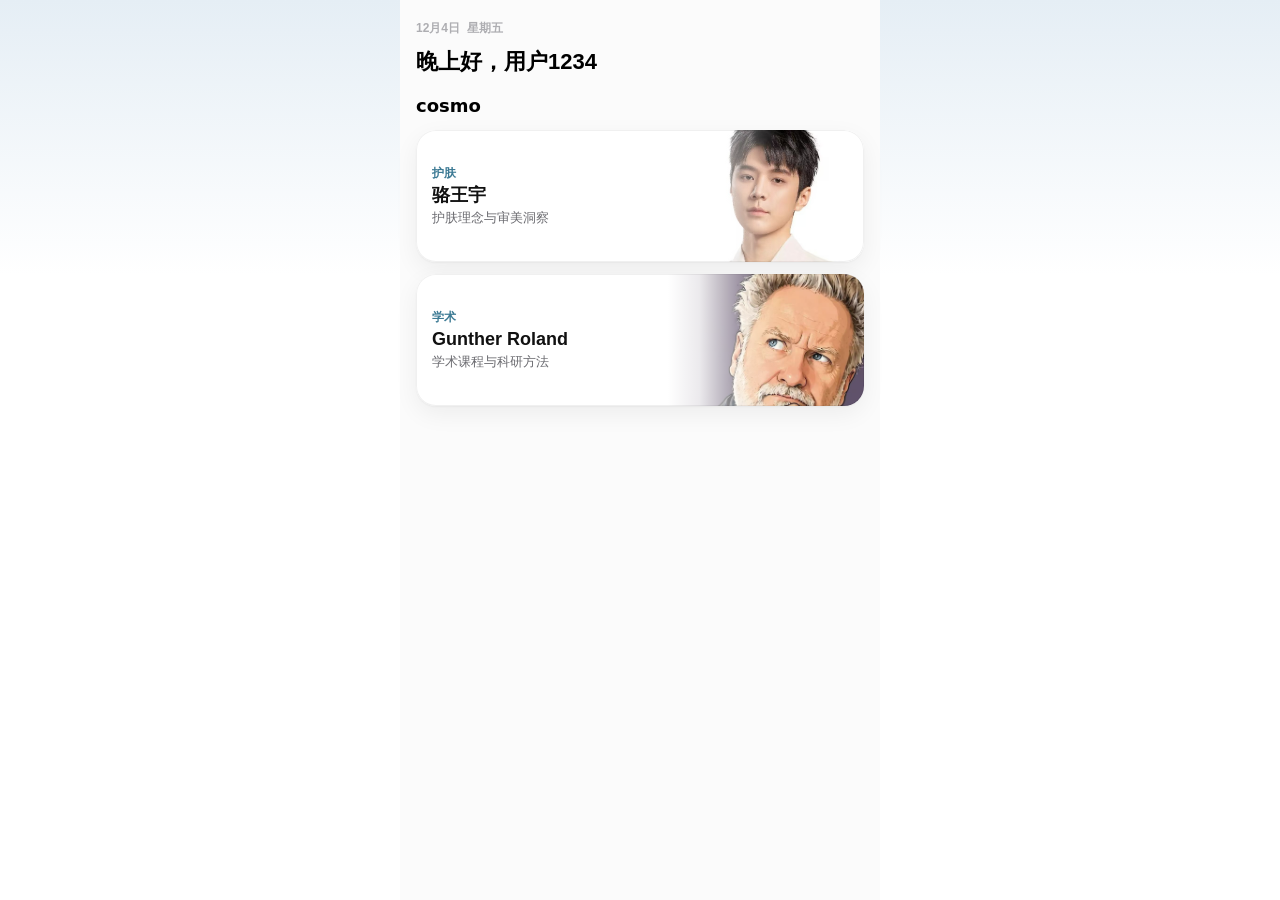
<file: luo/index.html>
<!DOCTYPE html>
<html lang="zh-CN">
<head>
  <meta charset="UTF-8" />
  <meta name="viewport" content="width=device-width, initial-scale=1, viewport-fit=cover" />
  <meta name="color-scheme" content="light" />
  <meta name="theme-color" content="#e5eef5" />
  <meta name="apple-mobile-web-app-capable" content="yes" />
  <meta name="mobile-web-app-capable" content="yes" />
  <meta name="apple-mobile-web-app-status-bar-style" content="black-translucent" />
  <title>骆王宇 · symbion.</title>
  <link rel="stylesheet" href="app.css?v=195" />
</head>
<body>
  <div class="phone" id="app"></div>
  <p class="toast" id="toast" hidden></p>
  <script src="app.js?v=135"></script>
</body>
</html>
</file>
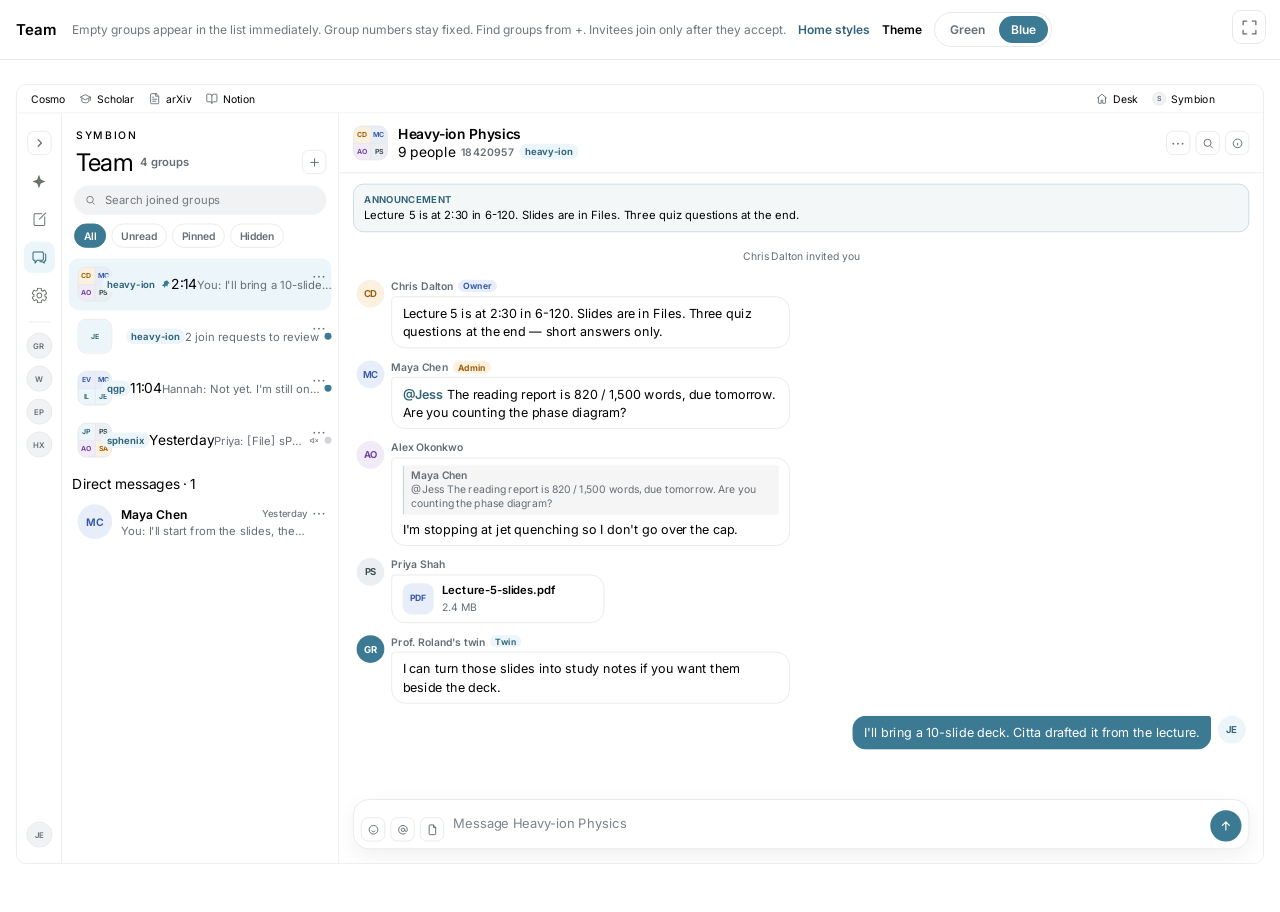
<file: H2-B-team.html>
<!doctype html>
<html lang="en">
<head>
<meta charset="utf-8">
<meta name="viewport" content="width=device-width, initial-scale=1">
<title>Team · Symbion</title>
<link rel="preconnect" href="https://fonts.googleapis.com">
<link rel="preconnect" href="https://fonts.gstatic.com" crossorigin>
<link href="https://fonts.googleapis.com/css2?family=Inter:wght@300;400;500;600;700&family=Noto+Sans+SC:wght@300;400;500;600;700&display=swap" rel="stylesheet">
<script>try{if(localStorage.getItem('h2-theme')==='blue')document.documentElement.dataset.theme='blue'}catch(e){}</script>
<style>
  :root {
    --ink: #1c1f1d;
    --ink-rgb: 28, 31, 29;
    --muted: #6b716d;
    --faint: #9aa09b;
    --placeholder: #7e857f;
    --line: #e3e7e2;
    --line-strong: #cfd4cf;
    --surface: #f0f1ee;
    --green: #008b68;
    --green-dark: #006b50;
    --green-bubble: #29a077;
    --green-tint: #e6f2eb;
    --green-tint-strong: #d4e8dc;
    --green-mist: #f0f7f3;
    --green-line: #b8dbc9;
    --green-wash: #f6faf6;
    --brand-rgb: 0, 139, 104;
    --rail-bg: #fbfcfb;
    --presenter-bg: rgba(247, 248, 246, .92);
    --amber-tint: #fbf1de;
    --amber: #9a5b07;
    --blue-tint: #e8eef9;
    --blue: #3559a8;
    --purple-tint: #f1eaf7;
    --purple: #6b3fa0;
    --slate-tint: #eceff1;
    --slate: #37474f;
    --toast: #1c1f1d;
    --canvas: #f7f8f6;
    --frame-bg: #fff;
    --shadow-sage: rgba(90, 120, 110, .10);
    --shadow-sage-deep: rgba(70, 100, 90, .14);
    --font: Inter, "Noto Sans SC", "PingFang SC", "Hiragino Sans GB", "Microsoft YaHei UI", "Microsoft YaHei", system-ui, sans-serif;
  }
  html[data-theme="blue"] {
    --ink: #000;
    --ink-rgb: 0, 0, 0;
    --muted: #656d76;
    --faint: #71777d;
    --placeholder: #7b838d;
    --line: #e6e8ec;
    --line-strong: #d0d4d8;
    --surface: #f1f2f4;
    --green: #3c7a94;
    --green-dark: #316479;
    --green-bubble: #3c7a94;
    --green-tint: #ebf5fa;
    --green-tint-strong: #d0e4ee;
    --green-mist: #f4f7f8;
    --green-line: #c5d6e0;
    --green-wash: #f4f8fa;
    --brand-rgb: 60, 122, 148;
    --rail-bg: #fff;
    --presenter-bg: rgba(255, 255, 255, .92);
    --canvas: #fff;
    --toast: #000;
    --shadow-sage: rgba(0, 0, 0, .06);
    --shadow-sage-deep: rgba(0, 0, 0, .10);
  }
  * { box-sizing: border-box; }
  [hidden] { display: none !important; }
  html, body { margin: 0; }
  body { background: var(--canvas); color: var(--ink); font-family: var(--font); -webkit-font-smoothing: antialiased; }
  button, input, textarea { font: inherit; color: inherit; }
  button { background: none; border: 0; padding: 0; cursor: pointer; }
  button:focus-visible, a:focus-visible, input:focus-visible, textarea:focus-visible { outline: 2px solid var(--green); outline-offset: 2px; }

  .presenter { position: sticky; top: 0; z-index: 50; background: var(--presenter-bg); backdrop-filter: blur(8px); border-bottom: 1px solid var(--line); padding: 12px 52px 12px 16px; display: flex; gap: 12px; align-items: center; flex-wrap: wrap; }
  .presenter h1 { font-size: 15px; font-weight: 600; margin: 0 4px 0 0; }
  .presenter .hint { font-size: 12px; color: var(--faint); }
  .presenter a { font-size: 12px; font-weight: 600; color: var(--green-dark); text-decoration: none; }
  .seg { display: inline-flex; background: #fff; border: 1px solid var(--line); border-radius: 999px; padding: 3px; gap: 2px; }
  .seg button { font-size: 12px; font-weight: 600; padding: 6px 12px; border-radius: 999px; color: var(--muted); }
  .seg button[aria-pressed="true"] { background: var(--green); color: #fff; }
  .theme-label { font-size: 12px; font-weight: 600; color: var(--ink); }

  .fs-toggle { position: fixed; top: 10px; right: 14px; z-index: 90; width: 34px; height: 34px; border-radius: 9px; border: 1px solid var(--line); background: rgba(255,255,255,.94); color: var(--muted); display: inline-flex; align-items: center; justify-content: center; }
  .fs-toggle:hover { color: var(--ink); }
  .fs-toggle svg { width: 17px; height: 17px; }
  .fs-toggle .fs-ico-exit, .fs-root:fullscreen .fs-toggle .fs-ico-enter, .fs-root:-webkit-full-screen .fs-toggle .fs-ico-enter { display: none; }
  .fs-root:fullscreen .fs-toggle .fs-ico-exit, .fs-root:-webkit-full-screen .fs-toggle .fs-ico-exit { display: block; }

  .stage { padding: 24px 16px 48px; }
  .scaler { width: 1440px; transform-origin: top left; }
  .frame { position: relative; width: 1440px; height: 900px; background: var(--frame-bg); border: 1px solid var(--line); border-radius: 12px; overflow: hidden; display: flex; flex-direction: column; }
  .osbar { display: flex; gap: 16px; align-items: center; padding: 8px 56px 8px 16px; border-bottom: 1px solid var(--line); font-size: 12px; color: var(--muted); background: var(--frame-bg); flex: none; }
  .osbar .sp { flex: 1; }
  .osbar-ico { width: 14px; height: 14px; display: block; }
  .osbar-bm, .osbar-app { display: inline-flex; align-items: center; gap: 6px; font-size: 12px; color: var(--ink); }
  .osbar-bm .osbar-ico, .osbar-app .osbar-ico { color: var(--muted); }
  .av-s { width: 16px; height: 16px; border-radius: 8px; background: var(--surface); border: 1px solid var(--line); display: inline-flex; align-items: center; justify-content: center; font-size: 8px; font-weight: 600; color: var(--muted); }

  .body { display: flex; flex: 1; min-height: 0; }
  .rail { width: 52px; border-right: 1px solid var(--line); padding: 16px 8px 18px; display: flex; flex-direction: column; align-items: center; gap: 8px; flex: none; background: var(--rail-bg); }
  .rail.is-open { width: 168px; align-items: stretch; padding: 16px 10px 18px; }
  .rail-top { display: flex; width: 100%; height: 36px; align-items: center; justify-content: center; }
  .rail.is-open .rail-top { justify-content: flex-end; }
  .rail .r { width: 36px; height: 36px; border-radius: 10px; display: flex; align-items: center; justify-content: center; color: #6b726c; text-decoration: none; }
  .rail.is-open .r[data-rail] { width: 100%; justify-content: flex-start; padding: 0 10px; gap: 10px; }
  .rail .rail-lab { display: none; font-size: 14px; font-weight: 500; }
  .rail.is-open .rail-lab { display: inline; }
  .rail .rail-ico { width: 18px; height: 18px; display: block; flex: none; }
  .rail .rail-ico-spark { width: 15px; height: 15px; }
  .rail .rail-ico-chev { width: 14px; height: 14px; }
  .rail .r.o { border: 1px solid var(--line); background: #fff; width: 28px; height: 28px; border-radius: 8px; }
  .rail .r.o .rail-ico-chev { transform: scaleX(-1); }
  .rail.is-open .r.o .rail-ico-chev { transform: none; }
  .rail .r.o .rail-ico-panel { display: none; }
  .rail .r.on { background: var(--green-tint); color: var(--green-dark); }
  .rail .r[data-rail]:hover:not(.on) { background: rgba(var(--ink-rgb), .04); color: var(--ink); }
  .rail .div { width: 24px; height: 1px; margin: 4px 0; background: var(--line); }
  .rail.is-open .div { width: auto; margin: 4px 8px; }
  .rail .p { width: 30px; height: 30px; border-radius: 15px; background: var(--surface); border: 1px solid var(--line); display: flex; align-items: center; justify-content: center; font-size: 9px; font-weight: 600; color: var(--muted); align-self: center; }
  .rail.is-open .p { align-self: flex-start; margin-left: 10px; }

  .team { flex: 1; min-width: 0; display: flex; min-height: 0; background: var(--frame-bg); }
  .list { width: 320px; flex: none; border-right: 1px solid var(--line); display: flex; flex-direction: column; min-height: 0; background: #fff; }
  .list-brand { padding: 18px 16px 0; font-size: 12px; font-weight: 500; letter-spacing: .18em; color: var(--ink); }
  .list-title { display: flex; align-items: center; gap: 8px; padding: 6px 14px 10px 16px; }
  .list-title h2 { margin: 0; font-size: 28px; font-weight: 400; letter-spacing: -.4px; }
  .gcount { margin-right: auto; font-size: 13px; font-weight: 600; color: var(--muted); }
  .icon-btn { width: 28px; height: 28px; border-radius: 8px; border: 1px solid var(--line); background: #fff; color: var(--muted); display: inline-flex; align-items: center; justify-content: center; }
  .icon-btn:hover, .icon-btn[aria-expanded="true"], .icon-btn[aria-pressed="true"] { border-color: var(--green-line); color: var(--green-dark); background: var(--green-wash); }
  .icon-btn svg { width: 15px; height: 15px; display: block; }
  .plus-wrap { position: relative; }
  .menu { position: absolute; top: calc(100% + 6px); right: 0; width: 248px; padding: 6px; background: #fff; border: 1px solid var(--line); border-radius: 12px; box-shadow: 0 10px 28px rgba(20, 24, 28, .12); z-index: 5; }
  .menu button { display: flex; width: 100%; align-items: center; gap: 8px; text-align: left; padding: 8px 10px; border-radius: 8px; font-size: 13px; font-weight: 500; }
  .menu button:hover { background: var(--green-mist); }
  .menu button svg { width: 16px; height: 16px; color: var(--green-dark); flex: none; }
  .menu p { margin: 4px 8px 6px; font-size: 12px; line-height: 1.45; color: var(--muted); }
  .search { display: flex; align-items: center; gap: 8px; margin: 0 14px 10px; background: var(--surface); border-radius: 999px; padding: 8px 12px; }
  .search svg { width: 14px; height: 14px; color: var(--faint); flex: none; }
  .search input { flex: 1; min-width: 0; border: 0; background: transparent; outline: none; font-size: 13px; }
  .search input::placeholder { color: var(--faint); }
  .filters { display: flex; flex-wrap: wrap; gap: 6px; padding: 0 14px 12px; }
  .filters button { height: 28px; padding: 0 10px; border-radius: 999px; border: 1px solid var(--line); background: #fff; color: var(--muted); font-size: 12px; font-weight: 600; }
  .filters button[aria-pressed="true"] { background: var(--green); border-color: var(--green); color: #fff; }
  .rows { flex: 1; overflow: auto; padding: 0 8px 12px; }
  .row { position: relative; width: 100%; display: flex; align-items: center; border-radius: 12px; }
  .row-hit { flex: 1; min-width: 0; display: flex; gap: 10px; align-items: center; text-align: left; padding: 10px 28px 10px 10px; border-radius: 12px; }
  .row:hover { background: rgba(var(--ink-rgb), .04); }
  .row.on { background: var(--green-tint); }
  .row-more { position: absolute; right: 4px; top: 8px; width: 22px; height: 22px; border-radius: 6px; color: var(--muted); }
  .row-more:hover { background: #fff; color: var(--ink); }
  .face { width: 40px; height: 40px; flex: none; }
  .mosaic { width: 40px; height: 40px; border-radius: 10px; display: grid; grid-template-columns: 1fr 1fr; grid-template-rows: 1fr 1fr; gap: 1px; overflow: hidden; background: var(--line); border: 1px solid var(--line); }
  .mosaic[data-n="1"] { grid-template-columns: 1fr; grid-template-rows: 1fr; }
  .mosaic[data-n="2"] { grid-template-rows: 1fr; }
  .mosaic[data-n="3"] i:first-child { grid-column: 1 / -1; }
  .mosaic i, .av { display: flex; align-items: center; justify-content: center; font-size: 8px; font-weight: 650; font-style: normal; letter-spacing: -.02em; }
  .av { width: 40px; height: 40px; border-radius: 20px; font-size: 12px; }
  .av.sm { width: 32px; height: 32px; border-radius: 16px; font-size: 11px; }
  .hue-green { background: var(--green-tint); color: var(--green-dark); }
  .hue-blue { background: var(--blue-tint); color: var(--blue); }
  .hue-amber { background: var(--amber-tint); color: var(--amber); }
  .hue-purple { background: var(--purple-tint); color: var(--purple); }
  .hue-slate { background: var(--slate-tint); color: var(--slate); }
  .hue-twin { background: var(--green); color: #fff; }
  .row-body { flex: 1; min-width: 0; display: flex; flex-direction: column; gap: 2px; }
  .row-top, .row-bot { display: flex; align-items: center; gap: 6px; min-width: 0; }
  .row-top strong { flex: 1; min-width: 0; overflow: hidden; text-overflow: ellipsis; white-space: nowrap; font-size: 14px; font-weight: 600; }
  .row-top time, .row-top .tag, .row-top .pin { flex: none; }
  .row-top time, .row-bot em { font-style: normal; color: var(--faint); font-size: 11px; font-weight: 500; }
  .row-bot em { flex: 1; min-width: 0; overflow: hidden; text-overflow: ellipsis; white-space: nowrap; font-size: 13px; color: var(--muted); font-weight: 400; }
  .pin { width: 12px; height: 12px; color: var(--green); flex: none; }
  .badge { min-width: 18px; height: 18px; padding: 0 5px; border-radius: 999px; background: var(--green); color: #fff; font-size: 11px; font-weight: 600; display: inline-flex; align-items: center; justify-content: center; }
  .dot { width: 8px; height: 8px; border-radius: 4px; background: var(--green); flex: none; }
  .dot.quiet { background: var(--line-strong); }
  .slug-btn { flex: none; border: 0; background: var(--green-tint); color: var(--green-dark); border-radius: 999px; padding: 0 6px; font-size: 11px; font-weight: 650; line-height: 18px; }
  .slug-btn.on { background: var(--green); color: #fff; }
  .head-face { position: relative; width: 40px; height: 40px; flex: none; overflow: visible; background: none; }
  .req-badge { position: absolute; top: -5px; right: -5px; min-width: 16px; height: 16px; padding: 0 4px; border-radius: 8px; background: var(--green); color: #fff; font-size: 10px; font-weight: 700; display: inline-flex; align-items: center; justify-content: center; border: 2px solid #fff; }
  .subline { display: flex; flex-wrap: wrap; gap: 6px; align-items: center; }
  .num-btn { border: 0; color: var(--muted); font-size: 12px; font-weight: 600; letter-spacing: .04em; }
  .mute { width: 13px; height: 13px; color: var(--faint); flex: none; }
  .empty { margin: 18px 12px; font-size: 13px; line-height: 1.45; color: var(--muted); }

  .thread { flex: 1; min-width: 0; display: flex; flex-direction: column; min-height: 0; background: var(--canvas); }
  .thread-head { flex: none; display: flex; align-items: center; gap: 12px; padding: 14px 16px; background: #fff; border-bottom: 1px solid var(--line); }
  .thread-head h2 { margin: 0; font-size: 16px; font-weight: 600; }
  .thread-head p, .from { margin: 2px 0 0; font-size: 12px; color: var(--muted); }
  .from { color: var(--green-dark); font-weight: 600; }
  .head-actions { margin-left: auto; display: flex; gap: 6px; }
  .chat-search { display: flex; gap: 8px; align-items: center; padding: 8px 16px; background: #fff; border-bottom: 1px solid var(--line); }
  .chat-search input { flex: 1; border: 0; background: var(--surface); border-radius: 999px; padding: 8px 12px; font-size: 13px; outline: none; }
  .announce { display: flex; flex-direction: column; align-items: stretch; gap: 2px; width: calc(100% - 32px); margin: 12px 16px 0; padding: 10px 12px; border-radius: 12px; background: var(--green-mist); border: 1px solid var(--green-line); text-align: left; color: var(--ink); }
  .announce b { font-size: 11px; letter-spacing: .04em; color: var(--green-dark); font-weight: 650; }
  .announce span { min-width: 0; font-size: 13px; line-height: 1.4; color: var(--ink); }
  .announce.clip span { white-space: nowrap; overflow: hidden; text-overflow: ellipsis; }
  .log { flex: 1; overflow: auto; padding: 16px 20px 8px; display: flex; flex-direction: column; gap: 14px; }
  .sys { align-self: center; max-width: 440px; margin: 0; padding: 4px 10px; border-radius: 999px; background: rgba(255,255,255,.7); color: var(--muted); font-size: 12px; line-height: 1.4; text-align: center; }
  .msg { display: flex; gap: 8px; align-items: flex-start; max-width: 100%; }
  .msg.mine { flex-direction: row-reverse; }
  .msg-col { display: flex; flex-direction: column; gap: 4px; max-width: min(68%, 460px); position: relative; }
  .msg.mine .msg-col { align-items: flex-end; }
  .msg-name { display: flex; align-items: center; gap: 6px; font-size: 12px; font-weight: 600; color: var(--muted); }
  .tag { font-size: 10px; font-weight: 650; letter-spacing: .02em; padding: 1px 6px; border-radius: 999px; background: var(--green-tint); color: var(--green-dark); }
  .tag.admin { background: var(--amber-tint); color: var(--amber); }
  .tag.owner { background: var(--blue-tint); color: var(--blue); }
  .bubble { padding: 8px 12px; border-radius: 4px 16px 16px 16px; background: #fff; border: 1px solid var(--line); font-size: 14.5px; line-height: 1.45; text-align: left; }
  .msg.mine .bubble { border-radius: 16px 4px 16px 16px; background: var(--green-bubble); border-color: transparent; color: #fff; }
  .at { color: var(--green-dark); font-weight: 600; }
  .msg.mine .at { color: #e7fff5; }
  .qref { display: block; width: 100%; margin: 0 0 6px; padding: 4px 8px; border-left: 2px solid var(--green-line); border-radius: 2px; background: rgba(var(--ink-rgb), .04); color: var(--muted); font-size: 12px; line-height: 1.35; text-align: left; cursor: pointer; }
  .msg.mine .qref { border-left-color: rgba(255,255,255,.7); background: rgba(255,255,255,.16); color: rgba(255,255,255,.88); }
  .qref b { display: block; font-weight: 600; }
  .filechip { display: flex; gap: 10px; align-items: center; min-width: 220px; text-align: left; }
  .filechip i { width: 36px; height: 36px; border-radius: 10px; background: var(--blue-tint); color: var(--blue); display: flex; align-items: center; justify-content: center; font-size: 10px; font-weight: 700; font-style: normal; flex: none; }
  .msg.mine .filechip i { background: rgba(255,255,255,.2); color: #fff; }
  .filechip b { display: block; font-size: 13px; font-weight: 600; }
  .filechip small { display: block; margin-top: 2px; font-size: 12px; color: var(--muted); }
  .msg.mine .filechip small { color: rgba(255,255,255,.8); }
  .act { position: absolute; top: 0; right: 0; height: 22px; padding: 0 8px; border-radius: 999px; border: 1px solid var(--line); background: #fff; color: var(--muted); font-size: 12px; font-weight: 600; opacity: 0; }
  .msg.mine .act { right: auto; left: 0; }
  .msg:hover .act, .msg:focus-within .act { opacity: 1; }
  .act:hover { color: var(--green-dark); border-color: var(--green-line); }
  mark { background: var(--amber-tint); color: inherit; border-radius: 2px; }
  .person:hover, .av:hover, .mosaic:hover { box-shadow: 0 0 0 2px var(--green-line); }
  .log .av { cursor: pointer; }

  .composer { flex: none; padding: 8px 16px 16px; }
  .quote-bar { display: flex; align-items: center; gap: 8px; margin-bottom: 8px; padding: 8px 10px; border-radius: 12px; background: #fff; border: 1px solid var(--line); }
  .quote-bar div { flex: 1; min-width: 0; }
  .quote-bar b { display: block; font-size: 12px; color: var(--green-dark); }
  .quote-bar span { display: block; font-size: 12px; color: var(--muted); white-space: nowrap; overflow: hidden; text-overflow: ellipsis; }
  .box { display: flex; align-items: flex-end; gap: 6px; padding: 8px; background: #fff; border: 1px solid var(--line); border-radius: 18px; box-shadow: 0 8px 24px var(--shadow-sage); }
  .box textarea { flex: 1; min-height: 40px; max-height: 120px; resize: none; border: 0; outline: none; padding: 8px 4px; font-size: 15px; line-height: 1.4; background: transparent; }
  .box textarea::placeholder { color: var(--placeholder); }
  .send { width: 36px; height: 36px; border-radius: 18px; background: var(--green); color: #fff; display: inline-flex; align-items: center; justify-content: center; flex: none; }
  .send:hover { background: var(--green-dark); }
  .send svg { width: 16px; height: 16px; }
  .mention { position: absolute; left: 24px; bottom: 78px; width: 260px; padding: 6px; background: #fff; border: 1px solid var(--line); border-radius: 12px; box-shadow: 0 10px 28px rgba(20, 24, 28, .12); z-index: 6; }
  .mention button { display: flex; width: 100%; align-items: center; gap: 8px; padding: 6px 8px; border-radius: 8px; text-align: left; }
  .mention button.on, .mention button:hover:not(:disabled) { background: var(--green-mist); }
  .mention button:disabled { color: var(--faint); cursor: default; }
  .mention small { margin-left: auto; color: var(--faint); font-size: 11px; }
  .emoji { position: absolute; left: 24px; bottom: 78px; display: flex; gap: 4px; padding: 8px; background: #fff; border: 1px solid var(--line); border-radius: 12px; box-shadow: 0 10px 28px rgba(20, 24, 28, .12); z-index: 6; }
  .emoji button { width: 32px; height: 32px; border-radius: 8px; font-size: 18px; }
  .emoji button:hover { background: var(--green-mist); }
  .thread { position: relative; }

  .panel { width: 300px; flex: none; border-left: 1px solid var(--line); background: #fff; overflow: auto; padding: 16px 16px 28px; }
  .panel h3 { margin: 0 0 4px; font-size: 15px; font-weight: 600; }
  .panel .lead { margin: 0 0 12px; font-size: 12px; line-height: 1.45; color: var(--muted); }
  .members { display: grid; grid-template-columns: repeat(4, minmax(0, 1fr)); gap: 10px 6px; margin: 8px 0 16px; }
  .member { display: flex; flex-direction: column; align-items: center; gap: 4px; min-width: 0; }
  .member span { max-width: 100%; overflow: hidden; text-overflow: ellipsis; white-space: nowrap; font-size: 11px; color: var(--muted); }
  .block { padding: 12px 0; border-top: 1px solid var(--line); }
  .block h4 { margin: 0 0 6px; font-size: 12px; font-weight: 650; letter-spacing: .04em; color: var(--faint); }
  .block p { margin: 0; font-size: 13px; line-height: 1.45; }
  .file-row { width: 100%; display: flex; gap: 8px; align-items: center; text-align: left; padding: 8px 0; }
  .file-row i { width: 32px; height: 32px; border-radius: 8px; background: var(--blue-tint); color: var(--blue); display: flex; align-items: center; justify-content: center; font-size: 9px; font-weight: 700; font-style: normal; flex: none; }
  .file-row b { display: block; font-size: 13px; font-weight: 600; }
  .file-row small { color: var(--muted); font-size: 12px; }
  .rowline { display: flex; align-items: center; justify-content: space-between; gap: 12px; padding: 10px 0; border-top: 1px solid var(--line); font-size: 14px; }
  .switch { width: 36px; height: 22px; border-radius: 999px; background: var(--line-strong); position: relative; flex: none; }
  .switch[aria-pressed="true"] { background: var(--green); }
  .switch i { position: absolute; top: 2px; left: 2px; width: 18px; height: 18px; border-radius: 50%; background: #fff; transition: transform .15s; }
  .switch[aria-pressed="true"] i { transform: translateX(14px); }
  .nick { display: flex; flex-direction: column; gap: 6px; padding: 10px 0; border-top: 1px solid var(--line); font-size: 12px; color: var(--muted); }
  .nick input, .field input { border: 1px solid var(--line); border-radius: 10px; padding: 8px 10px; font-size: 14px; outline: none; background: #fff; }
  .nick input:focus, .field input:focus { border-color: var(--green-line); }
  .code { display: flex; align-items: center; justify-content: space-between; gap: 8px; }
  .code b { letter-spacing: .08em; font-size: 14px; }
  .text-btn { font-size: 13px; font-weight: 600; color: var(--green-dark); }
  .danger { margin-top: 8px; font-size: 13px; font-weight: 600; color: var(--muted); }
  .danger:hover { color: var(--ink); }
  .who-card .av { width: 56px; height: 56px; border-radius: 28px; font-size: 16px; }

  .modal { position: absolute; inset: 0; z-index: 20; background: rgba(28, 31, 29, .28); display: flex; align-items: center; justify-content: center; padding: 24px; }
  .sheet { width: min(480px, 100%); max-height: min(640px, 100%); overflow: auto; background: #fff; border-radius: 16px; border: 1px solid var(--line); box-shadow: 0 16px 40px var(--shadow-sage-deep); padding: 18px 18px 16px; }
  .sheet h2 { margin: 0 36px 4px 0; font-size: 18px; font-weight: 600; }
  .sheet .lead { margin: 0 0 14px; font-size: 13px; line-height: 1.45; color: var(--muted); }
  .sheet-x { position: absolute; }
  .sheet-head { display: flex; align-items: flex-start; justify-content: space-between; gap: 12px; }
  .field { display: flex; flex-direction: column; gap: 6px; margin-bottom: 12px; font-size: 12px; font-weight: 600; color: var(--muted); }
  .picks { display: flex; flex-direction: column; gap: 2px; max-height: 280px; overflow: auto; margin-bottom: 8px; }
  .pick { display: flex; align-items: center; gap: 8px; padding: 6px; border-radius: 10px; text-align: left; }
  .pick:hover, .pick[aria-pressed="true"] { background: var(--green-mist); }
  .pick .av { width: 32px; height: 32px; border-radius: 16px; font-size: 11px; }
  .pick b { display: block; font-size: 13px; }
  .pick small { color: var(--muted); font-size: 12px; }
  .pick .tick { margin-left: auto; width: 18px; height: 18px; border-radius: 9px; border: 1px solid var(--line-strong); }
  .pick[aria-pressed="true"] .tick { background: var(--green); border-color: var(--green); box-shadow: inset 0 0 0 2px #fff; }
  .err { min-height: 18px; margin: 0 0 8px; font-size: 12px; color: var(--amber); }
  .sheet-actions { display: flex; justify-content: flex-end; gap: 8px; }
  .btn { height: 34px; padding: 0 14px; border-radius: 999px; border: 1px solid var(--line); background: #fff; font-size: 13px; font-weight: 600; }
  .btn.go { background: var(--green); border-color: var(--green); color: #fff; }
  .btn.go:hover { background: var(--green-dark); }
  .btn.go:disabled { background: var(--green-tint-strong); border-color: transparent; color: #fff; cursor: default; }
  .card { position: absolute; z-index: 25; width: 260px; padding: 14px; background: #fff; border: 1px solid var(--line); border-radius: 16px; box-shadow: 0 10px 28px rgba(20, 24, 28, .12); }
  .card .id { display: flex; gap: 10px; align-items: center; }
  .card .av { width: 44px; height: 44px; border-radius: 22px; font-size: 13px; }
  .card strong { display: block; font-size: 14px; }
  .card .role { font-size: 12px; color: var(--muted); }
  .card p { margin: 10px 0; font-size: 12px; line-height: 1.45; color: var(--muted); }
  .card .btn { width: 100%; }
  .toast { position: absolute; left: 50%; bottom: 96px; transform: translateX(-50%) translateY(6px); background: var(--toast); color: #fff; border-radius: 10px; padding: 10px 14px; font-size: 13px; opacity: 0; pointer-events: none; transition: .18s; z-index: 30; max-width: 420px; }
  .toast.on { opacity: 1; transform: translateX(-50%); }
  .rail-spacer { flex: 1; min-height: 12px; }
  .acct { position: relative; margin-top: 4px; }
  .account-menu { position: absolute; left: calc(100% + 8px); bottom: 0; width: 232px; padding: 6px; background: #fff; border: 1px solid var(--line); border-radius: 12px; box-shadow: 0 10px 28px rgba(20, 24, 28, .12); z-index: 40; }
  .account-menu button { display: flex; width: 100%; align-items: center; gap: 8px; text-align: left; padding: 8px 10px; border-radius: 8px; font-size: 13px; font-weight: 500; }
  .account-menu button:hover { background: var(--green-mist); }
  .account-menu hr { border: 0; border-top: 1px solid var(--line); margin: 6px 4px; }
  .account-menu .fold { padding: 0 10px 8px; font-size: 12px; line-height: 1.45; color: var(--muted); }
  .account-menu .fold input { width: 100%; margin-top: 4px; }
  .account-menu .is-out { color: var(--muted); }
  .ctx { position: absolute; z-index: 35; width: 280px; top: auto; right: auto; }
  .ctx .note { margin: 4px 8px 6px; font-size: 12px; line-height: 1.45; color: var(--muted); }
  .gsearch { position: relative; min-width: 180px; }
  .gsearch input { width: 180px; border: 0; background: var(--surface); border-radius: 999px; padding: 7px 12px; font-size: 12px; outline: none; }
  .gresults { position: absolute; top: calc(100% + 6px); left: 0; width: 280px; padding: 6px; background: #fff; border: 1px solid var(--line); border-radius: 12px; box-shadow: 0 10px 28px rgba(20, 24, 28, .12); z-index: 30; }
  .gresults button { display: block; width: 100%; text-align: left; padding: 8px 10px; border-radius: 8px; }
  .gresults button:hover { background: var(--green-mist); }
  .gresults b { display: block; font-size: 13px; }
  .gresults small { color: var(--muted); font-size: 12px; }
  .email-row { display: flex; gap: 6px; align-items: flex-start; margin-bottom: 6px; }
  .email-row .grow { flex: 1; min-width: 0; }
  .email-row input, .field input, .field textarea, .nick input, .field select { border: 1px solid var(--line); border-radius: 10px; padding: 8px 10px; font-size: 14px; outline: none; background: #fff; width: 100%; }
  .email-row input.invalid { border-color: #c45c4a; }
  .row-err { min-height: 16px; margin-top: 2px; font-size: 12px; color: #a33b32; }
  .checkline { display: flex; align-items: center; gap: 8px; margin: 8px 0; font-size: 13px; }
  .checkline input { width: 16px; height: 16px; accent-color: var(--green); }
  .finder-filter { display: flex; align-items: center; gap: 8px; margin: 0 0 10px; padding: 6px 10px; border-radius: 10px; background: var(--green-mist); font-size: 13px; }
  .finder-card { display: flex; gap: 10px; align-items: flex-start; padding: 10px 0; border-top: 1px solid var(--line); }
  .finder-card h3 { margin: 0; font-size: 14px; }
  .finder-card p, .finder-card .meta { margin: 2px 0 0; font-size: 12px; color: var(--muted); }
  .finder-card .act { margin-left: auto; flex: none; }
  .finder-empty { padding: 18px 4px; font-size: 13px; line-height: 1.5; color: var(--muted); }
  .copy-preview { white-space: pre-wrap; padding: 12px; border: 1px solid var(--line); border-radius: 10px; font-size: 13px; line-height: 1.55; background: var(--surface); }
  .field textarea { min-height: 64px; resize: vertical; }
  .mhead { display: flex; align-items: center; justify-content: space-between; gap: 8px; }
  .mrow { display: flex; flex-wrap: wrap; align-items: center; gap: 6px; padding: 8px 0; border-top: 1px solid var(--line); }
  .mopen { display: flex; align-items: center; gap: 8px; min-width: 0; flex: 1; text-align: left; }
  .mopen b { display: block; font-size: 13px; }
  .mopen small { display: block; color: var(--muted); font-size: 11px; }
  .mrow select, .mrow .title-in { height: 28px; border: 1px solid var(--line); border-radius: 8px; font-size: 12px; background: #fff; }
  .mrow .title-in { width: 72px; padding: 0 6px; }
  .invite { padding: 8px 0; border-top: 1px solid var(--line); font-size: 13px; }
  .invite small { display: block; color: var(--muted); font-size: 12px; }
  .invite .rowline { border-top: 0; padding: 6px 0 0; }
  .mini { font-size: 12px; font-weight: 600; color: var(--green-dark); }
  .panel .search { margin: 8px 0; }
  .fs-root:fullscreen, .fs-root:-webkit-full-screen { width: 100%; height: 100%; background: #fff; }
  .fs-root:fullscreen .stage, .fs-root:-webkit-full-screen .stage { padding: 0; height: 100%; overflow: hidden; }
  .fs-root:fullscreen .scaler, .fs-root:-webkit-full-screen .scaler { height: 100%; }
  .fs-root:fullscreen .frame, .fs-root:-webkit-full-screen .frame { border: 0; border-radius: 0; }
</style>
</head>
<body>
<div class="presenter">
  <h1>Team</h1>
  <span class="hint">Empty groups appear in the list immediately. Group numbers stay fixed. Find groups from +. Invitees join only after they accept.</span>
  <a href="H2-B-switching-twin-prototype.html#citta=expanded">Home styles</a>
  <span class="theme-label">Theme</span>
  <div class="seg" role="group" aria-label="Theme color">
    <button type="button" data-theme-pick="green" aria-pressed="true">Green</button>
    <button type="button" data-theme-pick="blue" aria-pressed="false">Blue</button>
  </div>
</div>

<div class="fs-root" id="fsRoot">
<button type="button" class="fs-toggle" id="fsToggle" aria-label="Enter fullscreen">
  <svg class="fs-ico-enter" viewBox="0 0 24 24" fill="none" stroke="currentColor" stroke-width="1.8" stroke-linecap="round" stroke-linejoin="round" aria-hidden="true"><path d="M8 3H3v5M16 3h5v5M8 21H3v-5M16 21h5v-5"/></svg>
  <svg class="fs-ico-exit" viewBox="0 0 24 24" fill="none" stroke="currentColor" stroke-width="1.8" stroke-linecap="round" stroke-linejoin="round" aria-hidden="true"><path d="M3 8h5V3M16 3v5h5M3 16h5v5M16 21v-5h5"/></svg>
</button>
<div class="stage">
<div class="scaler" id="scaler">
<div class="frame" id="frame">
  <div class="osbar" aria-label="Bookmarks and applications">
    <button type="button" class="osbar-bm" data-osbar="Cosmo">Cosmo</button>
    <button type="button" class="osbar-bm" data-osbar="Scholar"><svg class="osbar-ico" viewBox="0 0 24 24" fill="none" stroke="currentColor" stroke-width="1.8" stroke-linecap="round" stroke-linejoin="round" aria-hidden="true"><path d="M22 9 12 4 2 9l10 5 10-5Zm-17 3v5c0 1.5 3 3 7 3s7-1.5 7-3v-5M22 9v6"/></svg>Scholar</button>
    <button type="button" class="osbar-bm" data-osbar="arXiv"><svg class="osbar-ico" viewBox="0 0 24 24" fill="none" stroke="currentColor" stroke-width="1.8" stroke-linecap="round" stroke-linejoin="round" aria-hidden="true"><path d="M15 2H6a2 2 0 0 0-2 2v16a2 2 0 0 0 2 2h12a2 2 0 0 0 2-2V7l-5-5Zm-1 0v5h5M8 13h8M8 17h6M8 9h2"/></svg>arXiv</button>
    <button type="button" class="osbar-bm" data-osbar="Notion"><svg class="osbar-ico" viewBox="0 0 24 24" fill="none" stroke="currentColor" stroke-width="1.8" stroke-linecap="round" stroke-linejoin="round" aria-hidden="true"><path d="M12 7v14M3 18a1 1 0 0 1-1-1V4a1 1 0 0 1 1-1h5a4 4 0 0 1 4 4 4 4 0 0 1 4-4h5a1 1 0 0 1 1 1v13a1 1 0 0 1-1 1h-6a3 3 0 0 0-3 3 3 3 0 0 0-3-3z"/></svg>Notion</button>
    <span class="sp"></span>
    <button type="button" class="osbar-app" data-osbar="Desk"><svg class="osbar-ico" viewBox="0 0 24 24" fill="none" stroke="currentColor" stroke-width="1.8" stroke-linecap="round" stroke-linejoin="round" aria-hidden="true"><path d="M3 10.5 12 3l9 7.5"/><path d="M5 9.8V20a1 1 0 0 0 1 1h4.5v-6h3v6H18a1 1 0 0 0 1-1V9.8"/></svg>Desk</button>
    <button type="button" class="osbar-app" data-osbar="Symbion"><span class="av-s" aria-hidden="true">S</span>Symbion</button>
  </div>
  <div class="body">
    <nav class="rail" aria-label="Primary" id="rail">
      <div class="rail-top">
        <button type="button" class="r o" id="railExpand" aria-label="Expand rail" aria-expanded="false"><svg class="rail-ico rail-ico-chev" viewBox="0 0 24 24" fill="none" aria-hidden="true"><path d="M14.5 5.5L8 12l6.5 6.5" stroke="currentColor" stroke-width="2.6" stroke-linecap="round" stroke-linejoin="round"/></svg></button>
      </div>
      <a class="r" data-rail="cosmo" href="H2-B-switching-twin-prototype.html#citta=expanded" aria-label="Cosmo"><svg class="rail-ico rail-ico-spark" viewBox="0 0 1024 1024" aria-hidden="true"><path d="M538.112 38.4c-15.36-44.544-39.936-44.544-55.296 0l-84.992 250.88c-14.848 44.544-64 93.184-108.032 108.544L40.448 482.816c-44.544 15.36-44.544 39.936 0 55.296l247.808 86.016c44.544 15.36 93.184 64.512 108.544 108.544l86.528 251.392c15.36 44.544 39.936 44.544 55.296 0l84.48-249.856c14.848-44.544 63.488-93.184 108.032-108.544l252.928-86.528c44.544-15.36 44.544-39.936 0-54.784l-248.832-83.968c-44.544-14.848-93.184-63.488-108.544-108.032-1.536-0.512-88.576-253.952-88.576-253.952z" fill="currentColor"/></svg><span class="rail-lab">Cosmo</span></a>
      <a class="r" data-rail="post" href="H2-B-switching-twin-prototype.html#citta=expanded" aria-label="Post"><svg class="rail-ico" viewBox="0 0 1024 1024" aria-hidden="true"><path d="M800 960H224c-52.928 0-96-43.072-96-96V224c0-52.928 43.072-96 96-96h448c17.696 0 32 14.336 32 32s-14.304 32-32 32H224c-17.632 0-32 14.368-32 32v640c0 17.664 14.368 32 32 32h576c17.664 0 32-14.336 32-32V352c0-17.664 14.304-32 32-32s32 14.336 32 32v512c0 52.928-43.072 96-96 96zM511.68 542.72c-8.256 0-16.512-3.168-22.752-9.504-12.416-12.576-12.32-32.832 0.256-45.248L907.488 74.24c12.608-12.448 32.832-12.288 45.248 0.256 12.448 12.576 12.32 32.832-0.256 45.248L534.176 533.472c-6.24 6.176-14.368 9.248-22.496 9.248z" fill="currentColor"/></svg><span class="rail-lab">Post</span></a>
      <button type="button" class="r on" data-rail="team" aria-label="Team" aria-current="page"><svg class="rail-ico" viewBox="0 0 1024 1024" aria-hidden="true"><path d="M704 732.8c51.2 0 96-41.6 96-96V224c0-51.2-41.6-96-96-96H156.8c-51.2 0-96 41.6-96 96v412.8c0 51.2 41.6 96 96 96H192v160c0 12.8 9.6 25.6 22.4 32H224c9.6 0 19.2-3.2 25.6-12.8l131.2-179.2H704zM233.6 672c-3.2-3.2-9.6-3.2-12.8-3.2h-64c-16 0-32-12.8-32-32V224c0-16 12.8-32 32-32H704c16 0 32 12.8 32 32v412.8c0 16-12.8 32-32 32H364.8 355.2c-3.2 3.2-3.2 3.2-6.4 3.2s-3.2 3.2-6.4 3.2l-3.2 3.2s-3.2 0-3.2 3.2L256 796.8V704c0-16-9.6-25.6-22.4-32z" fill="currentColor"/><path d="M864 252.8c-19.2 0-32 12.8-32 32s16 32 32 32 32 12.8 32 32v348.8c0 19.2-16 25.6-32 25.6h-32c-19.2 0-32 12.8-32 32v3.2c0 3.2-3.2 6.4-3.2 9.6v60.8l-73.6-57.6c-3.2-3.2-9.6-3.2-16-3.2H544c-19.2 0-32 12.8-32 32s12.8 32 32 32h153.6l115.2 89.6c6.4 3.2 12.8 6.4 19.2 6.4 3.2 0 9.6 0 12.8-3.2 9.6-6.4 19.2-16 19.2-28.8v-108.8c54.4 0 96-38.4 96-89.6V348.8c0-51.2-44.8-96-96-96z" fill="currentColor"/></svg><span class="rail-lab">Team</span></button>
      <a class="r" data-rail="settings" href="H2-B-switching-twin-prototype.html#citta=expanded" aria-label="Settings"><svg class="rail-ico" viewBox="0 0 1024 1024" aria-hidden="true"><path d="M512.25928 704c-108.8 0-192-83.2-192-192s83.2-192 192-192 192 83.2 192 192-83.2 192-192 192z m0-320c-70.4 0-128 57.6-128 128s57.6 128 128 128 128-57.6 128-128-57.6-128-128-128z" fill="currentColor"/><path d="M640.25928 1024H384.25928c-19.2 0-32-12.8-32-32v-121.6c-25.6-12.8-51.2-25.6-70.4-38.4l-102.4 64c-12.8 6.4-32 6.4-44.8-12.8l-128-224C-6.14072 640 0.25928 620.8 19.45928 614.4l102.4-64v-76.8l-102.4-64C0.25928 403.2-6.14072 384 6.65928 364.8l128-224c6.4-12.8 25.6-19.2 44.8-6.4l102.4 64c19.2-12.8 44.8-32 70.4-38.4V32c0-19.2 12.8-32 32-32h256c19.2 0 32 12.8 32 32v121.6c25.6 12.8 51.2 25.6 70.4 38.4l102.4-64c12.8-6.4 32-6.4 44.8 12.8l128 224c12.8 19.2 6.4 38.4-12.8 44.8l-102.4 64v76.8l102.4 64c12.8 6.4 19.2 25.6 12.8 44.8l-128 224c-6.4 12.8-25.6 19.2-44.8 12.8l-102.4-64c-19.2 12.8-44.8 32-70.4 38.4V992c0 19.2-12.8 32-32 32z m-224-64h192v-108.8c0-12.8 6.4-25.6 19.2-32 32-12.8 64-32 89.6-51.2 12.8-6.4 25.6-6.4 38.4 0l96 57.6 96-166.4-96-57.6c-12.8-12.8-19.2-25.6-12.8-38.4 0-19.2 6.4-32 6.4-51.2s0-32-6.4-51.2c0-12.8 6.4-25.6 12.8-32l96-57.6-96-166.4-96 57.6c-12.8 6.4-25.6 6.4-38.4 0-25.6-19.2-57.6-38.4-89.6-51.2-12.8-12.8-19.2-25.6-19.2-38.4V64H416.25928v108.8c0 12.8-6.4 25.6-19.2 32-32 12.8-64 32-89.6 51.2-12.8 6.4-25.6 6.4-38.4 0l-96-51.2-96 166.4 96 57.6c12.8 6.4 19.2 19.2 12.8 32 0 19.2-6.4 32-6.4 51.2 0 19.2 0 32 6.4 51.2 6.4 12.8 0 25.6-12.8 32l-96 57.6 96 166.4 96-57.6c12.8-6.4 25.6-6.4 38.4 0 25.6 19.2 57.6 38.4 89.6 51.2 12.8 6.4 19.2 19.2 19.2 32V960z" fill="currentColor"/></svg><span class="rail-lab">Settings</span></a>
      <div class="div"></div>
      <button type="button" class="p" data-cosmo="Prof. Roland">GR</button>
      <button type="button" class="p" data-cosmo="Wang">W</button>
      <button type="button" class="p" data-cosmo="Prof. Pajer">EP</button>
      <button type="button" class="p" data-cosmo="Prof. Xu">HX</button>
      <div class="rail-spacer"></div>
      <div class="acct">
        <button type="button" class="p" id="accountOpen" aria-label="Account" aria-expanded="false" aria-controls="accountMenu">JE</button>
        <div class="account-menu" id="accountMenu" hidden>
          <button type="button" data-account="profile" aria-expanded="false">Edit profile</button>
          <div class="fold" data-fold="profile" hidden>
            <label>Name<input id="accountName" value="Jess" autocomplete="name"></label>
            <p>jess@symbion.test</p>
          </div>
          <button type="button" data-account="picture" aria-expanded="false">Profile picture</button>
          <div class="fold" data-fold="picture" hidden>
            <p>Jess · JE. Picture changes stay on this account.</p>
          </div>
          <button type="button" data-account="privacy" aria-expanded="false">Security and privacy</button>
          <div class="fold" data-fold="privacy" hidden>
            <p>Sending and schedule changes still wait for you.</p>
          </div>
          <button type="button" data-account="apps" aria-expanded="false">Connected apps</button>
          <div class="fold" data-fold="apps" hidden>
            <p>Mail · jess@symbion.test</p>
            <p>Calendar · connected</p>
            <p>Drive · connected</p>
          </div>
          <hr>
          <button type="button" class="is-out" data-account="signout">Sign out</button>
        </div>
      </div>
    </nav>

    <div class="team">
      <aside class="list" aria-label="Groups">
        <div class="list-brand">SYMBION</div>
        <div class="list-title">
          <h2>Team</h2>
          <span class="gcount" id="gcount"></span>
          <div class="plus-wrap">
            <button type="button" class="icon-btn" id="plus" aria-label="Find or create a group"><svg viewBox="0 0 24 24" fill="none" stroke="currentColor" stroke-width="1.8" stroke-linecap="round" aria-hidden="true"><path d="M12 5v14M5 12h14"/></svg></button>
          </div>
        </div>
        <label class="search">
          <svg viewBox="0 0 24 24" fill="none" stroke="currentColor" stroke-width="1.8" aria-hidden="true"><circle cx="11" cy="11" r="6.5"/><path d="M16 16.5 20 20.5"/></svg>
          <input id="q" type="search" placeholder="Search joined groups" autocomplete="off" aria-label="Search joined groups">
        </label>
        <div class="filters" role="group" aria-label="Filter">
          <button type="button" data-filter="all" aria-pressed="true">All</button>
          <button type="button" data-filter="unread" aria-pressed="false">Unread</button>
          <button type="button" data-filter="pinned" aria-pressed="false">Pinned</button>
          <button type="button" data-filter="hidden" aria-pressed="false">Hidden</button>
        </div>
        <div class="rows" id="rows"></div>
      </aside>

      <section class="thread" aria-label="Conversation">
        <header class="thread-head">
          <button type="button" class="head-face" id="headFace" hidden></button>
          <div>
            <h2 id="title">Team</h2>
            <div class="subline" id="sub"></div>
            <button type="button" class="from" id="back" hidden></button>
          </div>
          <div class="head-actions">
            <button type="button" class="icon-btn" id="threadMore" aria-label="Conversation menu" aria-haspopup="menu">⋯</button>
            <button type="button" class="icon-btn" id="searchBtn" aria-label="Search in chat" aria-pressed="false"><svg viewBox="0 0 24 24" fill="none" stroke="currentColor" stroke-width="1.8" aria-hidden="true"><circle cx="11" cy="11" r="6.5"/><path d="M16 16.5 20 20.5"/></svg></button>
            <button type="button" class="icon-btn" id="infoBtn" aria-label="Group details" aria-pressed="false" aria-controls="panel"><svg viewBox="0 0 24 24" fill="none" stroke="currentColor" stroke-width="1.8" aria-hidden="true"><circle cx="12" cy="12" r="8"/><path d="M12 11v5M12 8h.01"/></svg></button>
          </div>
        </header>
        <div class="chat-search" id="chatSearch" hidden>
          <input id="chatQ" type="search" placeholder="Search this chat" aria-label="Search this chat" autocomplete="off">
        </div>
        <button type="button" class="announce clip" id="announce" hidden></button>
        <div class="log" id="log"></div>
        <div class="mention" id="mention" hidden role="listbox" aria-label="Mention someone"></div>
        <div class="emoji" id="emoji" hidden></div>
        <form class="composer" id="composer">
          <div class="quote-bar" id="quoteBar" hidden>
            <div><b id="quoteWho"></b><span id="quoteText"></span></div>
            <button type="button" class="icon-btn" id="quoteClear" aria-label="Cancel reply">×</button>
          </div>
          <div class="box">
            <button type="button" class="icon-btn" id="emojiBtn" aria-label="Emoji" aria-expanded="false"><svg viewBox="0 0 24 24" fill="none" stroke="currentColor" stroke-width="1.8" aria-hidden="true"><circle cx="12" cy="12" r="8"/><path d="M8.5 13.5s1.2 2 3.5 2 3.5-2 3.5-2M9 9.5h.01M15 9.5h.01"/></svg></button>
            <button type="button" class="icon-btn" id="atBtn" aria-label="Mention"><svg viewBox="0 0 24 24" fill="none" stroke="currentColor" stroke-width="1.8" aria-hidden="true"><circle cx="12" cy="12" r="3.2"/><path d="M16 12v1.2a2 2 0 0 0 4 0V12a8 8 0 1 0-3.2 6.4"/></svg></button>
            <button type="button" class="icon-btn" id="fileBtn" aria-label="Send a file"><svg viewBox="0 0 24 24" fill="none" stroke="currentColor" stroke-width="1.8" aria-hidden="true"><path d="M14 3H7.5A1.5 1.5 0 0 0 6 4.5v15A1.5 1.5 0 0 0 7.5 21h9a1.5 1.5 0 0 0 1.5-1.5V8L14 3z"/><path d="M14 3v5h5"/></svg></button>
            <textarea id="compose" rows="1" placeholder="Message the group" aria-label="Message"></textarea>
            <button type="submit" class="send" aria-label="Send"><svg viewBox="0 0 24 24" fill="none" stroke="currentColor" stroke-width="2" stroke-linecap="round" stroke-linejoin="round" aria-hidden="true"><path d="M12 19V5M6 11l6-6 6 6"/></svg></button>
          </div>
        </form>
        <input id="file" type="file" hidden>
      </section>
      <aside class="panel" id="panel" hidden aria-label="Details"></aside>
    </div>
  </div>

  <div class="modal" id="modal" hidden>
    <form class="sheet" id="sheet">
      <div class="sheet-head">
        <h2 id="sheetTitle"></h2>
        <button type="button" class="icon-btn" data-close aria-label="Close">×</button>
      </div>
      <p class="lead" id="sheetLead"></p>
      <div id="sheetBody"></div>
      <p class="err" id="sheetErr"></p>
      <div class="sheet-actions">
        <button type="button" class="btn" data-close>Cancel</button>
        <button type="submit" class="btn go" id="sheetGo">Create</button>
      </div>
    </form>
  </div>
  <div class="menu ctx" id="ctx" hidden role="menu"></div>
  <div class="toast" id="toast" role="status"></div>
</div>
</div>
</div>
</div>

<script>
const ME = 'jess';
const people = {
  jess: { name: 'Jess', short: 'JE', hue: 'green', email: 'jess@symbion.test' },
  chris: { name: 'Chris Dalton', short: 'CD', hue: 'amber', email: 'chris@symbion.test' },
  maya: { name: 'Maya Chen', short: 'MC', hue: 'blue', email: 'maya@symbion.test' },
  alex: { name: 'Alex Okonkwo', short: 'AO', hue: 'purple', email: 'alex@symbion.test' },
  priya: { name: 'Priya Shah', short: 'PS', hue: 'slate', email: 'priya@symbion.test' },
  jonah: { name: 'Jonah Park', short: 'JP', hue: 'green', email: 'jonah@symbion.test' },
  elena: { name: 'Elena Voss', short: 'EV', hue: 'blue', email: 'elena@symbion.test' },
  samir: { name: 'Samir Adeyemi', short: 'SA', hue: 'amber', email: 'samir@symbion.test' },
  hannah: { name: 'Hannah Cho', short: 'HC', hue: 'purple', email: 'hannah@symbion.test' },
  roland: { name: "Prof. Roland's twin", short: 'GR', hue: 'twin', twin: true, email: 'roland.twin@symbion.test' },
  noah: { name: 'Noah Berg', short: 'NB', hue: 'slate', email: 'noah@symbion.test' },
  iris: { name: 'Iris Lang', short: 'IL', hue: 'green', email: 'iris@symbion.test' },
  citta: { name: 'Citta', short: '✦', hue: 'green', email: '', agent: true }
};

let seq = 100;
let msgSeq = 0;
const uid = () => 'id' + (++seq);
const taken = new Set(['18420957', '22018463', '77319004', '39018422', '55001928', '66018420', '77018421', '88018422', '10000001']);
function allocNumber() {
  let n;
  do { n = String(10000000 + Math.floor(Math.random() * 90000000)); } while (taken.has(n));
  taken.add(n);
  return n;
}

const chats = [
  {
    id: 'hip', kind: 'group', name: 'Heavy-ion Physics', number: '18420957', slug: 'heavy-ion',
    description: 'Lecture group for Heavy-ion Physics.',
    owner: 'chris', admins: ['maya'], pinned: true, muted: false, hidden: false, unread: 0,
    time: '2:14', updated: 50, myName: 'Jess', membersOpen: true,
    announce: 'Lecture 5 is at 2:30 in 6-120. Slides are in Files. Three quiz questions at the end.',
    titles: { chris: 'Teaching assistant' },
    members: ['chris', 'maya', 'jess', 'alex', 'priya', 'jonah', 'elena', 'samir', 'roland'],
    requests: [], invites: [],
    messages: [
      { id: 'h1', sys: 'Chris Dalton invited you' },
      { id: 'h2', who: 'chris', text: 'Lecture 5 is at 2:30 in 6-120. Slides are in Files. Three quiz questions at the end — short answers only.' },
      { id: 'h3', who: 'maya', text: '@Jess The reading report is 820 / 1,500 words, due tomorrow. Are you counting the phase diagram?' },
      { id: 'h4', who: 'alex', text: "I'm stopping at jet quenching so I don't go over the cap.", reply: 'h3' },
      { id: 'h5', who: 'priya', text: '', file: { name: 'Lecture-5-slides.pdf', size: '2.4 MB' } },
      { id: 'h6', who: 'roland', text: 'I can turn those slides into study notes if you want them beside the deck.' },
      { id: 'h7', who: 'jess', text: "I'll bring a 10-slide deck. Citta drafted it from the lecture." }
    ]
  },
  {
    id: 'notes', kind: 'group', name: 'Section notes', number: '39018422', slug: 'heavy-ion',
    description: 'Shared notes for the section. Nothing posted yet.',
    owner: 'jess', admins: [], pinned: false, muted: false, hidden: false, unread: 0,
    time: '', updated: 48, myName: 'Jess', membersOpen: true,
    announce: '', titles: {}, members: ['jess'],
    requests: [
      { id: 'r1', who: 'noah', reason: 'I want the section notes before lecture 5.' },
      { id: 'r2', who: 'hannah', reason: 'Sharing my reading outline.' }
    ],
    invites: [
      { id: 'iv1', email: 'iris@symbion.test', status: 'pending', by: 'jess' },
      { id: 'iv2', email: 'old@symbion.test', status: 'revoked', by: 'jess' }
    ],
    links: [
      { id: 'ln1', status: 'active', by: 'jess' },
      { id: 'ln2', status: 'revoked', by: 'jess' }
    ],
    messages: []
  },
  {
    id: 'qgp', kind: 'group', name: 'QGP reading group', number: '22018463', slug: 'qgp',
    description: 'Reading group for the QGP notes.',
    owner: 'elena', admins: [], pinned: false, muted: false, hidden: false, unread: 2,
    time: '11:04', updated: 40, myName: 'Jess', membersOpen: true,
    announce: '', titles: {}, members: ['elena', 'jess', 'maya', 'iris'],
    requests: [], invites: [],
    messages: [
      { id: 'q1', sys: 'Elena Voss invited you' },
      { id: 'q2', who: 'elena', text: 'Chapter 3 of the QGP notes — did anyone finish the phase diagram section?' },
      { id: 'q3', who: 'hannah', text: "Not yet. I'm still on the jet quenching pages." }
    ]
  },
  {
    id: 'dm-maya', kind: 'dm', person: 'maya', from: 'hip', name: 'Maya Chen',
    pinned: false, muted: false, hidden: false, unread: 0, time: 'Yesterday', updated: 30,
    messages: [
      { id: 'd2', who: 'maya', text: 'Slides, not the notes. The notes skip the phase diagram.' },
      { id: 'd3', who: 'jess', text: "I'll start from the slides, then check the word cap." }
    ]
  },
  {
    id: 'lab', kind: 'group', name: 'sPHENIX lab', number: '77319004', slug: 'sphenix',
    description: 'Lab plots and sample files.',
    owner: 'jonah', admins: [], pinned: false, muted: true, hidden: false, unread: 1,
    time: 'Yesterday', updated: 20, myName: 'Jess', membersOpen: true,
    announce: 'Plots stay in Numbers.', titles: {},
    members: ['jonah', 'jess', 'priya', 'alex', 'samir'],
    requests: [], invites: [],
    messages: [
      { id: 'l1', who: 'jonah', text: 'The sPHENIX sample plot is ready in Numbers.' },
      { id: 'l2', who: 'priya', text: '', file: { name: 'sPHENIX-sample.csv', size: '180 KB' } }
    ]
  }
];

const directory = [
  { id: 'office', name: 'Office hours', number: '55001928', slug: 'heavy-ion', description: 'TA hours for Heavy-ion Physics.', policy: 'approval', listed: true, requested: false, members: ['chris', 'maya'] },
  { id: 'board', name: 'Open QGP board', number: '66018420', slug: 'qgp', description: 'Anyone in the course can join.', policy: 'anyone', listed: true, requested: false, members: ['elena'] },
  { id: 'editors', name: 'Editors', number: '77018421', slug: 'heavy-ion', description: 'Invite-only notes desk.', policy: 'invite', listed: true, requested: false, members: ['chris'] },
  { id: 'seminar', name: 'Heavy seminar', number: '88018422', slug: 'heavy', description: 'A shorter category than heavy-ion.', policy: 'approval', listed: true, requested: false, members: ['chris'] },
  { id: 'faculty', name: 'Faculty only', number: '10000001', slug: 'faculty-private', description: 'Private to faculty.', policy: 'invite', listed: false, requested: false, members: ['roland'] }
];
const parked = [];

chats.forEach((c) => {
  if (c.kind !== 'group') {
    (c.messages || []).forEach((m) => { if (!m.seq) m.seq = ++msgSeq; });
    c.cutoff = c.cutoff || 0;
    return;
  }
  if (!c.policy) c.policy = 'approval';
  if (c.listed == null) c.listed = true;
  c.locked = !!c.locked;
  c.cutoff = c.cutoff || 0;
  c.links = c.links || [];
  c.requests = (c.requests || []).map((r) => ({ reason: '', ...r }));
  c.invites = c.invites || [];
  (c.messages || []).forEach((m) => { if (!m.seq) m.seq = ++msgSeq; });
});

const state = {
  id: 'hip', filter: 'all', query: '',
  finder: { query: '', slug: '' },
  panel: false, panelMode: 'info', chatSearch: false, chatQuery: '',
  quote: null, modal: null, modalBack: null,
  mention: null, mentionIndex: 0, mentionStart: null,
  memberQ: '', announceOpen: false, ctx: null, pendingRecord: null, pendingJoinId: null,
  emailRows: [''], emailErrors: [''], emailWhere: ''
};

const $ = (id) => document.getElementById(id);
const esc = (s) => String(s ?? '').replace(/[&<>"']/g, (c) => ({ '&': '&amp;', '<': '&lt;', '>': '&gt;', '"': '&quot;', "'": '&#39;' }[c]));
const current = () => chats.find((c) => c.id === state.id) || chats.find((c) => c.kind === 'group') || chats[0];
const person = (id) => people[id];
function firstName(id) {
  const p = people[id];
  if (!p) return 'Someone';
  if (p.twin) return p.name.replace(/^Prof\.\s*/, '').replace(/'s twin$/, '');
  return p.name.split(' ')[0];
}
function slugKey(s) { return String(s || '').trim().toLowerCase(); }
function normSlug(s) {
  const raw = String(s || '').trim().replace(/\s+/g, ' ');
  if (!raw) return '';
  const known = slugOptions().find((v) => slugKey(v) === slugKey(raw));
  return known || raw;
}
function joinedGroups() { return chats.filter((c) => c.kind === 'group'); }
function notJoinedVisible() {
  return [...directory, ...parked].filter((g) => g.listed && !joinedGroups().some((c) => c.number === g.number));
}
function slugOptions() {
  const set = new Set();
  joinedGroups().forEach((c) => { if (c.slug) set.add(c.slug); });
  notJoinedVisible().forEach((g) => { if (g.slug) set.add(g.slug); });
  return [...set];
}
function canReview(c) { return c && c.kind === 'group' && (c.owner === ME || c.admins.includes(ME)); }
function canManage(c) { return canReview(c); }
function pending(c) { return (c.requests || []).length; }
function roleOf(chat, id) {
  if (!chat || chat.kind !== 'group') return '';
  if (id === chat.owner) return 'Owner';
  if (chat.admins.includes(id)) return 'Admin';
  if (people[id]?.agent) return 'Agent';
  if (people[id]?.twin) return 'Twin';
  if (id === ME) return 'You';
  return 'Member';
}
function shownMessages(chat) {
  const cut = chat.cutoff || 0;
  return (chat.messages || []).filter((m) => (m.seq || 0) > cut);
}
function preview(chat) {
  if (chat.kind === 'group' && canReview(chat) && pending(chat) > 0) {
    const n = pending(chat);
    return n === 1 ? '1 join request to review' : `${n} join requests to review`;
  }
  const last = [...shownMessages(chat)].reverse().find((m) => !m.sys);
  if (!last) return 'No messages yet';
  let who = '';
  if (last.who === ME) who = 'You: ';
  else if (chat.kind === 'group' && last.who) who = firstName(last.who) + ': ';
  return who + (last.file ? '[File] ' + last.file.name : (last.text || ''));
}
function dotLabel(c) {
  const unread = c.unread > 0;
  const req = c.kind === 'group' && canReview(c) && pending(c) > 0;
  if (unread && req) return 'Unread messages and join requests';
  if (req) return 'Join requests to review';
  if (unread) return 'Unread messages';
  return '';
}
function needsDot(c) {
  return c.unread > 0 || (c.kind === 'group' && canReview(c) && pending(c) > 0);
}
function ordered() {
  return chats.slice().sort((a, b) => (b.pinned - a.pinned) || (b.updated - a.updated));
}
function matchGroup(c, q) {
  const query = q.trim().toLowerCase();
  if (!query) return true;
  return c.name.toLowerCase().includes(query) || String(c.number || '').includes(query) || slugKey(c.slug).includes(query);
}
function visible() {
  const q = state.query.trim().toLowerCase();
  return ordered().filter((c) => {
    if (q) return c.kind === 'group' && matchGroup(c, q) && !c.hidden;
    if (state.filter === 'hidden') return c.hidden;
    if (c.hidden && !(c.kind === 'group' && canReview(c) && pending(c) > 0)) return false;
    if (state.filter === 'unread' && !needsDot(c)) return false;
    if (state.filter === 'pinned' && !c.pinned) return false;
    return true;
  });
}
function face(chat) {
  if (chat.kind === 'dm') {
    const p = person(chat.person);
    return `<span class="av hue-${p.hue}">${esc(p.short)}</span>`;
  }
  let cells = chat.members.filter((id) => id !== ME);
  if (cells.length < 4 && chat.members.includes(ME)) cells = cells.concat(ME);
  cells = cells.slice(0, 4);
  if (!cells.length) cells = [ME];
  return `<span class="mosaic" data-n="${Math.min(cells.length, 4)}">${cells.map((id) => {
    const p = person(id);
    return `<i class="hue-${p.hue}">${esc(p.short)}</i>`;
  }).join('')}</span>`;
}
function linkMentions(text) {
  const names = Object.values(people).map((p) => p.name).concat(['Everyone', 'Jess']).sort((a, b) => b.length - a.length);
  let out = esc(text);
  names.forEach((name) => {
    const token = '@' + esc(name);
    out = out.split(token).join(`<span class="at">${token}</span>`);
  });
  const q = state.chatQuery.trim();
  if (q) out = out.replace(new RegExp('(' + q.replace(/[.*+?^${}()|[\]\\]/g, '\\$&') + ')', 'ig'), '<mark>$1</mark>');
  return out;
}
function findMessage(chat, id) { return chat.messages.find((m) => m.id === id); }
function toast(text) {
  const el = $('toast');
  el.textContent = text;
  el.classList.add('on');
  clearTimeout(toast._t);
  toast._t = setTimeout(() => el.classList.remove('on'), 2400);
}
function inviteLink(group, invite) {
  return `https://symbion.app/g/${group.number}?invite=${invite.id}`;
}
function inviteText(group, invite) {
  const who = people[invite.by]?.name || 'Someone';
  const lines = [
    `${who} is inviting you to join “${group.name}”.`,
    '',
    `Group number: ${group.number}`
  ];
  if (group.description) lines.push(`Group description: ${group.description}`);
  const verb = group.policy === 'approval' ? 'request to join' : 'join';
  lines.push('', `Open the link to view the group and ${verb}:`, inviteLink(group, invite), '');
  if (group.policy === 'invite') lines.push('An active invitation is required to join this group.');
  else lines.push(`You can also search for the group number in Symbion to ${verb}.`);
  return lines.join('\n');
}
function copyText(text, ok) {
  navigator.clipboard?.writeText(text).catch(() => {});
  toast(ok);
}
function emailPieces(text) { return String(text || '').split(/[\s,，;；、]+/).map((s) => s.trim()).filter(Boolean); }
function validEmail(v) { return /^[^\s@]+@[^\s@]+\.[^\s@]+$/.test(v); }
function emailRow(i, value, error) {
  return `<div class="email-row"><div class="grow"><input class="email-input${error ? ' invalid' : ''}" data-email-index="${i}" type="text" inputmode="email" placeholder="name@school.edu" aria-label="Email ${i + 1}" value="${esc(value || '')}" ${error ? 'aria-invalid="true"' : ''}><div class="row-err">${esc(error || '')}</div></div><button type="button" class="icon-btn" data-del-email aria-label="Remove row">×</button></div>`;
}
function emailBoxHTML() {
  if (!state.emailRows.length) state.emailRows = [''];
  return state.emailRows.map((v, i) => emailRow(i, v, state.emailErrors[i])).join('');
}
function syncEmailFrom(root) {
  const inputs = [...root.querySelectorAll('.email-input')];
  if (!inputs.length) return;
  state.emailRows = inputs.map((input) => input.value);
  state.emailErrors = state.emailRows.map(() => '');
}
function paintEmails(root) {
  const box = root.querySelector('[data-email-box]');
  if (box) box.innerHTML = emailBoxHTML();
  const send = root.querySelector('[data-send-invites]');
  if (send) send.disabled = !state.emailRows.some((v) => v.trim());
}
function ensurePerson(email) {
  const known = Object.entries(people).find(([, p]) => p.email === email.toLowerCase());
  if (known) return known[0];
  const id = 'e-' + email.toLowerCase().replace(/[^a-z0-9]+/g, '');
  if (!people[id]) {
    const local = email.split('@')[0].replace(/[._]/g, ' ');
    const name = local.replace(/\b\w/g, (s) => s.toUpperCase());
    people[id] = { name, short: name.slice(0, 2).toUpperCase(), hue: 'slate', email: email.toLowerCase() };
  }
  return id;
}
function makeInvite(email) {
  return { id: uid(), email: email.toLowerCase(), status: 'pending', by: ME };
}

function renderList() {
  const rows = visible();
  const n = joinedGroups().length;
  $('gcount').textContent = n + (n === 1 ? ' group' : ' groups');
  const groups = rows.filter((c) => c.kind === 'group');
  const dms = rows.filter((c) => c.kind === 'dm');
  const rowHTML = (c) => {
    const label = dotLabel(c);
    const dot = needsDot(c)
      ? `<i class="dot${c.muted && !(c.kind === 'group' && canReview(c) && pending(c)) ? ' quiet' : ''}" title="${esc(label)}" aria-label="${esc(label)}"></i>`
      : '';
    const pin = c.pinned ? '<svg class="pin" viewBox="0 0 24 24" fill="currentColor" aria-hidden="true"><path d="M14 3 21 10l-4.2 1.2L15 18l-3-3-4 6-1.2-4.8L2 15l6-4-1.2-4.2L14 3z"/></svg>' : '';
    const mute = c.muted ? '<svg class="mute" viewBox="0 0 24 24" fill="none" stroke="currentColor" stroke-width="1.8" aria-hidden="true"><path d="M5 10v4h3l4 3V7L8 10H5zM16 9l5 6M21 9l-5 6"/></svg>' : '';
    const slug = c.kind === 'group' && c.slug ? `<button type="button" class="slug-btn" data-slug-filter="${esc(c.slug)}">${esc(c.slug)}</button>` : '';
    return `<div class="row${c.id === state.id ? ' on' : ''}">
      <button type="button" class="row-hit" data-open="${c.id}"${c.id === state.id ? ' aria-current="true"' : ''}>
        <span class="face">${face(c)}</span>
        <span class="row-body">
          <span class="row-top"><strong>${esc(c.name)}</strong>${slug}${pin}<time>${esc(c.time)}</time></span>
          <span class="row-bot"><em>${esc(preview(c))}</em>${mute}${dot}</span>
        </span>
      </button>
      <button type="button" class="row-more" data-more="${c.id}" aria-label="Conversation menu">⋯</button>
    </div>`;
  };
  const dmCount = chats.filter((c) => c.kind === 'dm' && !c.hidden).length;
  $('rows').innerHTML = (rows.length ? `${groups.map(rowHTML).join('')}${qActive(state) ? '' : `<p class="lead" style="margin:10px 4px 4px">Direct messages · ${dmCount}</p>${dms.map(rowHTML).join('') || '<p class="empty">No direct messages yet.</p>'}`}` : `<p class="empty">${state.query ? 'No joined group matches that name, number, or slug.' : 'No conversations in this view.'}</p>`);
  document.querySelectorAll('[data-filter]').forEach((b) => b.setAttribute('aria-pressed', b.dataset.filter === state.filter ? 'true' : 'false'));
}
function qActive() { return state.query.trim().length > 0; }

function renderChrome() {
  const c = current();
  $('title').textContent = c.name;
  const faceEl = $('headFace');
  faceEl.hidden = false;
  if (c.kind === 'group') {
    const n = canReview(c) ? pending(c) : 0;
    faceEl.innerHTML = face(c) + (n ? `<span class="req-badge">${n}</span>` : '');
    faceEl.setAttribute('aria-label', n ? `${n} ${n === 1 ? 'request' : 'requests'} to review` : 'Group details');
    const slug = c.slug ? `<button type="button" class="slug-btn" data-slug-filter="${esc(c.slug)}">${esc(c.slug)}</button>` : '';
    $('sub').hidden = false;
    $('sub').innerHTML = `<span>${c.members.length} people</span><button type="button" class="num-btn" data-copy-number="${esc(c.number)}">${esc(c.number)}</button>${slug}`;
    $('back').hidden = true;
    $('announce').hidden = !c.announce;
    $('announce').classList.toggle('clip', !state.announceOpen);
    $('announce').innerHTML = `<b>ANNOUNCEMENT</b><span>${esc(c.announce)}</span>`;
    $('infoBtn').setAttribute('aria-label', 'Group details');
  } else {
    const p = person(c.person);
    faceEl.innerHTML = `<span class="av hue-${p.hue}">${esc(p.short)}</span>`;
    faceEl.setAttribute('aria-label', p.name);
    $('sub').hidden = true;
    $('sub').innerHTML = '';
    const from = chats.find((g) => g.id === c.from);
    $('back').hidden = !from;
    if (from) $('back').textContent = `From ${from.name}`;
    $('announce').hidden = true;
    $('infoBtn').setAttribute('aria-label', 'Chat details');
  }
  $('infoBtn').setAttribute('aria-pressed', state.panel ? 'true' : 'false');
  $('searchBtn').setAttribute('aria-pressed', state.chatSearch ? 'true' : 'false');
  $('chatSearch').hidden = !state.chatSearch;
  $('compose').placeholder = `Message ${c.name}`;
  const q = state.quote && findMessage(c, state.quote);
  $('quoteBar').hidden = !q;
  if (q) {
    $('quoteWho').textContent = q.who ? (q.who === ME ? 'You' : person(q.who).name) : '';
    $('quoteText').textContent = q.file ? q.file.name : (q.text || '');
  }
}

function renderLog(scroll) {
  const c = current();
  const q = state.chatQuery.trim().toLowerCase();
  const list = shownMessages(c).filter((m) => {
    if (!q || !state.chatSearch) return true;
    return `${m.text || ''} ${m.sys || ''} ${m.file?.name || ''}`.toLowerCase().includes(q);
  });
  if (!list.length) {
    $('log').innerHTML = `<p class="sys">${q ? 'Nothing in this chat matches.' : 'No messages yet'}</p>`;
    return;
  }
  $('log').innerHTML = list.map((m) => {
    if (m.sys) return `<p class="sys" id="msg-${m.id}">${esc(m.sys)}</p>`;
    const mine = m.who === ME;
    const p = person(m.who);
    const role = !mine && c.kind === 'group' ? roleOf(c, m.who) : '';
    const tag = role && role !== 'Member' && role !== 'You' ? `<span class="tag ${role.toLowerCase()}">${esc(role)}</span>` : '';
    const name = mine ? '' : `<div class="msg-name">${esc(p.name)}${tag}</div>`;
    const ref = m.reply ? findMessage(c, m.reply) : null;
    const quote = ref ? `<button type="button" class="qref" data-jump="${ref.id}"><b>${esc(ref.who ? person(ref.who).name : '')}</b><span>${esc(ref.file ? ref.file.name : (ref.text || ''))}</span></button>` : '';
    const file = m.file ? `<button type="button" class="filechip" data-file="${esc(m.file.name)}"><i>${esc(m.file.name.split('.').pop().toUpperCase())}</i><span><b>${esc(m.file.name)}</b><small>${esc(m.file.size)}</small></span></button>` : '';
    const text = m.text ? `<div>${linkMentions(m.text)}</div>` : '';
    return `<div class="msg${mine ? ' mine' : ''}" id="msg-${m.id}">
      <button type="button" class="av sm hue-${p.hue}" data-person="${m.who}" aria-label="${esc(p.name)}">${esc(p.short)}</button>
      <div class="msg-col">${name}<div class="bubble">${quote}${file}${text}</div><button type="button" class="act" data-reply="${m.id}">Reply</button></div>
    </div>`;
  }).join('');
  if (scroll) requestAnimationFrame(() => { $('log').scrollTop = $('log').scrollHeight; });
}

function nameInitials(name) {
  return String(name || '').split(/\s+/).map((w) => w[0] || '').join('').toLowerCase();
}
function memberItems(c) {
  const q = state.memberQ.trim().toLowerCase();
  const ids = c.members.filter((id) => {
    if (!q) return true;
    const p = people[id];
    return p.name.toLowerCase().includes(q) || nameInitials(p.name).includes(q);
  });
  if (!ids.length) return `<p class="lead">No matching members.</p>`;
  return ids.map((id) => {
    const p = people[id];
    const role = roleOf(c, id);
    const self = id === ME;
    const manage = canManage(c) ? `
      <select data-role="${id}" aria-label="Role" ${id === c.owner || p.agent ? 'disabled' : ''}>
        ${id === c.owner ? '<option selected>Owner</option>' : `<option value="member"${role !== 'Admin' ? ' selected' : ''}>Member</option><option value="admin"${role === 'Admin' ? ' selected' : ''}>Admin</option>`}
      </select>
      <input class="title-in" data-title-for="${id}" value="${esc(c.titles[id] || '')}" placeholder="Title" aria-label="Title">
      ${id === c.owner ? '' : `<button type="button" class="mini" data-remove="${id}">Remove</button>`}
    ` : '';
    const open = self || p.agent ? '' : ` data-person="${id}"`;
    return `<div class="mrow">
      <button type="button" class="mopen"${open} ${p.agent ? 'data-agent="1"' : ''} ${self ? 'disabled' : ''}><span class="av sm hue-${p.hue}">${esc(p.short)}</span><span><b>${esc(p.name)}</b><small>${esc(self ? 'You' : role)}${c.titles[id] ? ' · ' + esc(c.titles[id]) : ''}</small></span></button>
      ${manage}
    </div>`;
  }).join('');
}

function renderPanel() {
  const c = current();
  $('panel').hidden = !state.panel;
  if (!state.panel) return;
  if (c.kind === 'dm') {
    const p = person(c.person);
    const from = chats.find((g) => g.id === c.from);
    $('panel').innerHTML = `<h3>${esc(p.name)}</h3><p class="lead">${from ? `From ${esc(from.name)}.` : ''}</p>${switches(c)}
      <button type="button" class="danger" data-close-chat>Delete conversation history</button>
      <p class="lead">This removes your conversation. It does not change a group.</p>`;
    return;
  }
  if (state.panelMode === 'review' && canReview(c)) {
    const reqs = c.requests;
    $('panel').innerHTML = `<div class="mhead"><h3>Review requests</h3><button type="button" class="mini" data-panel="info">Back</button></div>
      <p class="lead">${reqs.length ? 'They become members only after you approve.' : 'No requests waiting.'}</p>
      ${reqs.map((r) => `<div class="mrow"><button type="button" class="mopen" data-person="${r.who}"><span class="av sm hue-${people[r.who].hue}">${esc(people[r.who].short)}</span><span><b>${esc(people[r.who].name)}</b><small>${esc(r.reason || 'No note')}</small></span></button>
        <button type="button" class="btn go" data-approve="${r.id}">Approve</button>
        <button type="button" class="btn" data-decline="${r.id}">Deny</button></div>`).join('')}`;
    return;
  }
  const files = shownMessages(c).filter((m) => m.file);
  const manage = canManage(c);
  const slugBtn = c.slug ? `<button type="button" class="slug-btn" data-slug-filter="${esc(c.slug)}">${esc(c.slug)}</button>` : '<span>No slug</span>';
  if (manage && state.emailWhere !== c.id) {
    state.emailWhere = c.id;
    state.emailRows = [''];
    state.emailErrors = [''];
  }
  const linkRows = (c.links || []).map((ln) => `<div class="invite"><b>Link</b><small>${ln.status === 'revoked' ? 'Revoked' : 'Active'}</small>
    <div class="rowline">${ln.status !== 'revoked' ? `<button type="button" class="mini" data-preview-link="${ln.id}">Preview</button><button type="button" class="mini" data-copy-invite="${ln.id}">Copy invitation</button><button type="button" class="mini" data-revoke-link="${ln.id}">Revoke</button>` : `<button type="button" class="mini" data-delete-record="${ln.id}">Delete record</button>`}</div></div>`).join('');
  $('panel').innerHTML = `
    <h3>${esc(c.name)}</h3>
    <p class="lead">${esc(c.description || 'No description yet.')}</p>
    <div class="block code"><div><h4>GROUP NUMBER</h4><b>${esc(c.number)}</b></div><button type="button" class="text-btn" data-copy-number="${esc(c.number)}">Copy</button></div>
    <p class="lead">This number stays fixed if the name, slug, or invites change.</p>
    <div class="block"><h4>GROUP SLUG</h4><p>${slugBtn}</p></div>
    ${manage ? '<button type="button" class="mini" data-edit-details>Edit details</button>' : ''}
    <div class="block">
      <div class="mhead">${manage ? `<button type="button" class="text-btn" data-toggle-members aria-expanded="${c.membersOpen !== false}">${c.membersOpen === false ? 'Expand' : 'Collapse'} · Members ${c.members.length}</button>` : `<h4>MEMBERS · ${c.members.length}</h4>`}</div>
      ${!manage || c.membersOpen !== false ? `<label class="search"><input id="memberQ" type="search" placeholder="Search members" value="${esc(state.memberQ)}" aria-label="Search members"></label><div id="memberList">${memberItems(c)}</div>` : ''}
    </div>
    <div class="block"><h4>ANNOUNCEMENT</h4><p>${c.announce ? esc(c.announce) : 'No announcement yet.'}</p></div>
    <div class="block"><h4>FILES</h4>${files.length ? files.map((m) => `<button type="button" class="file-row" data-file="${esc(m.file.name)}"><i>${esc(m.file.name.split('.').pop().toUpperCase())}</i><span><b>${esc(m.file.name)}</b><small>${esc(m.file.size)} · ${esc(firstName(m.who))}</small></span></button>`).join('') : '<p>No files yet.</p>'}</div>
    ${switches(c)}
    <label class="nick">My name in this group<input id="nick" value="${esc(c.myName)}" maxlength="32"></label>
    ${manage ? `<div class="block"><h4>DIRECTORY AND JOINING</h4>
      <label class="checkline"><input type="checkbox" id="listedToggle" ${c.listed ? 'checked' : ''}> List in the group directory</label>
      <label class="field">Join policy<select id="policyPick"><option value="anyone"${c.policy === 'anyone' ? ' selected' : ''}>Anyone can join</option><option value="approval"${c.policy === 'approval' ? ' selected' : ''}>Approve each request</option><option value="invite"${c.policy === 'invite' ? ' selected' : ''}>Invite-only</option></select></label>
      <button type="button" class="mini" data-lock>${c.locked ? 'Unlock posting' : 'Lock posting'}</button>
    </div>
    <div class="block"><h4>EMAIL INVITE</h4><div data-email-box>${emailBoxHTML()}</div><button type="button" class="mini" data-add-email>＋</button>
      <div class="sheet-actions" style="margin-top:8px"><button type="button" class="btn go" data-send-invites ${state.emailRows.some((v) => v.trim()) ? '' : 'disabled'}>Send</button></div>
      <p class="lead">An invite does not make them a member. They join only after they finish.</p>
      ${(c.invites || []).map((inv) => `<div class="invite"><b>${esc(inv.email)}</b><small>${inv.status === 'pending' ? 'Waiting to join' : inv.status === 'joined' ? 'Joined' : 'Revoked'}</small>
        <div class="rowline">${inv.status === 'pending' ? `<button type="button" class="mini" data-finish="${inv.id}">Finish joining</button><button type="button" class="mini" data-revoke="${inv.id}">Revoke</button>` : ''}${inv.status === 'revoked' ? `<button type="button" class="mini" data-delete-email="${inv.id}">Delete record</button>` : ''}</div></div>`).join('')}
    </div>
    <div class="block"><h4>INVITE LINKS</h4><button type="button" class="mini" data-create-link>Create link</button>${linkRows}</div>` : ''}
    <button type="button" class="danger" data-leave>Leave group</button>
    <p class="lead">${c.owner === ME ? 'Transfer ownership before you leave. Leaving does not delete the group.' : 'You stop receiving messages and cannot open this group. Everyone else stays.'}</p>
    ${c.owner === ME ? `<button type="button" class="danger" data-delete-group>Delete group</button><p class="lead">Deletes the group for every member. This is not hiding it or clearing only your history.</p>` : ''}`;
}
function switches(c) {
  return `<div class="rowline"><span>Mute</span><button type="button" class="switch" data-switch="muted" aria-pressed="${c.muted ? 'true' : 'false'}" aria-label="Mute"><i></i></button></div>
    <div class="rowline"><span>Pin</span><button type="button" class="switch" data-switch="pinned" aria-pressed="${c.pinned ? 'true' : 'false'}" aria-label="Pin"><i></i></button></div>`;
}
function render(scroll) {
  if (!chats.length) {
    $('gcount').textContent = '0 groups';
    $('rows').innerHTML = '<p class="empty">No conversations.</p>';
    $('log').innerHTML = '<p class="sys">No messages yet</p>';
    $('panel').hidden = true;
    return;
  }
  renderList();
  renderChrome();
  renderLog(scroll);
  renderPanel();
}

function openChat(id) {
  const c = chats.find((x) => x.id === id);
  if (!c) return;
  if (state.id !== id) c.unread = 0;
  c.hidden = false;
  state.id = id;
  state.quote = null;
  state.announceOpen = false;
  state.memberQ = '';
  if (c.kind !== 'group' || !canReview(c)) state.panelMode = 'info';
  closePopovers();
  render(true);
}
function openDirect(pid) {
  if (!pid || pid === ME || !people[pid]) return;
  if (people[pid].agent) { toast('Citta stays in the group. This preview has no separate agent chat.'); return; }
  let dm = chats.find((c) => c.kind === 'dm' && c.person === pid);
  const group = current().kind === 'group' ? current() : chats.find((g) => g.id === current().from);
  if (!dm) {
    dm = {
      id: 'dm-' + pid, kind: 'dm', person: pid, from: group ? group.id : '',
      name: people[pid].name, pinned: false, muted: false, hidden: false, unread: 0,
      time: 'now', updated: Date.now(), messages: []
    };
    chats.push(dm);
  } else dm.hidden = false;
  openChat(dm.id);
}

function closePopovers() {
  $('emoji').hidden = true;
  $('emojiBtn').setAttribute('aria-expanded', 'false');
  $('ctx').hidden = true;
  $('accountMenu').hidden = true;
  $('accountOpen').setAttribute('aria-expanded', 'false');
  state.mention = null;
  $('mention').hidden = true;
}
function placeMenu(el, clientX, clientY) {
  const frame = $('frame');
  const fr = frame.getBoundingClientRect();
  const scale = fr.width / frame.offsetWidth || 1;
  el.hidden = false;
  let x = (clientX - fr.left) / scale;
  let y = (clientY - fr.top) / scale;
  const w = el.offsetWidth;
  const h = el.offsetHeight;
  if (x + w > frame.offsetWidth - 8) x = frame.offsetWidth - w - 8;
  if (y + h > frame.offsetHeight - 8) y = frame.offsetHeight - h - 8;
  el.style.left = Math.max(8, x) + 'px';
  el.style.top = Math.max(8, y) + 'px';
}
function openCtx(id, clientX, clientY) {
  const c = chats.find((ch) => ch.id === id);
  if (!c) return;
  state.ctx = id;
  const items = [
    [c.pinned ? 'Unpin' : 'Pin', 'pin'],
    [c.unread > 0 ? 'Mark as read' : 'Mark as unread', 'unread'],
    [c.muted ? 'Unmute notifications' : 'Mute notifications', 'mute'],
    ['Hide conversation', 'hide'],
    ['Delete conversation and history', 'history']
  ];
  $('ctx').innerHTML = items.map(([label, key]) => `<button type="button" role="menuitem" data-ctx="${key}">${label}</button>`).join('')
    + `<p class="note">${c.kind === 'group'
      ? 'This only changes your list. You stay in the group. Leave group, and delete the group for everyone, are in group details.'
      : 'This only changes your conversation. It does not change a group.'}</p>`;
  placeMenu($('ctx'), clientX, clientY);
}

function cancelBtn() { return document.querySelector('#sheet [data-close].btn'); }
function showGo(label) {
  const go = $('sheetGo');
  go.hidden = !label;
  go.disabled = false;
  if (label) go.textContent = label;
}
function openModal(kind, extra) {
  extra = extra || {};
  if (!extra.nested) closePopovers();
  state.modal = kind;
  state.modalBack = extra.back || null;
  $('sheetErr').textContent = '';
  $('modal').hidden = false;
  showGo('');
  cancelBtn().textContent = 'Cancel';
  if (kind === 'finder') {
    if (extra.reset) state.finder = { query: '', slug: extra.slug || '' };
    else if (extra.slug) state.finder = { query: '', slug: extra.slug };
    $('sheetTitle').textContent = 'Find and join a group';
    $('sheetLead').textContent = 'Search groups you can see. A number or a slug does not open a private group.';
    cancelBtn().textContent = 'Close';
    $('sheetBody').innerHTML = `<label class="search"><input id="finderQ" type="search" placeholder="Search name, number, or Group slug" aria-label="Search group name, number, or Group slug" value="${esc(state.finder.query)}"></label><div id="finderSlug"></div><div id="finderResults"></div><button type="button" class="btn" data-open-create style="width:100%;margin-top:10px">Create new group</button>`;
    paintFinder();
    $('finderQ').focus();
  } else if (kind === 'create') {
    if (!extra.keepEmails) { state.emailRows = ['']; state.emailErrors = ['']; }
    $('sheetTitle').textContent = 'Create a group';
    $('sheetLead').textContent = 'The group shows in Team at once, even with no messages. Emailed people are not members until they finish joining.';
    showGo('Create');
    $('sheetBody').innerHTML = `<label class="field">Group name<input id="gname" maxlength="40" placeholder="Section notes"></label>
      <label class="field">Group description <span style="font-weight:500">optional</span><textarea id="gdesc" maxlength="240" placeholder="What this group is for"></textarea></label>
      <label class="field">Group slug <span style="font-weight:500">optional category</span><input id="gslug" list="slugList" placeholder="heavy-ion" autocomplete="off"></label>
      <datalist id="slugList">${slugOptions().map((s) => `<option value="${esc(s)}"></option>`).join('')}</datalist>
      <div class="field">Invite by email<div data-email-box>${emailBoxHTML()}</div><button type="button" class="mini" data-add-email>＋</button></div>
      <label class="checkline"><input id="gcitta" type="checkbox"> Add Citta</label>
      <p class="lead">Citta stays the group agent. It is not someone you message directly.</p>`;
    $('gname').focus();
  } else if (kind === 'apply') {
    const g = findNotJoined(state.pendingJoinId);
    $('sheetTitle').textContent = 'Request to join';
    $('sheetLead').textContent = g ? `${g.name} · ${g.number}` : '';
    showGo('Send request');
    $('sheetBody').innerHTML = g ? `<p class="lead">${esc(g.description || 'No description yet.')}</p><label class="field">Join request note <span style="font-weight:500">optional</span><textarea id="joinReason" maxlength="240" placeholder="Tell the group what you want to work on"></textarea></label><p class="lead">You are not a member until the request is approved.</p>` : '';
    $('joinReason')?.focus();
  } else if (kind === 'leave') {
    const c = current();
    $('sheetTitle').textContent = `Leave ${c.name}?`;
    $('sheetLead').textContent = 'You will stop receiving messages and will not be able to open this group. The group stays for everyone else. Cancel keeps you in the group.';
    showGo('Leave group');
    $('sheetBody').innerHTML = '';
  } else if (kind === 'transfer') {
    const c = current();
    const others = c.members.filter((id) => id !== ME && !people[id]?.agent);
    $('sheetTitle').textContent = 'Transfer ownership to leave';
    $('sheetLead').textContent = 'You stay the owner until someone else has it. Leaving does not delete the group.';
    showGo('Transfer and leave');
    $('sheetGo').disabled = !others.length;
    $('sheetBody').innerHTML = others.length ? `<label class="field">New owner<select id="newOwner">${others.map((id) => `<option value="${id}">${esc(people[id].name)}</option>`).join('')}</select></label>` : '<p class="lead">You are the only member. Delete the group for everyone, or stay.</p>';
  } else if (kind === 'delete-group') {
    const c = current();
    $('sheetTitle').textContent = `Delete ${c.name} for everyone?`;
    $('sheetLead').textContent = 'This removes the group for every member. It is not hiding the conversation, and it is not clearing only your history.';
    showGo('Delete group');
    $('sheetBody').innerHTML = '';
  } else if (kind === 'history') {
    const c = chats.find((x) => x.id === state.ctx) || current();
    $('sheetTitle').textContent = 'Delete conversation and history?';
    $('sheetLead').textContent = c.kind === 'group'
      ? 'This clears the history you have seen. Other members keep theirs, and you stay in the group.'
      : 'This clears your conversation. It does not change a group.';
    showGo('Delete history');
    $('sheetBody').innerHTML = '';
  } else if (kind === 'delete-record') {
    $('sheetTitle').textContent = 'Delete this revoked invite?';
    $('sheetLead').textContent = 'Only this record is removed. The old link stays invalid. Other invites and the group number stay.';
    showGo('Delete record');
    $('sheetBody').innerHTML = '';
  } else if (kind === 'finish') {
    const c = current();
    const inv = (c.invites || []).find((i) => i.id === state.pendingJoinId);
    const needsReview = c.policy === 'approval';
    $('sheetTitle').textContent = needsReview ? 'Finish the request' : 'Finish joining';
    $('sheetLead').textContent = inv ? (needsReview
      ? `${inv.email} uses the invite for ${c.name}. They are not a member until the request is approved.`
      : `${inv.email} uses the invite for ${c.name}. They become a member when this finishes.`) : '';
    showGo(needsReview ? 'Send request' : 'Finish joining');
    $('sheetBody').innerHTML = '';
  } else if (kind === 'edit') {
    const c = current();
    $('sheetTitle').textContent = 'Edit group details';
    $('sheetLead').textContent = 'Name, slug, and description stay in sync. The group number does not change.';
    showGo('Save');
    $('sheetBody').innerHTML = `<label class="field">Group name<input id="editName" maxlength="40" value="${esc(c.name)}"></label>
      <label class="field">Group slug <span style="font-weight:500">optional</span><input id="editSlug" list="slugList" value="${esc(c.slug)}" placeholder="Select or type a slug" autocomplete="off"></label>
      <datalist id="slugList">${slugOptions().map((s) => `<option value="${esc(s)}"></option>`).join('')}</datalist>
      <label class="field">Group description<textarea id="editDesc" maxlength="240">${esc(c.description || '')}</textarea></label>
      <p class="lead">Group number: ${esc(c.number)}</p>`;
    $('editName').focus();
  } else if (kind === 'preview') {
    const c = current();
    const link = (c.links || []).find((l) => l.id === state.pendingJoinId);
    $('sheetTitle').textContent = link && link.status === 'active' ? 'Invitation' : 'Invitation unavailable';
    $('sheetLead').textContent = link && link.status === 'active' ? 'This is the invitation a recipient would open.' : 'This invitation was revoked or does not exist.';
    showGo('');
    $('sheetBody').innerHTML = link && link.status === 'active'
      ? `<div class="copy-preview">${esc(inviteText(c, link))}</div>`
      : '<p class="lead">Ask for a new link.</p>';
  }
}
function closeModal() {
  const back = state.modalBack;
  state.modal = null;
  state.modalBack = null;
  if (back === 'finder') { openModal('finder', { nested: true }); return; }
  $('modal').hidden = true;
}
function findNotJoined(id) {
  return directory.find((g) => g.id === id) || parked.find((g) => g.id === id);
}
function catalogRows() {
  const q = state.finder.query.trim().toLowerCase();
  const slug = state.finder.slug;
  const rows = [
    ...joinedGroups().map((c) => ({ ref: c, joined: true, requested: false, name: c.name, number: c.number, slug: c.slug, description: c.description, count: c.members.length, policy: c.policy })),
    ...notJoinedVisible().map((g) => ({ ref: g, joined: false, requested: !!g.requested, name: g.name, number: g.number, slug: g.slug, description: g.description, count: (g.members || []).length, policy: g.policy || 'approval' }))
  ];
  return rows.filter((g) => {
    if (slug && slugKey(g.slug) !== slugKey(slug)) return false;
    if (q && !matchGroup(g, q)) return false;
    return true;
  });
}
function finderCard(g) {
  const slug = g.slug ? `<button type="button" class="slug-btn" data-slug-filter="${esc(g.slug)}">${esc(g.slug)}</button>` : '';
  let label = 'Join';
  let disabled = false;
  let action = 'data-join';
  if (g.joined) { label = 'Joined'; disabled = true; action = ''; }
  else if (g.requested) { label = 'Requested'; disabled = true; action = ''; }
  else if (g.policy === 'invite') { label = 'Invite-only'; disabled = true; action = ''; }
  else if (g.policy === 'approval') { label = 'Join'; action = 'data-apply'; }
  const name = g.joined ? `<button type="button" class="text-btn" data-open-found="${g.ref.id}">${esc(g.name)}</button>` : `<b>${esc(g.name)}</b>`;
  const attr = action ? `${action}="${g.ref.id}"` : '';
  const peopleWord = g.count === 1 ? 'member' : 'members';
  return `<article class="finder-card"><div class="grow"><h3>${name}</h3><p class="meta">#${esc(g.number)} · ${g.count} ${peopleWord}</p><p>${slug}</p><p>${esc(g.description || 'No description yet.')}</p></div><button type="button" class="btn act${disabled ? '' : ' go'}" ${attr} ${disabled ? 'disabled' : ''}>${label}</button></article>`;
}
function paintFinder() {
  const slug = $('finderSlug');
  const results = $('finderResults');
  if (!slug || !results) return;
  slug.innerHTML = state.finder.slug ? `<div class="finder-filter" role="group" aria-label="Active Group slug filter"><span>Group slug: <b>${esc(state.finder.slug)}</b></span><button type="button" class="mini" data-clear-finder-slug>Clear</button></div>` : '';
  const rows = catalogRows();
  const heading = state.finder.query.trim() || state.finder.slug ? 'Search results' : 'Visible groups';
  results.innerHTML = `<p class="lead">${heading}</p>` + (rows.length ? rows.map(finderCard).join('') : '<p class="finder-empty"><b>No matching groups</b><br>Try a group name, number, or Group slug, or clear the slug filter. Unlisted groups need an invitation.</p>');
}
function collectEmails(memberIds, existing) {
  state.emailErrors = state.emailRows.map((raw) => {
    const bits = emailPieces(raw);
    if (!String(raw).trim()) return '';
    if (bits.length !== 1) return 'Use one email address per row.';
    if (!validEmail(bits[0])) return 'Enter a valid email address.';
    return '';
  });
  if (state.emailErrors.some(Boolean)) return { ok: false, ready: [], skipped: 0 };
  const members = new Set((memberIds || []).map((id) => (people[id]?.email || '').toLowerCase()).filter(Boolean));
  const seen = new Set((existing || []).map((e) => e.toLowerCase()));
  const ready = [];
  let skipped = 0;
  state.emailRows.forEach((raw) => {
    const email = String(raw).trim().toLowerCase();
    if (!email) return;
    if (seen.has(email) || members.has(email)) { skipped += 1; return; }
    seen.add(email);
    ready.push(email);
  });
  return { ok: true, ready, skipped };
}
function claimGroup(g) {
  if (g.kind === 'group') {
    if (!g.members.includes(ME)) g.members.push(ME);
    g.hidden = false;
    g.requested = false;
    const i = parked.indexOf(g);
    if (i >= 0) parked.splice(i, 1);
    if (!chats.includes(g)) chats.push(g);
    return g;
  }
  const chat = {
    id: g.id, kind: 'group', name: g.name, number: g.number, slug: g.slug || '',
    description: g.description || '', policy: g.policy || 'approval', listed: true, locked: false, cutoff: 0,
    owner: (g.members || [])[0] || 'chris', admins: [], pinned: false, muted: false, hidden: false, unread: 0,
    time: '', updated: Date.now(), myName: 'Jess', membersOpen: true, announce: '', titles: {},
    members: [...(g.members || []), ME], requests: [], invites: [], links: [], messages: []
  };
  const i = directory.indexOf(g);
  if (i >= 0) directory.splice(i, 1);
  chats.push(chat);
  return chat;
}
function createGroup() {
  const name = $('gname').value.trim();
  syncEmailFrom($('sheetBody'));
  const result = collectEmails([ME], []);
  if (!name) $('sheetErr').textContent = 'Give the group a name.';
  else $('sheetErr').textContent = '';
  if (!name || !result.ok) { paintEmails($('sheetBody')); return; }
  const members = [$('gcitta').checked ? 'citta' : null, ME].filter(Boolean);
  const chat = {
    id: uid(), kind: 'group', name, description: $('gdesc').value.trim(),
    number: allocNumber(), slug: normSlug($('gslug').value),
    policy: 'approval', listed: true, locked: false, cutoff: 0,
    owner: ME, admins: [], pinned: false, muted: false, hidden: false, unread: 0,
    time: '', updated: Date.now(), myName: 'Jess', membersOpen: true,
    announce: '', titles: {}, members, requests: [], links: [],
    invites: result.ready.map(makeInvite), messages: []
  };
  chats.push(chat);
  state.modalBack = null;
  closeModal();
  state.filter = 'all';
  state.query = '';
  $('q').value = '';
  openChat(chat.id);
  const skip = result.skipped ? ` ${result.skipped} duplicate or existing address${result.skipped === 1 ? '' : 'es'} skipped.` : '';
  toast(result.ready.length ? `Group added. Invites are waiting. Nobody new is a member yet.${skip}` : `Group added. No messages yet.${skip}`);
}
function leaveGroup(nextOwner) {
  const c = current();
  if (nextOwner) {
    c.owner = nextOwner;
    c.admins = c.admins.filter((id) => id !== nextOwner);
  }
  c.members = c.members.filter((id) => id !== ME);
  c.requested = false;
  const i = chats.findIndex((x) => x.id === c.id);
  chats.splice(i, 1);
  parked.push(c);
  state.panel = false;
  const next = chats.find((x) => x.kind === 'group') || chats[0];
  state.modalBack = null;
  closeModal();
  if (next) openChat(next.id);
  else render(false);
  toast('You left the group.');
}
function confirmModal() {
  const c = current();
  if (state.modal === 'finder') return;
  if (state.modal === 'create') return createGroup();
  if (state.modal === 'apply') {
    const g = findNotJoined(state.pendingJoinId);
    if (!g || g.requested) return;
    g.requested = true;
    g.requestReason = $('joinReason')?.value.trim() || '';
    state.modalBack = 'finder';
    closeModal();
    toast(`Request sent for ${g.name}. It stays off your list until you are approved.`);
    return;
  }
  if (state.modal === 'leave') return leaveGroup();
  if (state.modal === 'transfer') return leaveGroup($('newOwner').value);
  if (state.modal === 'edit') {
    const name = $('editName').value.trim();
    if (!name) { $('sheetErr').textContent = 'Give the group a name.'; return; }
    c.name = name;
    c.slug = normSlug($('editSlug').value);
    c.description = $('editDesc').value.trim();
    state.modalBack = null;
    closeModal();
    render(false);
    toast('Details saved. The group number is unchanged.');
    return;
  }
  if (state.modal === 'delete-group') {
    const i = chats.findIndex((x) => x.id === c.id);
    chats.splice(i, 1);
    chats.slice().forEach((dm) => { if (dm.kind === 'dm' && dm.from === c.id) dm.from = ''; });
    state.panel = false;
    state.modalBack = null;
    closeModal();
    const next = chats[0];
    if (next) openChat(next.id);
    toast('Group deleted for everyone.');
    return;
  }
  if (state.modal === 'history') {
    const target = chats.find((x) => x.id === state.ctx) || c;
    target.cutoff = msgSeq;
    target.hidden = true;
    target.unread = 0;
    state.modalBack = null;
    closeModal();
    if (state.id === target.id) {
      const next = chats.find((x) => x.id !== target.id && !x.hidden);
      if (next) { state.id = next.id; next.unread = 0; }
    }
    render(false);
    toast(target.kind === 'group' ? 'Your history was cleared. You are still in the group.' : 'Your conversation was cleared.');
    return;
  }
  if (state.modal === 'delete-record') {
    c.links = (c.links || []).filter((l) => l.id !== state.pendingRecord);
    c.invites = (c.invites || []).filter((i) => i.id !== state.pendingRecord);
    state.modalBack = null;
    closeModal();
    renderPanel();
    toast('Revoked invite removed.');
    return;
  }
  if (state.modal === 'finish') {
    const inv = (c.invites || []).find((i) => i.id === state.pendingJoinId);
    if (inv && inv.status === 'pending') {
      const pid = ensurePerson(inv.email);
      if (c.policy === 'approval') {
        if (!c.members.includes(pid) && !c.requests.some((r) => r.who === pid)) {
          c.requests.push({ id: uid(), who: pid, reason: `Invited as ${inv.email}` });
        }
        inv.status = 'requested';
      } else if (!c.members.includes(pid)) {
        c.members.push(pid);
        inv.status = 'joined';
      } else inv.status = 'joined';
    }
    state.modalBack = null;
    closeModal();
    render(false);
    toast(c.policy === 'approval' ? 'Request sent. They are not a member yet.' : 'They joined. They are a member now.');
  }
}
function sendText(text, file) {
  const c = current();
  if (c.kind === 'group' && c.locked && !canManage(c)) { toast('Posting is locked.'); return; }
  const value = (text || '').trim();
  if (!value && !file) return;
  c.messages.push({ id: uid(), seq: ++msgSeq, who: ME, text: value, file: file || null, reply: state.quote });
  c.time = 'now';
  c.updated = Date.now();
  c.hidden = false;
  state.quote = null;
  $('compose').value = '';
  closePopovers();
  render(true);
  $('compose').focus();
}
function sendInvites(root, group) {
  syncEmailFrom(root);
  const existing = (group.invites || []).filter((i) => i.status !== 'revoked').map((i) => i.email);
  const result = collectEmails(group.members, existing);
  paintEmails(root);
  if (!result.ok) return;
  if (!result.ready.length) {
    toast(result.skipped ? 'Those addresses are already invited or already members.' : 'Add an email first.');
    return;
  }
  result.ready.forEach((email) => group.invites.push(makeInvite(email)));
  state.emailRows = [''];
  state.emailErrors = [''];
  renderPanel();
  const skip = result.skipped ? ` ${result.skipped} skipped.` : '';
  toast(`Invites created. They are not members yet.${skip}`);
}

function mentionables() {
  const c = current();
  if (c.kind !== 'group') return [];
  const q = (state.mention || '').toLowerCase();
  const rows = c.members.filter((id) => id !== ME && !people[id]?.agent).map((id) => ({ id, name: people[id].name, ok: true }));
  const allOk = canReview(c);
  rows.unshift({ id: 'all', name: 'Everyone', ok: allOk, hint: allOk ? 'Owner, admins' : 'Only the owner and admins' });
  return rows.filter((r) => !q || r.name.toLowerCase().includes(q));
}
function renderMention() {
  const rows = mentionables();
  if (state.mention === null || !rows.length) { $('mention').hidden = true; return; }
  state.mentionIndex = Math.max(0, Math.min(state.mentionIndex, rows.length - 1));
  $('mention').hidden = false;
  $('mention').innerHTML = rows.map((r, i) => {
    const p = r.id === 'all' ? { short: '@', hue: 'green' } : person(r.id);
    return `<button type="button" role="option" class="${i === state.mentionIndex ? 'on' : ''}" data-mention="${r.id}" ${r.ok ? '' : 'disabled'}><span class="av sm hue-${p.hue}">${esc(p.short)}</span><span>${esc(r.name)}</span>${r.hint ? `<small>${esc(r.hint)}</small>` : ''}</button>`;
  }).join('');
}
function pickMention(id) {
  const name = id === 'all' ? 'Everyone' : people[id].name;
  const el = $('compose');
  const start = state.mentionStart ?? el.selectionStart;
  el.value = el.value.slice(0, start) + '@' + name + ' ' + el.value.slice(el.selectionStart);
  const pos = start + name.length + 2;
  el.setSelectionRange(pos, pos);
  state.mention = null;
  $('mention').hidden = true;
  el.focus();
}
function syncMention() {
  const el = $('compose');
  const before = el.value.slice(0, el.selectionStart);
  const m = before.match(/(^|\s)@([^\n@]*)$/);
  if (!m || current().kind !== 'group') { state.mention = null; $('mention').hidden = true; return; }
  state.mention = m[2];
  state.mentionStart = el.selectionStart - m[2].length - 1;
  state.mentionIndex = 0;
  renderMention();
}

function setTheme(theme) {
  if (theme === 'blue') document.documentElement.dataset.theme = 'blue';
  else delete document.documentElement.dataset.theme;
  try { localStorage.setItem('h2-theme', theme); } catch (e) {}
  document.querySelectorAll('[data-theme-pick]').forEach((b) => b.setAttribute('aria-pressed', b.dataset.themePick === theme ? 'true' : 'false'));
}
setTheme(document.documentElement.dataset.theme === 'blue' ? 'blue' : 'green');

$('railExpand').addEventListener('click', () => {
  const open = $('rail').classList.toggle('is-open');
  $('railExpand').setAttribute('aria-expanded', open ? 'true' : 'false');
  $('railExpand').setAttribute('aria-label', open ? 'Collapse rail' : 'Expand rail');
});
document.querySelectorAll('.rail .p[data-cosmo]').forEach((el) => {
  el.addEventListener('click', () => toast(`${el.dataset.cosmo} is on Home.`));
});
document.querySelectorAll('[data-osbar]').forEach((el) => {
  el.addEventListener('click', () => toast(`${el.dataset.osbar} stays on the home screen.`));
});
document.querySelectorAll('[data-theme-pick]').forEach((b) => b.addEventListener('click', () => setTheme(b.dataset.themePick)));

$('accountOpen').addEventListener('click', (e) => {
  e.stopPropagation();
  const open = $('accountMenu').hidden;
  closePopovers();
  $('accountMenu').hidden = !open;
  $('accountOpen').setAttribute('aria-expanded', open ? 'true' : 'false');
});
$('accountMenu').addEventListener('click', (e) => {
  const btn = e.target.closest('[data-account]');
  if (!btn) return;
  if (btn.dataset.account === 'signout') { toast('Signed out in this prototype.'); return; }
  const fold = $('accountMenu').querySelector(`[data-fold="${btn.dataset.account}"]`);
  const on = fold.hidden;
  $('accountMenu').querySelectorAll('.fold').forEach((el) => { el.hidden = true; });
  fold.hidden = !on;
  btn.setAttribute('aria-expanded', on ? 'true' : 'false');
});

$('plus').addEventListener('click', (e) => {
  e.stopPropagation();
  openModal('finder', { reset: true });
});
document.querySelectorAll('[data-open-modal]').forEach((b) => b.addEventListener('click', () => openModal(b.dataset.openModal)));
$('q').addEventListener('input', () => { state.query = $('q').value; renderList(); });
document.querySelector('.filters').addEventListener('click', (e) => {
  const b = e.target.closest('[data-filter]');
  if (!b) return;
  state.filter = b.dataset.filter;
  render(false);
});
$('rows').addEventListener('click', (e) => {
  const more = e.target.closest('[data-more]');
  if (more) {
    const r = more.getBoundingClientRect();
    openCtx(more.dataset.more, r.left, r.bottom + 4);
    return;
  }
  const slug = e.target.closest('[data-slug-filter]');
  if (slug) { openModal('finder', { reset: true, slug: slug.dataset.slugFilter }); return; }
  const row = e.target.closest('[data-open]');
  if (row) openChat(row.dataset.open);
});
$('rows').addEventListener('contextmenu', (e) => {
  const row = e.target.closest('[data-open], [data-more]');
  if (!row) return;
  e.preventDefault();
  openCtx(row.dataset.open || row.dataset.more, e.clientX, e.clientY);
});
$('threadMore').addEventListener('click', (e) => {
  e.stopPropagation();
  const r = e.currentTarget.getBoundingClientRect();
  openCtx(state.id, r.left, r.bottom + 4);
});
$('ctx').addEventListener('click', (e) => {
  const b = e.target.closest('[data-ctx]');
  if (!b) return;
  const c = chats.find((x) => x.id === state.ctx);
  $('ctx').hidden = true;
  if (!c) return;
  if (b.dataset.ctx === 'pin') c.pinned = !c.pinned;
  if (b.dataset.ctx === 'unread') c.unread = c.unread > 0 ? 0 : 1;
  if (b.dataset.ctx === 'mute') c.muted = !c.muted;
  if (b.dataset.ctx === 'hide') {
    c.hidden = true;
    if (state.id === c.id) {
      const next = chats.find((x) => x.id !== c.id && !x.hidden);
      if (next) state.id = next.id;
    }
  }
  if (b.dataset.ctx === 'history') { openModal('history'); return; }
  render(false);
});

$('headFace').addEventListener('click', () => {
  const c = current();
  if (c.kind === 'group' && canReview(c) && pending(c)) {
    state.panel = true;
    state.panelMode = 'review';
    renderChrome();
    renderPanel();
    return;
  }
  state.panel = !state.panel;
  state.panelMode = 'info';
  renderChrome();
  renderPanel();
});
$('searchBtn').addEventListener('click', () => {
  state.chatSearch = !state.chatSearch;
  if (!state.chatSearch) state.chatQuery = '';
  renderChrome();
  renderLog(false);
  if (state.chatSearch) $('chatQ').focus();
});
$('chatQ').addEventListener('input', () => { state.chatQuery = $('chatQ').value; renderLog(false); });
$('announce').addEventListener('click', () => { state.announceOpen = !state.announceOpen; renderChrome(); });
$('infoBtn').addEventListener('click', () => {
  if (state.panel && state.panelMode !== 'info') state.panelMode = 'info';
  else {
    state.panelMode = 'info';
    state.panel = !state.panel;
  }
  renderChrome();
  renderPanel();
});
$('back').addEventListener('click', () => { const c = current(); if (c.from) openChat(c.from); });
document.addEventListener('click', (e) => {
  const slug = e.target.closest('[data-slug-filter]');
  if (slug && !e.target.closest('#rows') && !e.target.closest('#sheet')) { openModal('finder', { reset: true, slug: slug.dataset.slugFilter }); }
  const num = e.target.closest('[data-copy-number]');
  if (num) copyText(num.dataset.copyNumber, `Group number ${num.dataset.copyNumber} copied`);
});

$('log').addEventListener('click', (e) => {
  const who = e.target.closest('[data-person]');
  if (who) { openDirect(who.dataset.person); return; }
  const reply = e.target.closest('[data-reply]');
  if (reply) { state.quote = reply.dataset.reply; renderChrome(); $('compose').focus(); return; }
  const jump = e.target.closest('[data-jump]');
  if (jump) { document.getElementById('msg-' + jump.dataset.jump)?.scrollIntoView({ block: 'center' }); return; }
  if (e.target.closest('[data-file]')) toast('Files open with the tools on Home.');
});
$('panel').addEventListener('click', (e) => {
  if (e.target.closest('[data-add-email]')) {
    syncEmailFrom($('panel'));
    state.emailRows.push('');
    state.emailErrors.push('');
    paintEmails($('panel'));
    return;
  }
  if (e.target.closest('[data-del-email]')) {
    syncEmailFrom($('panel'));
    const row = e.target.closest('.email-row');
    const index = [...$('panel').querySelectorAll('.email-row')].indexOf(row);
    state.emailRows.splice(index, 1);
    state.emailErrors.splice(index, 1);
    if (!state.emailRows.length) state.emailRows = [''];
    paintEmails($('panel'));
    return;
  }
  if (e.target.closest('[data-send-invites]')) { sendInvites($('panel'), current()); return; }
  if (e.target.closest('[data-edit-details]')) { openModal('edit'); return; }
  if (e.target.closest('[data-create-link]')) {
    current().links.unshift({ id: uid(), status: 'active', by: ME });
    renderPanel();
    toast('Invite link created. Copy invitation uses the current group details.');
    return;
  }
  const preview = e.target.closest('[data-preview-link]');
  if (preview) { state.pendingJoinId = preview.dataset.previewLink; openModal('preview'); return; }
  const revokeLink = e.target.closest('[data-revoke-link]');
  if (revokeLink) {
    const link = current().links.find((l) => l.id === revokeLink.dataset.revokeLink);
    if (link) link.status = 'revoked';
    renderPanel();
    return;
  }
  const delEmail = e.target.closest('[data-delete-email]');
  if (delEmail) { state.pendingRecord = delEmail.dataset.deleteEmail; openModal('delete-record'); return; }
  if (e.target.closest('[data-toggle-members]')) {
    const c = current();
    c.membersOpen = c.membersOpen === false;
    renderPanel();
    return;
  }
  if (e.target.closest('[data-panel]')) { state.panelMode = 'info'; renderPanel(); return; }
  const approve = e.target.closest('[data-approve]');
  const decline = e.target.closest('[data-decline]');
  if (approve || decline) {
    const c = current();
    const id = (approve || decline).dataset.approve || (approve || decline).dataset.decline;
    const i = c.requests.findIndex((r) => r.id === id);
    if (i >= 0) {
      const req = c.requests[i];
      if (approve && !c.members.includes(req.who)) c.members.push(req.who);
      c.requests.splice(i, 1);
      if (!c.requests.length) state.panelMode = 'info';
      render(false);
      toast(approve ? 'Approved. They are a member now.' : 'Request denied.');
    }
    return;
  }
  if (e.target.closest('[data-agent]')) { toast('Citta stays in the group. This preview has no separate agent chat.'); return; }
  const personBtn = e.target.closest('[data-person]');
  if (personBtn) { openDirect(personBtn.dataset.person); return; }
  const remove = e.target.closest('[data-remove]');
  if (remove) {
    const c = current();
    c.members = c.members.filter((id) => id !== remove.dataset.remove);
    c.admins = c.admins.filter((id) => id !== remove.dataset.remove);
    render(false);
    return;
  }
  const sw = e.target.closest('[data-switch]');
  if (sw) { current()[sw.dataset.switch] = !current()[sw.dataset.switch]; renderList(); renderPanel(); return; }
  const copyInv = e.target.closest('[data-copy-invite]');
  if (copyInv) {
    const c = current();
    const inv = (c.links || []).find((i) => i.id === copyInv.dataset.copyInvite) || (c.invites || []).find((i) => i.id === copyInv.dataset.copyInvite);
    if (inv && inv.status !== 'revoked') copyText(inviteText(c, inv), 'Invitation copied');
    return;
  }
  const finish = e.target.closest('[data-finish]');
  if (finish) { state.pendingJoinId = finish.dataset.finish; openModal('finish'); return; }
  const revoke = e.target.closest('[data-revoke]');
  if (revoke) {
    const inv = current().invites.find((i) => i.id === revoke.dataset.revoke);
    if (inv) inv.status = 'revoked';
    renderPanel();
    return;
  }
  const del = e.target.closest('[data-delete-record]');
  if (del) { state.pendingRecord = del.dataset.deleteRecord; openModal('delete-record'); return; }
  if (e.target.closest('[data-lock]')) {
    const c = current();
    c.locked = !c.locked;
    renderPanel();
    toast(c.locked ? 'Posting is locked for members.' : 'Posting is open.');
    return;
  }
  if (e.target.closest('[data-file]')) { toast('Files open with the tools on Home.'); return; }
  if (e.target.closest('[data-leave]')) {
    const c = current();
    openModal(c.owner === ME ? 'transfer' : 'leave');
    return;
  }
  if (e.target.closest('[data-delete-group]')) openModal('delete-group');
  if (e.target.closest('[data-close-chat]')) { state.ctx = current().id; openModal('history'); }
});
$('panel').addEventListener('input', (e) => {
  if (e.target.id === 'memberQ') {
    state.memberQ = e.target.value;
    const box = $('memberList');
    if (box) box.innerHTML = memberItems(current());
  }
  if (e.target.classList.contains('email-input') && e.target.closest('#panel')) {
    const i = Number(e.target.dataset.emailIndex);
    state.emailRows[i] = e.target.value;
    state.emailErrors[i] = '';
    e.target.classList.remove('invalid');
    const err = e.target.parentElement.querySelector('.row-err');
    if (err) err.textContent = '';
    const send = $('panel').querySelector('[data-send-invites]');
    if (send) send.disabled = !state.emailRows.some((v) => String(v).trim());
  }
  if (e.target.dataset.titleFor) current().titles[e.target.dataset.titleFor] = e.target.value;
  if (e.target.id === 'nick') current().myName = e.target.value;
});
$('panel').addEventListener('change', (e) => {
  if (e.target.dataset.role) {
    const c = current();
    const id = e.target.dataset.role;
    if (e.target.value === 'admin') { if (!c.admins.includes(id)) c.admins.push(id); }
    else c.admins = c.admins.filter((x) => x !== id);
    renderPanel();
  }
  if (e.target.id === 'listedToggle') { current().listed = e.target.checked; toast(e.target.checked ? 'Group listed in the directory.' : 'Group hidden from the directory.'); }
  if (e.target.id === 'policyPick') { current().policy = e.target.value; toast('Join policy updated.'); }
  if (e.target.id === 'nick') { current().myName = e.target.value.trim() || 'Jess'; renderLog(false); }
});

$('emojiBtn').addEventListener('click', (e) => {
  e.stopPropagation();
  const open = $('emoji').hidden;
  closePopovers();
  $('emoji').hidden = !open;
  $('emojiBtn').setAttribute('aria-expanded', open ? 'true' : 'false');
});
$('emoji').innerHTML = ['👍', '🙂', '✨', '👀', '🎉'].map((ch) => `<button type="button" data-emoji="${ch}">${ch}</button>`).join('');
$('emoji').addEventListener('mousedown', (e) => e.preventDefault());
$('emoji').addEventListener('click', (e) => {
  const b = e.target.closest('[data-emoji]');
  if (!b) return;
  const el = $('compose');
  const i = el.selectionStart;
  el.value = el.value.slice(0, i) + b.dataset.emoji + el.value.slice(el.selectionEnd);
  el.focus();
  $('emoji').hidden = true;
});
$('atBtn').addEventListener('click', () => {
  if (current().kind !== 'group') { toast('Mentions are for groups.'); return; }
  const el = $('compose');
  const i = el.selectionStart;
  el.value = el.value.slice(0, i) + '@' + el.value.slice(el.selectionEnd);
  el.setSelectionRange(i + 1, i + 1);
  el.focus();
  syncMention();
});
$('fileBtn').addEventListener('click', () => $('file').click());
$('file').addEventListener('change', () => {
  const f = $('file').files && $('file').files[0];
  $('file').value = '';
  if (!f) return;
  const size = f.size > 1024 * 1024 ? (f.size / 1024 / 1024).toFixed(1) + ' MB' : Math.max(1, Math.round(f.size / 1024)) + ' KB';
  sendText('', { name: f.name, size });
});
$('quoteClear').addEventListener('click', () => { state.quote = null; renderChrome(); });
$('composer').addEventListener('submit', (e) => { e.preventDefault(); sendText($('compose').value); });
$('compose').addEventListener('input', syncMention);
$('compose').addEventListener('click', syncMention);
$('compose').addEventListener('keydown', (e) => {
  if (state.mention !== null && !$('mention').hidden) {
    const rows = mentionables();
    if (e.key === 'ArrowDown' || e.key === 'ArrowUp') {
      e.preventDefault();
      state.mentionIndex = (state.mentionIndex + (e.key === 'ArrowDown' ? 1 : -1) + rows.length) % rows.length;
      renderMention();
      return;
    }
    if (e.key === 'Enter' && rows[state.mentionIndex]?.ok) { e.preventDefault(); pickMention(rows[state.mentionIndex].id); return; }
    if (e.key === 'Escape') { state.mention = null; $('mention').hidden = true; e.preventDefault(); return; }
  }
  if (e.key === 'Enter' && !e.shiftKey) { e.preventDefault(); sendText($('compose').value); }
});
$('mention').addEventListener('mousedown', (e) => e.preventDefault());
$('mention').addEventListener('click', (e) => {
  const b = e.target.closest('[data-mention]');
  if (b && !b.disabled) pickMention(b.dataset.mention);
});

$('sheet').addEventListener('submit', (e) => { e.preventDefault(); confirmModal(); });
$('sheet').addEventListener('input', (e) => {
  if (e.target.id === 'finderQ') {
    state.finder.query = e.target.value;
    paintFinder();
  }
  if (e.target.classList.contains('email-input') && e.target.closest('#sheet')) {
    const i = Number(e.target.dataset.emailIndex);
    state.emailRows[i] = e.target.value;
    state.emailErrors[i] = '';
    e.target.classList.remove('invalid');
    const err = e.target.parentElement.querySelector('.row-err');
    if (err) err.textContent = '';
  }
});
$('sheet').addEventListener('click', (e) => {
  if (e.target.closest('[data-close]')) { closeModal(); return; }
  if (e.target.closest('[data-open-create]')) { openModal('create', { back: 'finder' }); return; }
  if (e.target.closest('[data-clear-finder-slug]')) { state.finder.slug = ''; paintFinder(); $('finderQ')?.focus(); return; }
  const slug = e.target.closest('[data-slug-filter]');
  if (slug && e.target.closest('#sheet')) { state.finder.slug = slug.dataset.slugFilter; state.finder.query = ''; const q = $('finderQ'); if (q) q.value = ''; paintFinder(); return; }
  const found = e.target.closest('[data-open-found]');
  if (found) { state.modalBack = null; closeModal(); openChat(found.dataset.openFound); return; }
  const apply = e.target.closest('[data-apply]');
  if (apply) { state.pendingJoinId = apply.dataset.apply; openModal('apply', { back: 'finder' }); return; }
  const join = e.target.closest('[data-join]');
  if (join) {
    const g = findNotJoined(join.dataset.join);
    if (!g || g.policy !== 'anyone') return;
    const chat = claimGroup(g);
    state.modalBack = null;
    closeModal();
    openChat(chat.id);
    toast('You joined. The group is in Team, even with no messages.');
    return;
  }
  if (e.target.closest('[data-add-email]')) {
    syncEmailFrom($('sheetBody'));
    state.emailRows.push('');
    state.emailErrors.push('');
    paintEmails($('sheetBody'));
    return;
  }
  if (e.target.closest('[data-del-email]')) {
    syncEmailFrom($('sheetBody'));
    const row = e.target.closest('.email-row');
    const index = [...$('sheetBody').querySelectorAll('.email-row')].indexOf(row);
    state.emailRows.splice(Math.max(0, index), 1);
    state.emailErrors.splice(Math.max(0, index), 1);
    if (!state.emailRows.length) state.emailRows = [''];
    paintEmails($('sheetBody'));
  }
});
document.addEventListener('paste', (e) => {
  const input = e.target;
  if (!input.classList || !input.classList.contains('email-input')) return;
  const pasted = e.clipboardData?.getData('text/plain') || '';
  const combined = input.value.slice(0, input.selectionStart || 0) + pasted + input.value.slice(input.selectionEnd || input.value.length);
  const emails = emailPieces(combined);
  if (emails.length < 2) return;
  e.preventDefault();
  const root = input.closest('#panel') || $('sheetBody');
  syncEmailFrom(root);
  const i = Number(input.dataset.emailIndex);
  state.emailRows.splice(i, 1, ...emails);
  state.emailErrors = state.emailRows.map(() => '');
  paintEmails(root);
});
document.addEventListener('keydown', (e) => {
  if (e.target.id === 'finderQ' && e.key === 'Enter') e.preventDefault();
  if (!e.target.classList || !e.target.classList.contains('email-input') || e.key !== 'Enter') return;
  e.preventDefault();
  const root = e.target.closest('#panel') || $('sheetBody');
  syncEmailFrom(root);
  const i = Number(e.target.dataset.emailIndex);
  if (i === state.emailRows.length - 1) {
    state.emailRows.push('');
    state.emailErrors.push('');
    paintEmails(root);
  }
  root.querySelectorAll('.email-input')[Math.min(i + 1, state.emailRows.length - 1)]?.focus();
});
document.addEventListener('click', (e) => {
  if (!e.target.closest('#emoji') && !e.target.closest('#emojiBtn')) $('emoji').hidden = true;
  if (!e.target.closest('#ctx') && !e.target.closest('[data-more]') && !e.target.closest('#threadMore')) $('ctx').hidden = true;
  if (!e.target.closest('#accountMenu') && !e.target.closest('#accountOpen')) {
    $('accountMenu').hidden = true;
    $('accountOpen').setAttribute('aria-expanded', 'false');
  }
});
document.addEventListener('keydown', (e) => {
  if (e.key === 'Escape') { closeModal(); closePopovers(); }
});

const scaler = $('scaler');
const frame = $('frame');
function fit() {
  const stage = document.querySelector('.stage');
  const fs = !!(document.fullscreenElement || document.webkitFullscreenElement);
  const avail = fs ? window.innerWidth : Math.max(0, stage.clientWidth - 32);
  const s = Math.min(1, avail / 1440);
  const layoutW = fs ? Math.max(1440, avail) : 1440;
  scaler.style.width = layoutW + 'px';
  scaler.style.transform = `scale(${s})`;
  frame.style.width = layoutW + 'px';
  if (fs) {
    frame.style.height = (window.innerHeight / s) + 'px';
    scaler.style.marginBottom = '0';
  } else {
    frame.style.height = '900px';
    scaler.style.marginBottom = (900 * (s - 1)) + 'px';
  }
}
$('fsToggle').addEventListener('click', () => {
  const root = $('fsRoot');
  if (document.fullscreenElement) document.exitFullscreen();
  else root.requestFullscreen?.();
});
document.addEventListener('fullscreenchange', fit);
window.addEventListener('resize', fit);
fit();
render(true);

</script>
</body>
</html>
</file>
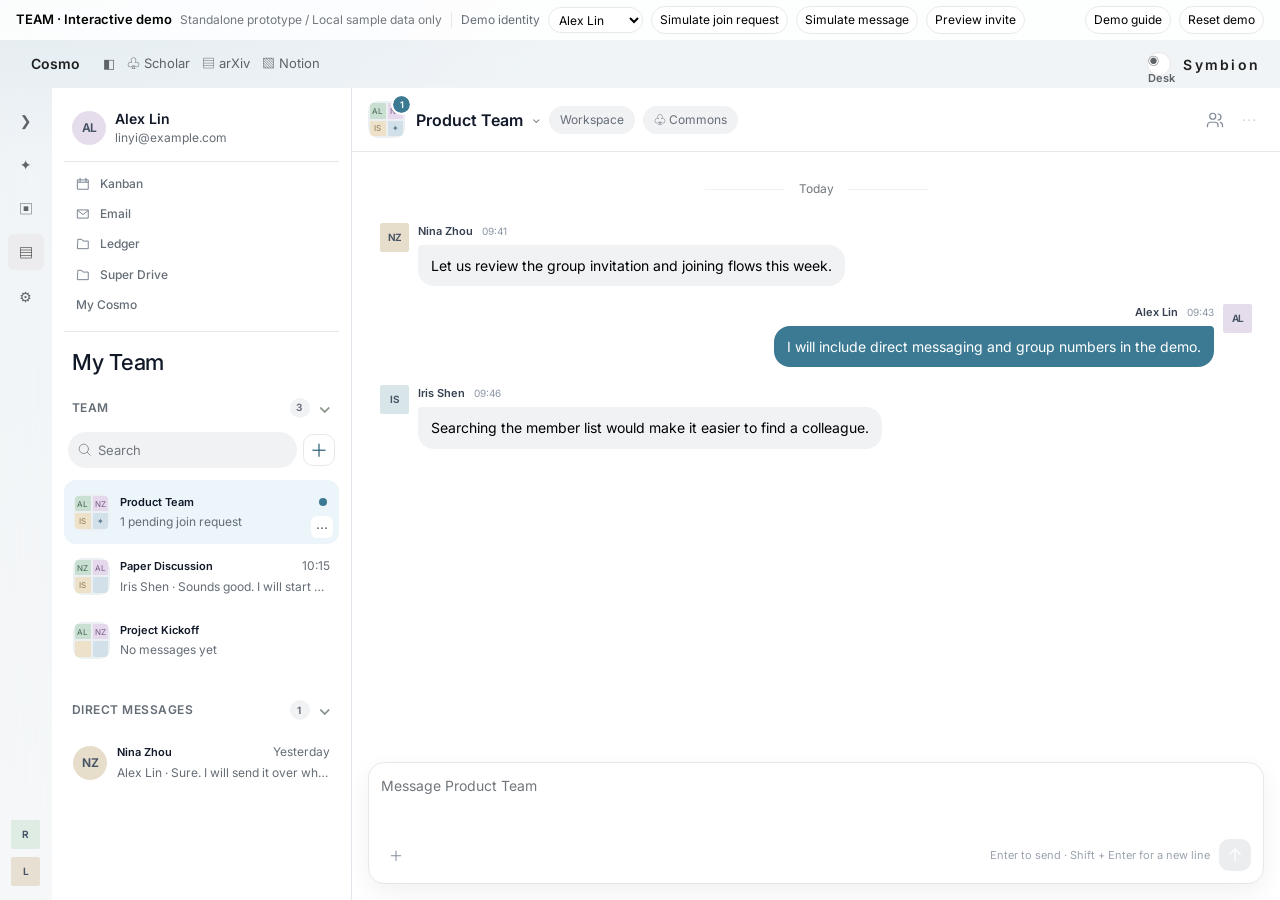
<file: Team-demo.html>
<!doctype html>
<html lang="en">
<head>
<meta charset="utf-8">
<meta name="viewport" content="width=device-width,initial-scale=1">
<link rel="preconnect" href="https://fonts.googleapis.com">
<link rel="preconnect" href="https://fonts.gstatic.com" crossorigin>
<link href="https://fonts.googleapis.com/css2?family=Inter:wght@400;500;600;700&family=Noto+Sans+SC:wght@400;500;600&display=swap" rel="stylesheet">
<title>Symbion · Team demo</title>
<style>
:root{--ink:#111827;--muted:#8a94a4;--green:#009b72;--green-dark:#008e68;--mint:#e5f2ed;--line:#e1e5ec;--paper:#ffffff;--red:#b44e46;--sans:Arial,"Segoe UI",sans-serif}
*{box-sizing:border-box}body{margin:0;color:var(--ink);background:#fff;font:13px/1.55 var(--sans)}button,input,textarea,select{font:inherit;color:inherit}button{cursor:pointer}button:disabled{cursor:default;opacity:.5}button,input,textarea,select{outline:none}button:focus-visible,input:focus-visible,textarea:focus-visible,select:focus-visible{outline:2px solid #62bba0;outline-offset:3px}button{border:0;background:none}svg{width:18px;height:18px;vertical-align:middle;fill:none;stroke:currentColor;stroke-width:1.65;stroke-linecap:round;stroke-linejoin:round;flex-shrink:0}h1,h2,h3,p{margin:0}small{font-size:11px}input,textarea,select{border:1px solid #e1e5ec;background:white;border-radius:7px;padding:9px 11px}input,textarea{width:100%}textarea{resize:vertical;min-height:88px;line-height:1.7}input::placeholder,textarea::placeholder{color:#9ba59f}a{color:var(--green)}.muted{color:var(--muted)}.mono{font:12px/1.5 Consolas,monospace}.row{display:flex;align-items:center;gap:9px}.spread{justify-content:space-between}.grow{flex:1;min-width:0}.tiny{font-size:11px}.badge{display:inline-flex;align-items:center;justify-content:center;min-width:20px;height:20px;padding:0 6px;border-radius:20px;background:#e9eeeb;color:#5e6d65;font-size:10px;font-weight:650}.badge.alert{background:var(--green);color:#fff}.tag{display:inline-block;font-size:10px;padding:2px 6px;background:#f3f4f6;color:#6c7c71;border-radius:4px}.tag.green{background:var(--mint);color:var(--green)}.tag.red{background:#faeae8;color:var(--red)}.btn{display:inline-flex;align-items:center;justify-content:center;gap:7px;border:1px solid #e1e5ec;border-radius:6px;padding:8px 13px;background:#fff;white-space:nowrap;font-size:12px;min-height:35px}.btn:hover{background:#f3f4f6}.btn.primary{background:var(--green);border-color:var(--green);color:#fff}.btn.primary:hover{background:var(--green-dark)}.btn.danger{color:var(--red);border-color:#e7ceca}.btn.danger:hover{background:#fff3f1}.btn.small{min-height:28px;padding:4px 8px;font-size:11px}.icon-btn{display:inline-grid;place-items:center;width:30px;height:30px;border-radius:6px;flex-shrink:0}.icon-btn:hover{background:#f3f4f6}.text-btn{color:var(--green);font-size:12px;padding:4px}.text-btn:hover{text-decoration:underline}.avatar{width:34px;height:34px;display:grid;place-items:center;border-radius:9px;background:var(--av,#dfece4);color:#365b4d;flex-shrink:0;font-size:12px;font-weight:700;letter-spacing:-.5px}.avatar.small{width:29px;height:29px;font-size:10px;border-radius:7px}.avatar.big{width:44px;height:44px;font-size:17px;border-radius:12px}.group-avatar{width:37px;height:37px;border-radius:10px;background:#e5efe8;display:grid;grid-template-columns:1fr 1fr;gap:2px;padding:3px;flex-shrink:0}.group-avatar span{border-radius:3px;display:grid;place-items:center;font-size:8px;min-height:13px;background:#c9dfd1;color:#466653}.group-avatar span:nth-child(2){background:#e5d8ec;color:#795c83}.group-avatar span:nth-child(3){background:#ede2c9;color:#8e7651}.group-avatar span:nth-child(4){background:#d2e1e9;color:#5e7d8e}.demo-tools{height:42px;display:flex;align-items:center;gap:10px;padding:0 18px;background:#263c34;color:#fff;font-size:11px;position:relative;z-index:5;min-width:1000px}.demo-tools strong{font-size:12px}.demo-tools select{padding:3px 7px;max-width:135px;border:1px solid #668175;color:#f5fff8;background:#355046;border-radius:4px;font-size:11px}.demo-tools button{font-size:11px;color:#e1f0e6;border:1px solid #5a7768;border-radius:4px;padding:4px 8px;white-space:nowrap}.demo-tools button:hover{background:#416454}.demo-tools .sep{height:16px;border-left:1px solid #61786c;margin:0 3px}.demo-note{color:#bfd1c6;white-space:nowrap}.chrome{height:47px;border-bottom:1px solid var(--line);display:flex;align-items:center;padding:0 23px;gap:23px;color:#4b5563;font-size:12px;background:#fff;min-width:1000px}.chrome strong{color:#3d5750;font-size:14px}.chrome .desk-pill{margin-left:auto;background:#eaf4ec;border:1px solid #d5e8d8;color:var(--green);border-radius:20px;padding:4px 13px;font-weight:650}.shell{height:calc(100vh - 89px);min-height:510px;display:grid;grid-template-columns:48px minmax(0,1fr);min-width:1000px;overflow:hidden;background:linear-gradient(130deg,#fbfcfa,#f5f8f5)}.rail{border-right:1px solid var(--line);display:flex;align-items:center;flex-direction:column;gap:24px;padding-top:25px;color:#7a8981;background:#ffffff}.rail .active{background:var(--mint);color:var(--green);border-radius:6px;padding:5px}.sidebar{background:#fff;border-right:1px solid var(--line);padding:20px 13px 12px;overflow:auto;min-height:0}.identity{display:flex;align-items:center;gap:9px;padding:0 7px 17px}.identity strong{font-size:12px}.identity p{font-size:10px;color:#8b929b}.desk-nav{display:grid;gap:3px;padding:12px 4px 18px;border-top:1px solid #f2f3f0;border-bottom:1px solid var(--line)}.desk-nav>span{display:flex;align-items:center;gap:10px;padding:6px 7px;color:#111827;font-size:11px}.desk-nav svg{width:14px;height:14px}.my-team-title{font-size:12px;font-weight:700;display:flex;align-items:center;justify-content:space-between;margin:18px 7px 13px}.list-head{display:flex;align-items:center;gap:8px;padding:4px 8px;font-size:11px;font-weight:650}.list-head .count{margin-left:auto}.list-head .fold{font-size:17px;color:#89968c}.search-wrap{position:relative;margin:8px 4px 10px;display:flex;align-items:center;gap:6px}.search-wrap>svg{position:absolute;width:14px;height:14px;left:10px;color:#8b929b}.search-wrap input{border-radius:20px;padding:7px 9px 7px 30px;font-size:11px;min-width:0}.search-wrap .add{color:var(--green);width:27px;height:27px;flex-shrink:0;border-radius:50%;font-size:20px}.search-wrap .add:hover{background:var(--mint)}.conversation{padding:9px 8px;display:flex;align-items:center;gap:8px;border-radius:7px;width:100%;text-align:left;position:relative;min-height:62px;border:1px solid transparent}.conversation:hover{background:#f3f4f6}.conversation.selected{background:#e5f2ed}.conversation .name-line{display:flex;align-items:center;gap:4px;white-space:nowrap}.conversation .name{font-weight:650;font-size:11px;overflow:hidden;text-overflow:ellipsis;flex:1}.conversation .preview{font-size:10px;color:#8b929b;white-space:nowrap;overflow:hidden;text-overflow:ellipsis;margin-top:3px}.conversation .time{font-size:9px;color:#8b929b}.conversation .more{position:absolute;right:5px;bottom:5px;width:22px;height:22px;background:#f3f4f6;border-radius:4px;opacity:0;display:grid;place-items:center}.conversation:hover .more,.conversation:focus-visible .more{opacity:1}.conversation .markers{font-size:9px;display:flex;align-items:center;gap:3px;color:#7f9586}.markers svg{width:10px;height:10px}.list-empty{font-size:11px;color:#9aa49d;padding:13px 9px}.pending-shortcut{background:#eef6ef;color:var(--green);width:100%;text-align:left;border-radius:5px;display:flex;align-items:center;gap:7px;padding:8px 10px;margin-bottom:8px;font-size:11px}.dm-heading{margin-top:17px}.hidden-note{padding:10px 7px;font-size:10px;color:#8a94a4}.hidden-note button{font-size:10px;color:var(--green);text-decoration:underline}.workarea{min-width:0;min-height:0;padding:19px 16px 14px;position:relative;background:#fff;display:flex;flex-direction:column}.chat-top{height:53px;min-height:53px;display:flex;align-items:center;gap:10px;padding:9px 12px;border:1px solid #dfe3e8;border-radius:12px;box-shadow:0 1px 3px #1f382a04}.group-title{display:flex;align-items:center;gap:9px;min-width:0;text-align:left;padding:0}.group-title .title{font-size:13px;font-weight:700;max-width:260px;white-space:nowrap;overflow:hidden;text-overflow:ellipsis}.top-static{font-size:10px;border:1px solid #dbe1d7;color:#8a948b;padding:2px 7px;border-radius:3px;white-space:nowrap}.top-actions{display:flex;align-items:center;gap:4px;margin-left:auto}.chat-content{display:flex;flex:1;min-height:0;position:relative}.chat-main{display:flex;flex-direction:column;flex:1;min-width:0;min-height:0}.messages{flex:1;overflow:auto;padding:24px 8px;min-height:0}.date-divider{display:flex;align-items:center;gap:14px;color:#8a94a4;font-size:10px;margin:0 0 25px;justify-content:center}.date-divider:before,.date-divider:after{content:"";height:1px;background:#f0f2ed;max-width:80px;flex:1}.message{display:flex;gap:9px;margin:18px 0;align-items:flex-start}.message.own{flex-direction:row-reverse}.message-body{max-width:74%}.message-meta{display:flex;align-items:center;gap:9px;font-size:10px;margin-bottom:5px;color:#99a29b}.message-meta strong{color:#374151;font-size:11px}.own .message-meta{justify-content:flex-end}.bubble{background:#f0f0f0;border-radius:0 12px 12px 12px;padding:10px 13px;line-height:1.8;font-size:12px;overflow-wrap:anywhere;white-space:pre-wrap}.own .bubble{background:#009d72;color:white;border-radius:12px 0 12px 12px}.own .bubble+.tiny{color:#95a49a}.composer{border:1px solid #dfe3e8;border-radius:14px;margin:8px 1px 0;padding:12px;box-shadow:0 2px 10px #1b372006}.composer textarea{border:0;resize:none;min-height:38px;height:42px;padding:0;font-size:12px;background:transparent;box-shadow:none}.composer textarea:focus-visible{outline:none}.composer-actions{display:flex;align-items:center;justify-content:space-between;margin-top:7px}.composer-actions .send{background:var(--green);color:#fff}.composer-actions .send:disabled{background:#cbd7ce}.empty-chat{display:flex;flex-direction:column;align-items:center;justify-content:center;text-align:center;min-height:100%;padding:30px;gap:11px;color:#8a94a4}.empty-chat h2{font-size:19px;color:#354e3e;font-weight:600}.empty-chat p{max-width:310px;font-size:12px;line-height:1.9}.empty-chat .quiet-icon{display:grid;place-items:center;background:#f0f6ed;color:#85a58e;border-radius:18px;width:63px;height:63px;margin-bottom:7px}.quiet-icon svg{width:26px;height:26px}.member-drawer{width:290px;flex-shrink:0;border-left:1px solid var(--line);padding:20px 0 0 16px;margin-left:15px;overflow:auto;display:none}.member-drawer.open{display:block}.drawer-header{display:flex;align-items:center;justify-content:space-between;font-size:13px;font-weight:650}.group-facts{margin:20px 0;padding-bottom:18px;border-bottom:1px solid var(--line)}.group-facts .number{color:#8a94a4;font-size:11px;margin:6px 0;display:flex;align-items:center;gap:4px}.group-facts p{font-size:11px;color:#808995;line-height:1.9}.member-search{margin:10px 0}.member-row{display:flex;align-items:center;gap:10px;padding:10px 7px;width:100%;text-align:left;border-radius:6px}.member-row:hover{background:#f3f4f6}.member-row .person-name{font-size:12px;font-weight:550}.member-row .person-sub{font-size:10px;color:#8b929b;margin-top:2px}.member-row .dm-cue{font-size:10px;opacity:0;color:var(--green);white-space:nowrap}.member-row:hover .dm-cue{opacity:1}.leave-section{border-top:1px solid var(--line);padding-top:18px;margin-top:18px}.membership-note{color:#8a94a4;font-size:10px;margin:14px 0}.modal-overlay{position:fixed;inset:89px 0 0;background:#273c3570;z-index:40;display:flex;align-items:center;justify-content:center;padding:24px;backdrop-filter:blur(2px)}.modal{display:flex;flex-direction:column;background:var(--paper);border:1px solid #cbd8cc;border-radius:11px;box-shadow:0 25px 80px #1a302d30;max-height:100%;width:510px;animation:enter .16s ease-out;overflow:hidden}.modal.wide{width:650px}.modal.narrow{width:430px}.modal-header{padding:20px 24px 16px;display:flex;align-items:flex-start;gap:14px;border-bottom:1px solid var(--line)}.modal-header h2{font-size:17px;font-weight:650;line-height:1.5}.modal-header p{font-size:11px;color:#8a94a4;margin-top:4px}.modal-header .icon-btn{margin-left:auto;margin-top:-3px}.modal-body{padding:21px 24px;overflow:auto;min-height:0}.modal-footer{padding:14px 24px;display:flex;justify-content:flex-end;gap:9px;border-top:1px solid var(--line);background:#ffffff;flex-shrink:0}.field{margin-bottom:18px}.field label{display:flex;align-items:center;gap:7px;font-size:11px;font-weight:650;color:#8a94a4;margin-bottom:7px}.field .optional{font-size:10px;font-weight:400;color:#9ca3af}.field .hint{color:#8a94a4;font-size:10px;margin-top:5px;line-height:1.7}.error{color:var(--red);font-size:11px;margin-top:7px}.invalid{border-color:#c78779!important}.option-row{display:flex;align-items:center;gap:11px;padding:12px;border:1px solid #e1e5ec;border-radius:7px;background:#fff}.option-row input{width:15px;height:15px;accent-color:var(--green)}.option-row label{flex:1;cursor:pointer}.section-title{font-size:11px;font-weight:700;letter-spacing:.6px;color:#8a94a4;margin-bottom:12px}.search-box{position:relative;margin-bottom:20px}.search-box svg{position:absolute;top:12px;left:11px;width:16px;height:16px;color:#8d9e8d}.search-box input{padding-left:36px}.finder-card{border:1px solid #e1e7db;border-radius:9px;padding:15px;margin-bottom:11px;background:#fff;display:flex;gap:12px;align-items:flex-start}.finder-card h3{font-size:13px;margin:0 0 4px}.finder-card p{font-size:11px;color:#808995;margin:7px 0 10px;line-height:1.8}.finder-card .finder-action{align-self:center;margin-left:4px}.finder-card .meta{font-size:10px;color:#8a94a4}.search-no-result{padding:35px 12px;text-align:center;color:#8f9c89;font-size:12px;line-height:2}.search-no-result strong{display:block;color:#536e55;font-size:14px;margin-bottom:8px}.new-group{width:100%;border:1px dashed #bdcfbb;border-radius:6px;padding:11px;font-size:12px;color:var(--green);margin-top:8px}.new-group:hover{background:#f3f4f6}.tabs{display:flex;border-bottom:1px solid var(--line);padding:0 22px;gap:17px;background:#ffffff;flex-shrink:0}.tabs button{font-size:12px;padding:13px 1px;border-bottom:2px solid transparent;display:flex;align-items:center;gap:5px;color:#8a94a4}.tabs button.active{border-bottom-color:var(--green);color:var(--green);font-weight:650}.info-card{background:#fff;border:1px solid #e1e5ec;padding:15px;border-radius:8px;margin-bottom:20px}.info-card .id{font-size:11px;color:#8a94a4;margin-top:6px}.info-card p{font-size:12px;color:#808995;line-height:1.8;margin-top:9px}.manage-section{padding:0 0 22px;margin-bottom:20px;border-bottom:1px solid #e4e9df}.manage-section:last-child{margin-bottom:0;border-bottom:0;padding-bottom:0}.section-toggle{display:flex;align-items:center;gap:8px;width:100%;text-align:left;font-weight:650;font-size:12px;padding:0 0 12px}.section-toggle .chev{margin-left:auto;color:#8e9b89}.admin-person{border:1px solid #e1e5ec;padding:12px;border-radius:7px;background:#fff;margin-bottom:8px}.admin-person .controls{display:flex;align-items:center;gap:9px;margin-top:10px}.controls label{font-size:10px;color:#8a94a4}.controls select{font-size:10px;padding:4px;max-width:125px}.request-card{border:1px solid #e1e5ec;background:#fff;padding:15px;border-radius:8px;margin-bottom:12px}.request-reason{font-size:12px;color:#7e9078;padding:10px 0;line-height:1.8}.request-actions{display:flex;gap:8px;justify-content:flex-end}.compact-empty{padding:22px;text-align:center;font-size:12px;color:#8a94a4;background:#f5f6f8;border-radius:8px}.link-record{border:1px solid #e1e5ec;background:white;padding:12px;border-radius:7px;margin-top:9px}.link-record .link-id{font:11px Consolas,monospace;color:#4b6e51;overflow-wrap:anywhere}.link-record.revoked{background:#f6f7f9}.link-record.revoked .link-id{color:#9ca3af}.link-meta{font-size:10px;color:#8a94a4;margin:6px 0 11px}.invite-buttons{display:flex;gap:6px;justify-content:flex-end}.email-row{display:flex;gap:8px}.email-row input{min-width:0}.email-item{display:flex;align-items:center;gap:6px;font-size:11px;border-bottom:1px solid #ecf0e6;padding:9px 0;overflow-wrap:anywhere}.email-item span:last-child{margin-left:auto;color:#8a94a4}.copy-preview{padding:15px;background:#fff;border:1px solid #dce5d6;border-radius:6px;font:12px/1.9 var(--sans);white-space:pre-wrap;overflow-wrap:anywhere;max-height:280px;overflow:auto;user-select:text}.profile-invite{text-align:center;padding:10px 0 25px}.profile-invite h3{font-size:21px;margin:12px 0 5px}.profile-invite .group-avatar{margin:auto;width:56px;height:56px}.guide-step{display:flex;gap:13px;margin-bottom:23px}.step-num{border-radius:50%;background:#e4efdf;color:#528154;width:27px;height:27px;display:grid;place-items:center;flex-shrink:0;font-weight:700;font-size:11px}.guide-step h3{font-size:13px;margin-bottom:5px}.guide-step p{font-size:12px;color:#7b8e74;line-height:1.9}.guide-note{font-size:11px;line-height:1.9;color:#8e997f;border-top:1px solid var(--line);padding-top:15px}.context-menu{position:fixed;z-index:60;width:190px;padding:6px;background:#fff;border:1px solid #dce3d8;border-radius:9px;box-shadow:0 9px 35px #233b3022;animation:enter .12s ease-out}.context-menu button{display:flex;align-items:center;gap:10px;width:100%;text-align:left;font-size:12px;padding:9px 10px;border-radius:5px}.context-menu button:hover{background:#f3f4f6;color:var(--green)}.context-menu hr{border:0;border-top:1px solid #e8ede4;margin:4px}.context-menu button.danger{color:var(--red)}.context-menu svg{width:15px;height:15px}.toast{position:fixed;z-index:100;left:50%;bottom:30px;transform:translateX(-50%);background:#294d3c;color:#fff;padding:11px 20px;border-radius:8px;font-size:12px;box-shadow:0 6px 20px #1e392925;max-width:650px;animation:enter .15s ease-out;display:flex;align-items:center;gap:8px}.toast svg{width:15px;height:15px}.hint-strip{padding:9px 12px;font-size:11px;line-height:1.8;color:#6b8464;background:#eef5e8;border-radius:6px;margin-bottom:16px}.overview-request{display:flex;align-items:center;gap:10px;padding:13px;border:1px solid var(--line);background:#fff;border-radius:7px;margin-bottom:10px;text-align:left;width:100%}.sidenote{font-size:10px;color:#8a94a4;line-height:1.8}.mail-icon{width:30px;height:30px;background:var(--mint);color:var(--green);display:grid;place-items:center;border-radius:8px}.details-grid{display:grid;grid-template-columns:1fr 1fr;gap:15px}.checkline{display:flex;align-items:center;gap:8px;font-size:11px;color:#60765b}.checkline input{width:15px;accent-color:var(--green)}.group-edit{display:flex;align-items:center;justify-content:space-between;margin-bottom:9px}.intro-edit textarea{min-height:65px}.char-counter{font-size:10px;color:#9da591;text-align:right;margin-top:4px}@keyframes enter{from{opacity:0;translate:0 5px}to{opacity:1;translate:0 0}}@media(max-width:1150px){.shell{grid-template-columns:44px minmax(0,1fr)}.member-drawer{width:245px}.demo-note{display:none}.top-static{display:none}}@media(prefers-reduced-motion:reduce){*{animation:none!important;scroll-behavior:auto!important}}button.static{cursor:default;color:#92a08e}
.conversation .preview{display:block}.sidebar{padding-top:14px}.identity{padding-bottom:11px}.desk-nav{gap:0;padding:9px 4px 11px}.desk-nav>span{padding:4px 7px;font-size:10px;line-height:1.35}.my-team-title{margin-top:14px;margin-bottom:10px}.conversation{min-height:57px;padding-top:7px;padding-bottom:7px}.sidebar{overflow-x:hidden}

.remove-member{color:var(--red)}.controls{flex-wrap:wrap}.controls select{max-width:205px}.message-body{position:relative}.message-tools{display:flex;gap:2px;opacity:0;transition:opacity .1s;position:absolute;right:0;top:-22px;background:white;border:1px solid var(--line);border-radius:5px;box-shadow:0 2px 8px #203d2910;padding:2px}.message:hover .message-tools,.message:focus-within .message-tools{opacity:1}.message-tools button{padding:2px 7px;color:#708375;font-size:12px}.message-tools button:hover{background:var(--mint)}.reaction-strip{display:flex;gap:5px;margin-top:5px}.reaction-strip button{border:1px solid var(--line);border-radius:10px;font-size:11px;padding:2px 7px;background:#fff}.reaction-strip button.mine{border-color:#70ad93;background:var(--mint)}.reaction-picker{display:flex;justify-content:space-around;gap:8px}.reaction-picker button{font-size:25px;padding:8px}.reaction-picker button:hover{background:var(--mint);border-radius:7px}.quote-draft{display:flex;gap:10px;border-left:2px solid #7faa91;background:#f0f6ed;padding:6px 10px;margin-bottom:8px;font-size:11px;color:#6f856e}.meeting-stage{height:180px;border-radius:10px;background:#edf4ee;display:flex;align-items:center;justify-content:center;flex-direction:column;gap:12px}.top-static{cursor:pointer}.top-static:hover{background:var(--mint);color:var(--green)}.demo-tools{gap:8px;font-size:10px}.demo-tools strong{font-size:11px}.demo-tools button{font-size:10px}.demo-tools select{max-width:115px}.demo-note{font-size:9px}.chat-top{gap:8px}.group-title .title{max-width:220px}.tabs{gap:20px}.tabs button{font-size:11px}.btn{font-size:11px}.context-menu{width:220px}.demo-tools .sep{margin:0 1px}.identity p{font-size:9px}.list-head{width:100%}.finder-card .finder-action{max-width:120px}.finder-card .finder-action .btn{white-space:normal}.member-drawer{width:300px}.member-row .dm-cue{font-size:9px}.chrome{font-size:11px}.section-title{letter-spacing:.3px}.sidebar .pending-shortcut{font-size:10px}.sidebar .conversation .name{font-size:11px}



/* Alignment with the existing Symbion web UI. */
:root{--paper:#fff;--ink:#111827;--muted:#8a94a4;--line:#e1e5ec;--green:#009b72;--mint:#e5f2ed;--sans:Arial,"Segoe UI",sans-serif}
body{background:#fff;color:#111827;font-family:var(--sans)}
input,textarea,select{background:#fff;color:#111827;border:1px solid #e1e5ec;border-radius:0;padding:7px 10px;font-size:12px;min-height:32px;box-shadow:none}
input::placeholder,textarea::placeholder{color:#9099a5}
input[type=checkbox]{accent-color:#00a574;min-height:0}
button:focus-visible,input:focus-visible,textarea:focus-visible,select:focus-visible{outline:2px solid #76bfa9;outline-offset:2px}
.btn{border-color:#e1e5ec;border-radius:0;background:#fff;color:#111827;min-height:32px;padding:6px 12px;font-size:12px;font-weight:400;box-shadow:none}
.btn:hover{background:#f3f4f6}.btn.primary{background:#202a30;border-color:#202a30;color:#fff}.btn.primary:hover{background:#354047}
.btn.danger{border-color:#e1e5ec;color:#df0000;background:#fff}.btn.danger:hover{background:#fff4f4}
.btn.small{min-height:28px;border-radius:0;font-size:11px;padding:4px 9px}
.icon-btn{border-radius:3px;color:#7f8997}.icon-btn:hover{background:#f3f4f6}.text-btn{font-size:11px;color:#009b72}
.tag{border-radius:0;color:#8a94a4;background:#f3f4f6}.tag.green{color:#009b72;background:#e4f5ef;border:1px solid #00a574;padding:0 4px;line-height:14px}
.badge{background:#f0f1f3;color:#8a94a4}.badge.alert{background:#009b72;color:#fff}
.demo-tools{background:#f5f6f8;color:#44505e;border-bottom:1px solid #e1e5ec;font-size:10px}
.demo-tools strong{font-weight:600;color:#303a45}.demo-tools .demo-note{color:#8a94a4}
.demo-tools select{background:#fff;color:#374151;border-color:#dce1e8;border-radius:2px;padding:3px 6px;min-height:24px}
.demo-tools button{color:#4b5563;border-color:#dce1e8;background:#fff;border-radius:2px;min-height:24px}
.demo-tools button:hover{background:#eef0f4}.demo-tools .sep{border-color:#dce1e8}
.chrome{background:#fff;color:#4b5563}.chrome strong{color:#263238}.chrome .desk-pill{background:#e9f6f1;border-color:#cce7de;color:#009b72}
.shell{background:#fff;grid-template-columns:48px minmax(0,1fr)}
.rail{background:#fafbfb;color:#8793a1}.rail .active{background:#e5f2ed;color:#009b72}




.sidebar{background:#fff;border-right-color:#e1e5ec}.identity strong{color:#111827}.identity p{color:#8a94a4}
.desk-nav{border-color:#e7e9ee}.desk-nav>span{color:#111827;font-weight:600}.desk-nav svg{color:#77808f}
.my-team-title,.list-head{color:#111827}
.activity-dot{display:inline-block;flex-shrink:0;width:8px;height:8px;margin:0 3px;background:var(--green);border-radius:50%}
.group-title-avatar{position:relative;display:inline-flex;flex-shrink:0;margin-right:2px}
.request-badge{position:absolute;right:-5px;top:-5px;min-width:17px;height:17px;padding:0 4px;font-size:9px;outline:2px solid #fff;pointer-events:none}
.search-wrap input{border-radius:18px;background:#fff;border-color:#e5e7eb}.search-wrap .add{color:#6e7d88}
.conversation{border-radius:7px}.conversation:hover{background:#f6f7f8}.conversation.selected{background:#e5f2ed}
.conversation .name{color:#111827;font-weight:600}.conversation .preview,.conversation .time{color:#8a94a4}
.conversation .more{background:#eff2f4;border-radius:3px;color:#6b7280}
.avatar{border-radius:3px;color:#465365}.avatar.small{border-radius:2px}.avatar.big{border-radius:4px}.group-avatar{border-radius:3px;background:#edf0f3;padding:2px}.group-avatar span{border-radius:1px}
.workarea{background:#fff}.chat-top{border-color:#dfe3e8;border-radius:12px;box-shadow:none}.group-title .title{color:#111827;font-size:13px;font-weight:600}
.top-static{background:#fff;color:#8a94a4;border-color:#dfe3e8;border-radius:0}.top-static:hover{background:#f3f4f6;color:#374151}
.message-meta strong{color:#374151;font-weight:600}.message-meta{color:#8a94a4}.bubble{background:#f0f0f0;color:#111827;font-size:12px;border-radius:0 12px 12px 12px}
.own .bubble{background:#009d72;color:#fff}.composer{background:#fff;border-color:#dfe3e8;border-radius:12px;box-shadow:none}
.composer textarea{background:transparent;border:0;min-height:38px}.composer-actions .send{background:#253137;color:#fff;border-radius:9px}.composer-actions .send:disabled{background:#cbd3d6;color:#fff}
.composer-actions .tiny{color:#9ca3af}.empty-chat h2{color:#263238;font-weight:400}.empty-chat p{color:#8a94a4}.empty-chat .quiet-icon{background:#f4f6f7;color:#8a94a4;border-radius:6px}
.member-drawer{background:#fff;border-color:#e1e5ec}.drawer-header{color:#111827;font-weight:400}.group-facts{border-color:#e1e5ec}.group-facts p{color:#6b7280}.group-facts .number{color:#8a94a4}
.member-row{border-radius:0}.member-row:hover{background:#f3f4f6}.member-row .person-name{font-weight:400}.member-row .person-sub,.membership-note{color:#8a94a4}
.modal-overlay{background:rgba(30,36,40,.38);backdrop-filter:none;padding:14px}
.modal{background:#fff;border:1px solid #dce2e8;border-radius:0;box-shadow:0 3px 12px #00000016;width:450px}
.modal.wide{width:620px}.modal.narrow{width:420px}.modal:has(.tabs){width:460px}
.modal-header{padding:12px 14px 10px;border-bottom:0}.modal-header h2{font-size:14px;color:#0f172a;font-weight:400;line-height:1.45}.modal-header p{color:#8a94a4;font-size:11px}
.modal:has(.tabs) .modal-header p{display:none}.modal-header .icon-btn{width:20px;height:20px;margin:0 0 0 auto;color:#8a94a4}.modal-header .icon-btn svg{width:15px;height:15px}
.modal-body{padding:12px 14px}.modal-footer{background:#fff;border-color:#e1e5ec;padding:9px 14px}
.tabs{background:#fff;border-color:#e1e5ec;padding:0 14px;gap:20px}.tabs button{font-size:11px;font-weight:400;color:#8993a2;padding:10px 0}.tabs button.active{font-weight:600;color:#009b72;border-color:#009b72}
.field{margin-bottom:15px}.field label{font-size:11px;font-weight:500;color:#8a94a4;margin-bottom:4px}.field .optional,.field .hint{color:#98a1af;font-size:10px}.field input,.field select{min-height:32px}
.option-row{border-color:#e1e5ec;border-radius:0;background:#f3f4f7;padding:10px}.option-row strong{font-weight:400}.option-row .muted{color:#8a94a4}
.info-card{background:#fff;border-color:#e1e5ec;border-radius:0;box-shadow:none}.info-card p{color:#6b7280}
.modal:has(.tabs) .info-card{padding:0 0 12px;border:0;border-bottom:1px solid #e1e5ec;margin-bottom:13px}
.modal:has(.tabs) .info-card .id{color:#8a94a4}.group-edit{margin-bottom:6px}.group-edit strong{font-size:13px;font-weight:400}
.section-title{font-size:10.5px;color:#8a94a4;font-weight:600;letter-spacing:0;margin-bottom:9px}
.section-toggle{color:#8a94a4;font-size:11px;font-weight:500;padding-bottom:9px}.section-toggle .chev{color:#8a94a4;font-size:10px}
.manage-section{border-color:#e5e7eb;padding-bottom:16px;margin-bottom:18px}.manage-section:last-of-type{margin-bottom:0}
.manage-leave-row{display:flex;padding-top:16px}
.admin-person{background:#f3f4f7;border-color:#e0e4ec;border-radius:0;padding:10px;margin-bottom:6px}
.admin-person strong{font-size:12px;font-weight:400}.admin-person .controls{gap:9px;flex-wrap:nowrap;align-items:flex-end;margin-top:10px}
.controls label{display:flex;flex-direction:column;align-items:flex-start;gap:3px;color:#8a94a4;font-size:10px;min-width:0}
.controls select{background:#fff;border-color:#e0e4ec;min-height:31px;padding:5px 8px;font-size:12px;border-radius:0;width:100%}
.controls label:first-child{width:82px;flex-shrink:0}.controls label:nth-child(2){width:173px;flex-shrink:1}
.controls select:disabled{color:#9aa1ab;background:#f8f9fb;opacity:1}.remove-member{color:red!important;background:#fff;border:1px solid #e0e4ec;border-radius:0;padding:6px 11px;min-height:31px;font-size:11px;text-decoration:none}
.remove-member:hover{background:#fff4f4;text-decoration:none}.controls>.grow{min-width:0}
#transfer-person{border-radius:0;min-height:32px;font-size:12px}#transfer-button{background:#868f93;border-color:#868f93;color:#fff;font-weight:600;border-radius:0}#transfer-button:disabled{opacity:.9}
.modal:has(.tabs) .manage-section:has([data-action="toggle-posting"])>.row{display:grid;gap:10px}
.modal:has(.tabs) [data-action="toggle-posting"],.modal:has(.tabs) [data-action="delete-group"]{width:100%;min-height:32px;font-size:12px;background:#fff;color:#111827;border-color:#dfe3eb}
.checkline{font-size:12px;color:#111827}.checkline input{accent-color:#00a574}#join-policy{font-size:12px;min-height:32px}
.finder-card{background:#fff;border:0;border-bottom:1px solid #edf0f3;border-radius:0;padding:12px 0;margin:0}.finder-card h3{font-size:12px;color:#17212a;font-weight:600}
.finder-card p,.finder-card .meta{color:#8a94a4}.new-group{border-color:#d7dce4;border-radius:0;background:#fff;color:#009b72}.new-group:hover{background:#f6f7f9}
.request-card,.link-record,.overview-request,.copy-preview{border-color:#e1e5ec;border-radius:0;box-shadow:none;background:#fff}.link-record.revoked{background:#f6f7f9}
.link-record .link-id{color:#374151}.link-record.revoked .link-id{color:#9ca3af}.link-meta,.email-item span:last-child,.sidenote{color:#8a94a4}
.request-reason{color:#6b7280}.compact-empty{background:#f5f6f8;border-radius:0;color:#8a94a4}
.context-menu{background:#fff;border-color:#e1e5ec;border-radius:3px;box-shadow:0 5px 18px #00000020}.context-menu button{border-radius:0;color:#111827}.context-menu button:hover{background:#f0f3f5;color:#111827}
.toast{background:#263238;color:#fff;border-radius:3px;box-shadow:0 3px 12px #0002}.hint-strip{color:#667281;background:#f1f4f6;border-radius:0}
.guide-step p,.guide-note{color:#7e8998}.step-num{color:#607080;background:#edf1f5}.meeting-stage{background:#f3f4f7;border-radius:0}.quote-draft{background:#f3f5f7;color:#697789;border-color:#a3b4bc}
@media(max-width:1150px){.shell{grid-template-columns:44px minmax(0,1fr)}}

/* Group finder follows the original compact Symbion directory. */
.modal.finder-modal{width:400px;height:555px;max-height:100%;background:#fbfaf6;border:1px solid #cfc9bb;font-family:Consolas,"Courier New",monospace;color:#25373e;box-shadow:0 3px 12px #00000016}
.finder-modal .modal-header{padding:16px 16px 14px;border:0;flex-shrink:0}
.finder-modal .modal-header h2{font-family:inherit;font-size:12px;line-height:1.5;font-weight:400;letter-spacing:.2px;color:#00a47b}
.finder-modal .modal-header p{font-family:inherit;font-size:12px;line-height:1.5;letter-spacing:.2px;color:#425964;margin-top:0}
.finder-modal .modal-header>.icon-btn{display:none}
.finder-modal .modal-body{display:flex;flex:1;min-height:0;flex-direction:column;overflow:hidden;padding:0 16px}
.finder-modal .search-box{flex-shrink:0;position:relative;border:1px solid #cec7b7;margin:0 0 13px;height:37px;background:transparent}
.finder-modal .search-box svg{width:14px;height:14px;left:12px;top:10px;color:#81918b}
.finder-modal .search-box input{height:35px;min-height:0;width:100%;border:0;border-radius:0;padding:6px 9px 6px 35px;background:transparent;font:13px/1.5 Consolas,"Courier New",monospace;color:#25373e}
.finder-modal .search-box input::placeholder{color:#7c8283}
.finder-modal .search-box input:focus-visible{outline:1px solid #d1e7dc;outline-offset:-7px}
.finder-modal .section-title{font-family:inherit;font-size:10px;line-height:1.4;letter-spacing:.7px;color:#8b9793;margin:0 0 10px;font-weight:700;flex-shrink:0}
.finder-modal #finder-results{overflow-y:auto;overflow-x:hidden;flex:1;min-height:0;scrollbar-gutter:stable;padding-right:3px}
.finder-modal .finder-card{display:flex;gap:10px;align-items:flex-start;margin:0;padding:5px 0 7px;border:0;background:transparent;min-height:65px}
.finder-modal .group-avatar{width:26px;height:27px;gap:2px;padding:5px;margin-top:2px;border-radius:0;clip-path:polygon(25% 0,75% 0,100% 25%,100% 75%,75% 100%,25% 100%,0 75%,0 25%);background:#d8ddd2}
.finder-modal .group-avatar span{min-height:0;font-size:0;border-radius:0;background:#829b8d}
.finder-modal .group-avatar span:nth-child(2){background:#d6e2d9}.finder-modal .group-avatar span:nth-child(3){background:#b9c8c0}
.finder-modal .finder-card:nth-child(3n+2) .group-avatar{background:#d9d0e0}.finder-modal .finder-card:nth-child(3n+2) .group-avatar span{background:#9587ab}.finder-modal .finder-card:nth-child(3n+3) .group-avatar{background:#d9d7f1}.finder-modal .finder-card:nth-child(3n+3) .group-avatar span{background:#7e79d0}
.finder-modal .finder-card h3{font-family:inherit;font-size:13px;line-height:1.4;font-weight:700;letter-spacing:0;margin:0;overflow:hidden;text-overflow:ellipsis;white-space:nowrap}
.finder-modal .finder-name{display:block;max-width:100%;padding:0;font:inherit;text-align:left;overflow:hidden;text-overflow:ellipsis;white-space:nowrap;color:inherit}
.finder-modal .finder-name:hover{text-decoration:underline}
.finder-modal .finder-card .meta{font:11px/1.5 Consolas,"Courier New",monospace;color:#84928d;white-space:nowrap;margin:0}
.finder-modal .finder-card p{font:10px/1.5 Consolas,"Courier New",monospace;color:#8c9792;margin:0;white-space:nowrap;overflow:hidden;text-overflow:ellipsis;cursor:help}
.finder-modal .finder-action{align-self:flex-start;margin:3px 0 0 0;max-width:none;flex-shrink:0}
.finder-modal .finder-action .btn{width:75px;height:28px;min-height:28px;padding:3px 4px;border:0;border-radius:0;font:700 12px/1.5 Consolas,"Courier New",monospace;white-space:nowrap;background:#202c30;color:#fff}
.finder-modal .finder-action .btn:hover:not(:disabled){background:#344348}
.finder-modal .finder-action .btn:disabled{background:#909694;color:#fff;opacity:1}
.finder-modal .new-group{flex-shrink:0;height:36px;min-height:36px;border:1px dashed #cfc7b6;border-radius:0;margin-top:12px;padding:6px 8px;background:transparent;color:#00a47b;font:12px/1.5 Consolas,"Courier New",monospace;letter-spacing:.2px}
.finder-modal .new-group:hover{background:#f1f2eb}
.finder-modal .modal-footer{border:0;background:transparent;padding:16px 16px 16px;flex-shrink:0}
.finder-modal .modal-footer .btn{height:36px;min-height:36px;border:1px solid #aca696;background:transparent;color:#42515a;padding:6px 10px;font:11px/1.5 Consolas,"Courier New",monospace;letter-spacing:.2px}
.finder-modal .modal-footer .btn:hover{background:#f1f2eb}
.finder-modal .search-no-result{font-family:inherit;font-size:11px;color:#87928c;padding:25px 4px;line-height:1.9}
.finder-modal .search-no-result strong{font-size:12px;color:#425964}

/* The creation form uses the same minimal controls as the original. */
.modal.create-modal{width:400px;max-height:100%;background:#fbfaf6;border:1px solid #cfc9bb;font-family:Consolas,"Courier New",monospace;color:#25373e;box-shadow:0 3px 12px #00000016}
.create-modal .modal-header{padding:0;border:0;min-height:0}
.create-modal .modal-header>div{position:absolute;width:1px;height:1px;padding:0;margin:-1px;overflow:hidden;clip:rect(0,0,0,0);white-space:nowrap}
.create-modal .modal-header>.icon-btn{display:none}
.create-modal .modal-body{padding:16px 16px 0;overflow:auto}
.create-modal .create-field{margin-bottom:12px}
.create-modal .create-input{display:flex;align-items:center;height:37px;gap:9px;border:1px solid #cec7b7;padding:0 12px;background:transparent}
.create-modal .create-input svg{width:15px;height:15px;color:#82918b}
.create-modal .create-input input{height:22px;min-height:0;min-width:0;padding:0 4px;border:0;border-radius:0;background:transparent;font:13px/1.5 Consolas,"Courier New",monospace;color:#25373e}
.create-modal input::placeholder,.create-modal textarea::placeholder{color:#7c8283}
.create-modal .create-input input:focus-visible{outline:1px solid #d1e7dc;outline-offset:0}
.create-modal .create-input:has(.invalid){border-color:#c78779}
.create-modal textarea{display:block;resize:vertical;min-height:54px;height:54px;padding:8px 12px;border:1px solid #cec7b7;border-radius:0;background:transparent;font:12px/1.5 Consolas,"Courier New",monospace;color:#25373e}
.create-modal #group-intro{height:58px;min-height:58px}
.create-modal textarea:focus-visible{outline:1px solid #b4d9c9;outline-offset:1px}
.create-modal .section-title{font:700 10px/1.5 Consolas,"Courier New",monospace;letter-spacing:.7px;color:#8b9793;margin:14px 0 6px}
.create-modal .create-agent{display:flex;align-items:center;gap:10px;min-height:44px;border:1px solid #cec7b7;padding:7px 12px;cursor:pointer}
.create-modal .create-agent input{width:14px;height:14px;min-height:0;flex-shrink:0;margin:0;accent-color:#00a47b}
.create-modal .create-agent .avatar{width:25px;height:25px;font-size:12px;border-radius:0}
.create-modal .create-agent strong{display:block;font:700 12px/1.3 Consolas,"Courier New",monospace}
.create-modal .create-agent-sub{display:block;color:#8b9793;font:10px/1.4 Consolas,"Courier New",monospace}
.create-modal .error{font:11px/1.5 Consolas,"Courier New",monospace;margin-top:5px;color:#bb5547}
.create-modal .error:empty{display:none}
.create-modal .modal-footer{padding:16px;border:0;background:transparent;gap:12px}
.create-modal .modal-footer .btn{height:36px;min-height:36px;padding:6px 16px;border:0;border-radius:0;font:700 13px/1.5 Consolas,"Courier New",monospace}
.create-modal .modal-footer .create-cancel{background:transparent;color:#87958f}
.create-modal .modal-footer .create-cancel:hover{color:#425964;background:transparent}
.create-modal .modal-footer .primary{background:#202c30;color:#fff;min-width:83px}
.create-modal .modal-footer .primary:hover{background:#344348}

/* Email addresses are edited as individual rows, then submitted together. */
.create-modal .create-invites{margin-top:14px;margin-bottom:0}
.email-address-heading{display:flex;align-items:center;justify-content:space-between;gap:8px;margin-bottom:7px}
.email-address-heading label,.email-address-heading .section-title{margin:0;font-size:11px;font-weight:400;color:#8b9793}
.email-add-row{display:grid;place-items:center;width:26px;height:26px;flex-shrink:0;padding:0;border:1px solid #d9ddd7;color:#009b72;background:transparent}
.email-add-row:hover{background:#edf5ef}.email-add-row svg{width:14px;height:14px}
.email-address-rows{display:grid;gap:7px}
.email-address-controls{display:flex;align-items:center;gap:6px}
.email-address-controls input{flex:1;min-width:0;width:100%;height:32px;min-height:32px;padding:6px 10px;border-radius:0;font-size:11px}
.create-modal .email-address-controls input{border:1px solid #cec7b7;background:transparent;color:#25373e;font:12px/1.5 Consolas,"Courier New",monospace}
.create-modal .email-address-controls input:focus-visible{outline:1px solid #b4d9c9;outline-offset:1px}
.email-remove-row{display:grid;place-items:center;width:24px;height:28px;flex-shrink:0;padding:0;color:#8b9793}
.email-remove-row:hover{color:#bb5547}.email-remove-row svg{width:13px;height:13px}
.email-address-row:only-child:has(input:placeholder-shown) .email-remove-row{visibility:hidden}
.email-row-error,.email-address-feedback{margin-top:4px;font-size:10px;line-height:1.5;color:#bb5547;overflow-wrap:anywhere}
.email-row-error:empty,.email-address-feedback:empty{display:none}
.email-address-actions{display:flex;justify-content:flex-end;margin-top:8px}

/* Team is shown as a standalone work panel, without the home-page backdrop. */
.shell{background:#fff;grid-template-columns:48px 210px minmax(0,1fr)}
.team-panel{display:grid;grid-column:3;grid-template-columns:258px minmax(0,1fr);grid-template-rows:minmax(0,1fr);min-width:0;min-height:0;margin:16px 12px 12px 0;overflow:hidden;background:#fff;border:1px solid #d5ddd9;border-left-color:#bdcdc5;box-shadow:-4px 0 12px #263b3110}
.team-panel>.sidebar,.team-panel>.workarea{min-height:0;min-width:0}
@media(max-width:1150px){.shell{grid-template-columns:44px 120px minmax(0,1fr)}.team-panel{grid-template-columns:240px minmax(0,1fr);margin:12px 10px 10px 0}}

/* The original Cosmo-to-avatar path exposes the revised account menu. */
.chrome .cosmo-launcher{padding:5px 12px;margin-left:-12px;border:1px solid transparent;border-radius:8px;font:700 14px/1.5 Arial,"Segoe UI",sans-serif;color:#263238}
.chrome .cosmo-launcher:hover{background:#f1f6f3}
.chrome .cosmo-launcher.active{border-color:#c9e5d9;background:#e8f6ef;color:#00a47b}
.cosmo-panel{position:fixed;z-index:22;left:0;top:89px;bottom:0;width:258px;display:flex;flex-direction:column;background:#fff;border-right:1px solid #dfe3e8;box-shadow:3px 0 10px #263b3109}
.cosmo-toolbar{height:56px;min-height:56px;display:flex;align-items:center;gap:9px;padding:10px 12px;border-bottom:1px solid #e1e5ec}
.cosmo-tokens{margin-right:auto;font:10px/1.4 Consolas,"Courier New",monospace;text-decoration:underline;color:#43627a;white-space:nowrap}
.cosmo-notifications{display:grid;place-items:center;color:#71808a}.cosmo-notifications svg{width:16px;height:16px}
.cosmo-account{display:grid;place-items:center;padding:0;border:1px solid transparent;border-radius:50%;flex-shrink:0}
.cosmo-account>.avatar{width:30px;height:30px;border-radius:50%}
.cosmo-account[aria-expanded="true"]{border-color:#afd7c6}
.cosmo-panel-content{flex:1;min-height:0}
.cosmo-bottom-nav{display:flex;justify-content:space-around;gap:2px;border-top:1px solid #e1e5ec;background:#fbfcfb;padding:8px 5px 10px;color:#81918d}
.cosmo-bottom-nav>span{display:flex;flex:1;align-items:center;flex-direction:column;padding:4px 2px;font-size:15px;border-radius:6px}
.cosmo-bottom-nav>span.active{background:#e8f6ef;color:#009b72}
.cosmo-bottom-nav small{font:9px/1.5 Arial,"Segoe UI",sans-serif}
.account-menu{position:absolute;z-index:23;top:52px;right:12px;width:234px;padding:4px 0;background:#fbfaf6;border:1px solid #aca696;border-radius:2px;box-shadow:2px 3px 0 #00000018;font-family:Consolas,"Courier New",monospace;color:#25373e}
.account-menu-identity{display:flex;align-items:center;gap:9px;padding:9px 10px 10px;border-bottom:1px solid #dedbd0;margin-bottom:4px}
.account-menu-identity>.avatar{width:29px;height:29px;border-radius:3px}
.account-menu-identity>div{min-width:0;flex:1}
.account-menu-identity strong{display:block;font:700 12px/1.5 Consolas,"Courier New",monospace}
.account-menu-identity>div>span{display:block;font:10px/1.5 Consolas,"Courier New",monospace;color:#8b9793;overflow:hidden;text-overflow:ellipsis;white-space:nowrap}
.account-menu-row{display:flex;align-items:center;gap:9px;width:100%;min-height:32px;padding:7px 10px;text-align:left;font:11px/1.5 Consolas,"Courier New",monospace;color:#25373e}
.account-menu-row svg{width:14px;height:14px}
.account-menu-row:hover,.account-menu-row:focus-visible{background:#edf3ee}
.account-menu hr{border:0;border-top:1px solid #dedbd0;margin:4px 9px}
.account-menu-row.sign-out{color:#c04736}

/* Group slug is a shared classification, with the original field name retained. */
.slug-chip{display:inline-flex;align-items:center;max-width:100%;padding:1px 6px;border:1px solid #d2e2d8;background:#eff6f1;color:#008d68;font-family:inherit;font-size:10px;line-height:1.6;border-radius:2px;overflow:hidden;text-overflow:ellipsis;white-space:nowrap;text-align:left;vertical-align:middle}
.slug-chip:hover{background:#e4f1e8;border-color:#accfbb}
.group-slug-fact{display:flex;align-items:center;gap:7px;min-width:0;margin-top:6px;font-size:10px;color:#8a94a4}
.group-slug-fact>span{flex-shrink:0}
.finder-modal .group-slug-fact{margin:3px 0;font:10px/1.5 Consolas,"Courier New",monospace;color:#8b9793}
.finder-modal .slug-chip{font:10px/1.6 Consolas,"Courier New",monospace;max-width:180px}
.finder-modal .finder-card{padding-bottom:10px}
.finder-slug-filter{display:flex;align-items:center;gap:7px;min-width:0;max-width:100%;width:max-content;margin:0 0 12px;padding:3px 5px 3px 9px;border:1px solid #c5ddcf;background:#edf5ee;font:11px/1.5 Consolas,"Courier New",monospace;color:#43665b}
.finder-slug-filter>span{flex-shrink:0}
.finder-slug-filter strong{min-width:0;overflow:hidden;text-overflow:ellipsis;white-space:nowrap;font-weight:400}
.finder-slug-filter .icon-btn{width:22px;height:22px;color:#608475}.finder-slug-filter svg{width:12px;height:12px}


.create-modal .create-input:has([data-slug-options]),.slug-input-wrap{position:relative}
.slug-input-wrap{display:flex;align-items:center;border:1px solid #e1e5ec;background:#fff}
.slug-input-wrap input{flex:1;min-width:0;border:0;border-radius:0}
.slug-toggle{flex-shrink:0;width:20px;height:24px;padding:0;color:#81918b;font-size:14px}
.slug-toggle:hover{color:#009b72}
.slug-options{position:absolute;z-index:5;left:-1px;right:-1px;top:calc(100% + 2px);max-height:155px;overflow:auto;border:1px solid #cec7b7;background:#fbfaf6;box-shadow:0 4px 12px #263b3114}
.slug-options[hidden]{display:none}
.slug-option{display:block;width:100%;text-align:left;padding:7px 11px;color:#425964;font:12px/1.5 Consolas,"Courier New",monospace;overflow-wrap:anywhere}
.slug-option:hover,.slug-option:focus-visible{background:#e8f3ec;color:#008d68;outline:none}
.slug-option[aria-selected="true"]{color:#008d68}

/* Blue only, wrapped in the H2-B "Daily use" frame: cool wash, frosted bar and rail, white content. */
:root{
  --ink:#000;--muted:#656d76;--faint:#71777d;--line:#e6e8ec;--line-strong:#d0d4d8;
  --green:#3c7a94;--green-dark:#316479;--mint:#ebf5fa;--green-bubble:#3c7a94;
  --green-mist:#f4f7f8;--green-line:#c5d6e0;--canvas:#eef1f3;--surface:#f1f2f4;
  --red:#a33b32;--sans:Inter,"Noto Sans SC","PingFang SC","Microsoft YaHei",system-ui,sans-serif;
}
html,body{
  background:
    radial-gradient(880px 240px at 0 0, rgba(186,206,218,.55), transparent 68%),
    linear-gradient(180deg,#e4eaee 0%,#eef1f3 100%);
  color:var(--ink);font:14px/1.5 var(--sans);-webkit-font-smoothing:antialiased;
}
button,input,textarea,select{font:inherit}
button:disabled{opacity:.45}
button:focus-visible,input:focus-visible,textarea:focus-visible,select:focus-visible{outline:2px solid var(--green);outline-offset:2px}
input,textarea,select{border:1px solid var(--line);border-radius:10px;background:#fff;color:var(--ink)}
input::placeholder,textarea::placeholder{color:var(--faint)}
.mono{font-family:var(--sans);font-variant-numeric:tabular-nums;letter-spacing:.02em}
.demo-tools,.chrome,.shell{min-width:0}
.demo-tools{height:40px;padding:0 16px;background:rgba(255,255,255,.92);color:var(--muted);border-bottom:0;font-size:12px;backdrop-filter:blur(22px) saturate(1.45)}
.demo-tools strong{font-size:13px;font-weight:600;color:var(--ink)}
.demo-tools .demo-note{color:var(--faint);font-size:12px}
.demo-tools select,.demo-tools button{min-height:26px;border-radius:999px;border:1px solid var(--line);background:#fff;color:var(--ink);font-size:12px}
.demo-tools button:hover,.demo-tools select:hover{background:var(--green-mist)}
.demo-tools .sep{border-color:var(--line)}
.chrome{height:48px;padding:0 20px;gap:12px;background:rgba(255,255,255,.46);border-bottom:0;color:#5f6368;font-size:13px;backdrop-filter:blur(22px) saturate(1.45);-webkit-backdrop-filter:blur(22px) saturate(1.45)}
.chrome .cosmo-launcher{margin:0;padding:6px 10px;border-radius:8px;font:600 14px/1 var(--sans);color:#1f1f1f}
.chrome .cosmo-launcher:hover,.chrome .cosmo-launcher.active{background:#ececee;border-color:transparent;color:#1f1f1f}
.chrome .desk-pill{width:24px;height:24px;padding:0;display:inline-grid;place-items:center;background:#fff;border:1px solid #e6e6e8;color:#5f6368;border-radius:12px;font-size:11px;font-weight:600}
.chrome strong{font-weight:600;letter-spacing:.16em;font-size:14px;color:#1f1f1f}
.shell{height:calc(100vh - 88px);margin:0;border:0;border-radius:0;overflow:hidden;background:transparent;box-shadow:none;grid-template-columns:52px minmax(0,1fr)}
.rail{width:52px;height:100%;gap:8px;padding:14px 8px;background:rgba(255,255,255,.46);border-right-color:transparent;color:#5f6368;justify-content:flex-start;backdrop-filter:blur(22px) saturate(1.45);-webkit-backdrop-filter:blur(22px) saturate(1.45)}
.rail .avatar{margin-top:0 !important}
.rail .avatar[style*="margin-top"]{margin-top:auto !important}
.rail span{width:36px;height:36px;display:grid;place-items:center;border-radius:10px}
.rail .active{background:#ececee;color:#1f1f1f;padding:0}
.rail span:hover{background:#ececee;color:#1f1f1f}
.team-panel{grid-column:2;margin:0;border:0;border-radius:0;box-shadow:none;background:#fff;grid-template-columns:300px minmax(0,1fr)}
.sidebar{padding:16px 12px 12px;background:#fff}
.identity{padding:4px 8px 14px}
.identity strong{font-size:14px;font-weight:600}
.identity p{font-size:12px;color:var(--muted)}
.desk-nav{padding:8px 4px 12px;gap:2px;border-color:var(--line)}
.desk-nav>span{padding:6px 8px;border-radius:8px;color:var(--muted);font-size:12px;font-weight:500}
.my-team-title{margin:14px 8px 8px;font-size:22px;font-weight:500;letter-spacing:-.3px}
.list-head{padding:8px;font-size:12px;font-weight:600;color:var(--muted);letter-spacing:.04em;text-transform:uppercase}
.list-head .count{background:var(--surface);color:var(--muted);border-radius:999px}
.list-empty,.hidden-note{font-size:12px;color:var(--muted)}
.search-wrap{margin:4px 4px 12px}
.search-wrap input{height:36px;border:0;border-radius:999px;background:var(--surface);font-size:13px}
.search-wrap .add{width:32px;height:32px;border:1px solid var(--line);border-radius:10px;background:#fff;color:var(--green-dark);font-size:18px}
.search-wrap .add:hover{background:var(--green-mist);border-color:var(--green-line)}
.conversation{min-height:64px;padding:8px;border-radius:12px;gap:10px}
.conversation:hover{background:rgba(28,31,29,.04)}
.conversation.selected{background:var(--mint)}
.conversation .name{font-size:14px;font-weight:600}
.conversation .preview,.conversation .time{font-size:12px;color:var(--muted)}
.conversation .more{opacity:0;border-radius:6px;background:#fff;color:var(--muted)}
.conversation:hover .more,.conversation.selected .more,.conversation:focus-within .more{opacity:1}
.activity-dot{width:8px;height:8px;background:var(--green);box-shadow:0 0 0 3px var(--mint)}
.avatar{border-radius:50%}
.group-avatar{border-radius:10px;overflow:hidden}
.avatar{font-weight:650}
.workarea{padding:0;background:#fff}
.chat-top{height:64px;margin:0;padding:0 16px;border:0;border-bottom:1px solid var(--line);border-radius:0;box-shadow:none}
.group-title .title{font-size:16px;font-weight:600;max-width:360px}
.top-static{border-radius:999px;background:var(--surface);border-color:transparent;color:var(--muted);font-size:12px;padding:4px 10px}
.top-static:hover{background:var(--mint);color:var(--green-dark)}
.messages{padding:28px 28px 12px}
.date-divider{font-size:12px;color:var(--faint)}
.bubble{background:var(--surface);color:var(--ink);border-radius:4px 16px 16px 16px;font-size:14px;line-height:1.55}
.own .bubble{background:var(--green-bubble);color:#fff;border-radius:16px 4px 16px 16px}
.message-meta strong{font-weight:600}
.composer{margin:0 16px 16px;border:1px solid var(--line);border-radius:16px;box-shadow:0 8px 24px rgba(0,0,0,.06)}
.composer textarea{border:0;border-radius:12px;font-size:14px;min-height:52px;height:52px}
.composer-actions .send{width:32px;height:32px;border-radius:10px;background:var(--green);color:#fff}
.composer-actions .send:disabled{background:#d5d8dc;color:#fff}
.empty-chat h2{font-weight:500;letter-spacing:-.3px;color:var(--ink)}
.empty-chat .quiet-icon{border-radius:16px;background:var(--mint);color:var(--green-dark)}
.member-drawer{background:#fff;border-color:var(--line);margin-left:0;padding:18px 16px 16px}
.drawer-header{font-size:15px;font-weight:600}
.group-facts{border-color:var(--line)}
.group-facts strong{font-size:16px}
.group-facts p,.group-facts .number{font-size:13px}
.member-search{height:36px;border:0;border-radius:999px;background:var(--surface);padding:0 12px}
.member-row{border-radius:10px}
.member-row:hover{background:var(--green-mist)}
.member-row .person-name{font-size:14px;font-weight:600}
.slug-chip{border-radius:999px;background:var(--mint);border-color:var(--green-line);color:var(--green-dark);font-family:var(--sans);font-size:11px;font-weight:600}
.btn{border:1px solid var(--line);border-radius:10px;background:#fff;color:var(--ink);min-height:34px;font-size:13px;font-weight:600}
.btn:hover{background:var(--green-mist)}
.btn.primary{background:var(--green);border-color:var(--green);color:#fff}
.btn.primary:hover{background:var(--green-dark)}
.btn.danger{color:var(--red)}
.icon-btn{border-radius:8px}
.icon-btn:hover{background:var(--green-mist);color:var(--green-dark)}
.modal-overlay{inset:88px 0 0;background:rgba(28,31,29,.28);backdrop-filter:none}
.modal{width:480px;border:1px solid var(--line);border-radius:16px;box-shadow:0 16px 40px rgba(70,100,90,.16);font-family:var(--sans)}
.modal.wide{width:640px}.modal.narrow{width:440px}
.modal-header h2{font-size:18px;font-weight:600;color:var(--ink)}
.modal-header p,.field label,.section-title,.sidenote{font-family:var(--sans);color:var(--muted)}
.modal-footer{background:#fff}
.tabs button.active{color:var(--green-dark);border-bottom-color:var(--green)}
.modal.finder-modal{width:440px;height:min(620px,100%);background:#fff;border:1px solid var(--line);border-radius:16px;color:var(--ink);font-family:var(--sans);box-shadow:0 16px 40px rgba(70,100,90,.16)}
.modal.create-modal{width:440px;height:auto;max-height:min(680px,100%);background:#fff;border:1px solid var(--line);border-radius:16px;color:var(--ink);font-family:var(--sans);box-shadow:0 16px 40px rgba(70,100,90,.16)}
.finder-modal .modal-header,.create-modal .modal-header{padding:16px 16px 8px;border:0}
.finder-modal .modal-header>.icon-btn,.create-modal .modal-header>.icon-btn{display:grid;place-items:center}
.create-modal .modal-header>div{position:static;width:auto;height:auto;margin:0;padding:0;overflow:visible;clip:auto;white-space:normal}
.finder-modal .modal-header h2,.create-modal .modal-header h2{color:var(--ink);font-size:18px;font-weight:600;letter-spacing:0}
.finder-modal .modal-header p{color:var(--muted);font-size:13px;letter-spacing:0}
.finder-modal .search-box{height:40px;border:0;border-radius:999px;background:var(--surface)}
.finder-modal .search-box input{font:14px/1.4 var(--sans);color:var(--ink);background:transparent}
.finder-modal .section-title,.create-modal .section-title{font-family:var(--sans);font-size:11px;font-weight:600;letter-spacing:.04em;color:var(--muted)}
.finder-modal .finder-card{padding:10px 8px;border-radius:12px;align-items:center}
.finder-modal .finder-card:hover{background:var(--green-mist)}
.finder-modal .finder-card h3,.finder-modal .finder-name,.finder-modal .finder-card .meta,.finder-modal .finder-card p,.finder-modal .group-slug-fact,.finder-slug-filter,.create-modal .create-agent strong,.create-modal .create-agent-sub{font-family:var(--sans);letter-spacing:0}
.finder-modal .finder-card h3{font-size:14px}
.finder-modal .finder-card .meta,.finder-modal .finder-card p{color:var(--muted);font-size:12px}
.finder-modal .group-avatar{width:40px;height:40px;clip-path:none;border-radius:10px;padding:2px;gap:1px;background:var(--line)}
.finder-modal .group-avatar span{font-size:8px;color:#fff;border-radius:2px}
.finder-modal .finder-action .btn{width:auto;min-width:84px;height:32px;border:0;border-radius:999px;background:var(--green);color:#fff;font:600 12px/1 var(--sans)}
.finder-modal .finder-action .btn:hover:not(:disabled){background:var(--green-dark)}
.finder-modal .finder-action .btn:disabled{background:var(--surface);color:var(--muted);opacity:1}
.finder-modal .new-group{height:40px;border:1px dashed var(--green-line);border-radius:12px;color:var(--green-dark);background:var(--green-mist);font:600 13px/1 var(--sans);letter-spacing:0}
.finder-modal .new-group:hover{background:var(--mint)}
.finder-modal .modal-footer .btn,.create-modal .modal-footer .btn{height:36px;border:1px solid var(--line);border-radius:10px;background:#fff;color:var(--ink);font:600 13px/1 var(--sans);letter-spacing:0}
.finder-modal .modal-footer .btn:hover,.create-modal .modal-footer .create-cancel:hover{background:var(--green-mist);color:var(--ink)}
.create-modal .modal-footer .primary{background:var(--green);border-color:var(--green);color:#fff;min-width:96px}
.create-modal .modal-footer .primary:hover{background:var(--green-dark);color:#fff}
.finder-slug-filter{border-radius:999px;background:var(--mint);border-color:var(--green-line);font-family:var(--sans);color:var(--green-dark)}
.create-modal .create-input,.create-modal textarea,.create-modal .create-agent,.create-modal .email-address-controls input{border:1px solid var(--line);border-radius:10px;background:#fff;color:var(--ink)}
.create-modal .create-input input,.create-modal textarea,.create-modal .email-address-controls input{font:14px/1.4 var(--sans);color:var(--ink)}
.create-modal .create-input input{border:0;background:transparent}
.create-modal .create-agent .avatar{border-radius:50%}
.create-modal .error{font-family:var(--sans);font-size:12px}
.slug-options{border-radius:10px;border-color:var(--line);background:#fff}
.slug-option{font-family:var(--sans);font-size:13px}
.slug-input-wrap{border-radius:10px;border-color:var(--line)}
.email-add-row{border-radius:8px;border-color:var(--line);color:var(--green-dark)}
.cosmo-panel{top:88px;border-right:1px solid var(--line);box-shadow:8px 0 24px rgba(28,31,29,.06)}
.cosmo-tokens,.cosmo-bottom-nav small{font-family:var(--sans);color:var(--muted);text-decoration:none}
.account-menu{top:52px;width:260px;padding:6px;border-radius:12px;border:1px solid var(--line);background:#fff;box-shadow:0 10px 28px rgba(20,24,28,.12);font-family:var(--sans);color:var(--ink)}
.account-menu-identity{border-bottom-color:var(--line)}
.account-menu-identity>.avatar{border-radius:50%}
.account-menu-identity strong,.account-menu-identity>div>span,.account-menu-row{font-family:var(--sans);letter-spacing:0}
.account-menu-identity strong{font-size:13px;font-weight:600}
.account-menu-identity>div>span{font-size:12px;font-weight:400;color:var(--muted)}
.account-menu-row{min-height:34px;font-size:13px;font-weight:500;border-radius:8px}
.account-menu-row:hover,.account-menu-row:focus-visible{background:var(--green-mist)}
.account-menu hr{border-top-color:var(--line)}
.context-menu{width:260px;border-radius:12px;border-color:var(--line);box-shadow:0 10px 28px rgba(20,24,28,.12);padding:6px}
.context-menu button{border-radius:8px;font-size:13px;font-weight:500;white-space:nowrap}
.context-menu button:hover{background:var(--green-mist);color:var(--ink)}
.context-menu button.danger,.context-menu button.danger:hover{color:var(--red)}
.context-menu button.danger:hover{background:#fdecea}
.toast{border-radius:12px;background:#1c1f1d}
.info-card,.admin-person,.request-card,.link-record,.copy-preview,.option-row,.guide-step{border-radius:12px}
.tag.green{border-radius:999px}
.text-btn,.slug-toggle:hover,.email-add-row,.hidden-note button{color:var(--green)}
.tag.green{color:var(--green-dark);background:var(--mint);border-color:var(--green-line)}
.badge.alert{background:var(--green);color:#fff}
input[type=checkbox]{accent-color:var(--green)}
.cosmo-bottom-nav>span.active{background:#ececee;color:#1f1f1f}
.cosmo-account[aria-expanded="true"]{border-color:var(--green-line)}
.reaction-strip button.mine{border-color:var(--green-line);background:var(--mint)}
.tabs button.active{color:var(--green-dark);border-bottom-color:var(--green)}
@media(max-width:1150px){
  .shell{height:calc(100vh - 88px);margin:0;grid-template-columns:44px minmax(0,1fr)}
  .team-panel{grid-template-columns:240px minmax(0,1fr)}
}
@media(prefers-reduced-motion:reduce){*{animation:none!important}}

</style>
</head>
<body>
<div class="demo-tools" role="region" aria-label="Demo tools">
  <strong>TEAM · Interactive demo</strong><span class="demo-note">Standalone prototype / Local sample data only</span><span class="sep"></span>
  <label for="demo-user">Demo identity</label><select id="demo-user" aria-label="Demo identity"></select>
  <button data-action="simulate-request">Simulate join request</button><button data-action="simulate-message">Simulate message</button><button data-action="preview-latest">Preview invite</button>
  <span class="grow"></span><button data-action="guide">Demo guide</button><button data-action="reset">Reset demo</button>
</div>
<div class="chrome"><button class="cosmo-launcher" id="cosmo-launcher" data-action="cosmo-toggle" aria-expanded="false" aria-controls="cosmo-root">Cosmo</button><span>◧</span><span>♧ Scholar</span><span>▤ arXiv</span><span>▧ Notion</span><span class="desk-pill">◉ Desk</span><strong>Symbion</strong></div>
<div class="shell">
 <aside class="rail" aria-hidden="true"><span>❯</span><span>✦</span><span>▣</span><span class="active">▤</span><span>⚙</span><span style="margin-top:26px" class="avatar small">R</span><span class="avatar small" style="--av:#e8dfd3">L</span></aside>
 <section class="team-panel" aria-label="Team workspace">
  <aside class="sidebar" id="sidebar"></aside>
  <main class="workarea" id="workarea"></main>
 </section>
</div>
<div id="cosmo-root"></div><div id="modal-root"></div><div id="menu-root"></div><div id="toast-root" aria-live="polite"></div>
<script>
'use strict';
const KEY='symbion-team-demo-v2-en';
const paths={search:'M21 21l-5-5 M18 10a8 8 0 1 1-16 0a8 8 0 0 1 16 0',close:'M6 6l12 12M18 6L6 18',plus:'M12 5v14M5 12h14',chat:'M21 11a8 8 0 0 1-8 8H5l-3 3V11a9 9 0 0 1 19 0',users:'M16 21v-2a4 4 0 0 0-4-4H6a4 4 0 0 0-4 4v2 M16 4a4 4 0 0 1 0 8 M22 21v-2a4 4 0 0 0-3-3.87 M13 7a4 4 0 1 1-8 0a4 4 0 0 1 8 0',copy:'M9 9h12v12H9zM5 15H3V3h12v2',mail:'M3 5h18v14H3zM3 6l9 7 9-7',pin:'M16 3l5 5-5 2-2 5-5-5 5-2zM9 15l-6 6',bell:'M18 8a6 6 0 0 0-12 0c0 7-3 7-3 9h18c0-2-3-2-3-9M10 21h4',mute:'M3 3l18 18M18 8a6 6 0 0 0-9-5M6 8c0 6-3 7-3 9h14M10 21h4',eye:'M2 12s4-7 10-7 10 7 10 7-4 7-10 7-10-7-10-7M9 12a3 3 0 1 0 6 0a3 3 0 1 0-6 0',trash:'M3 6h18M9 6V3h6v3M5 6l1 15h12l1-15M10 10v7M14 10v7',arrow:'M7 17L17 7M7 7h10v10',send:'M12 20V4M5 11l7-7 7 7',check:'M5 12l4 4L19 6',folder:'M3 7V4h7l2 3h9v13H3z',calendar:'M3 5h18v16H3zM3 9h18M7 2v6M17 2v6',logout:'M9 3H3v18h6M9 12h12M16 7l5 5-5 5',dots:'M5 12h.01M12 12h.01M19 12h.01',settings:'M12 8a4 4 0 1 0 0 8a4 4 0 1 0 0-8M12 2v3M12 19v3M2 12h3M19 12h3M5 5l2 2M17 17l2 2M5 19l2-2M17 7l2-2',link:'M10 13a5 5 0 0 0 7 0l4-4a5 5 0 0 0-7-7l-3 3M14 11a5 5 0 0 0-7 0l-4 4a5 5 0 0 0 7 7l3-3'};
Object.assign(paths,{profile:'M20 21v-2a7 7 0 0 0-14 0v2 M17 7a4 4 0 1 1-8 0a4 4 0 0 1 8 0',edit:'M13 4H4v17h16V11 M17 2l5 5-10 10-5 1 1-5z',shield:'M12 2l9 4v6c0 5-9 10-9 10S3 17 3 12V6z M8 12l3 3 5-6',globe:'M21 12a9 9 0 1 1-18 0a9 9 0 0 1 18 0 M3 12h18 M12 3c5 4 5 14 0 18 M12 3c-5 4-5 14 0 18',info:'M21 12a9 9 0 1 1-18 0a9 9 0 0 1 18 0 M12 10v7 M12 7h.01',history:'M3 4v6h6 M3 10a9 9 0 1 1 1 8 M12 7v6l4 2'});
const icon=n=>`<svg viewBox="0 0 24 24" aria-hidden="true"><path d="${paths[n]||paths.chat}"></path></svg>`;
const esc=v=>String(v??'').replace(/[&<>"']/g,c=>({'&':'&amp;','<':'&lt;','>':'&gt;','"':'&quot;',"'":'&#39;'}[c]));
const people={u1:{name:'Alex Lin',email:'linyi@example.com',color:'#e6ddec',title:'Product design'},u2:{name:'Nina Zhou',email:'zhouning@example.com',color:'#e7ddcb',title:'Project lead'},u3:{name:'Iris Shen',email:'shenyue@example.com',color:'#d8e6e9',title:'Researcher'},u4:{name:'Evan Chen',email:'chenyu@example.com',color:'#d8e9d9',title:'Product research'},u5:{name:'Zoe Xu',email:'xuzhi@example.com',color:'#e7dcd4',title:'Collaborator'},citta:{name:'Citta',email:'',color:'#d7e7d0',title:'Super agent'}};
function seed(){return{slugModel:1,uid:'u1',seq:12,nextId:81003205,groups:[
 {id:'g1',num:'81003201',name:'Product Team',slug:'work',intro:'Product plans, interface feedback and review schedules for Team. Keep every decision and next step in context.',owner:'u1',members:['u1','u2','u3','citta'],policy:'approval',listed:true,messages:[{id:1,from:'u2',text:'Let us review the group invitation and joining flows this week.',time:'09:41'},{id:2,from:'u1',text:'I will include direct messaging and group numbers in the demo.',time:'09:43'},{id:3,from:'u3',text:'Searching the member list would make it easier to find a colleague.',time:'09:46'}],requests:[{id:'rq0',user:'u4',reason:'I would like to help with product research and reviews for Team.',status:'pending'}],links:[{id:'inv-start',by:'u1',status:'active'},{id:'inv-old',by:'u1',status:'revoked'}],emails:[]},
 {id:'g2',num:'81003202',name:'Paper Discussion',slug:'research',intro:'Discuss research topics, reading notes and revisions. Share a weekly summary of decisions.',owner:'u2',members:['u2','u1','u3'],policy:'approval',listed:true,messages:[{id:4,from:'u2',text:'Please share your reading notes before our next discussion.',time:'10:12'},{id:5,from:'u3',text:'Sounds good. I will start with the methods section.',time:'10:15'}],requests:[],links:[],emails:[]},
 {id:'g3',num:'81003203',name:'Project Kickoff',slug:'work',intro:'A place to prepare our next project. You have joined this group; there are no messages yet.',owner:'u1',members:['u1','u2'],policy:'approval',listed:true,messages:[],requests:[],links:[],emails:[]},
 {id:'g4',num:'81003204',name:'ML Reading Group',slug:'research',intro:'Read machine learning papers together and exchange methods, experiments and practical experience. Interested colleagues are welcome to request to join.',owner:'u3',members:['u3','u2'],policy:'approval',listed:true,messages:[{id:6,from:'u3',text:'Welcome to the reading group. We are discussing research methods this week.',time:'11:00'}],requests:[],links:[{id:'inv-reading',by:'u3',status:'active'}],emails:[]}
 ],dms:[{id:'dm-u1-u2',members:['u1','u2'],messages:[{id:7,from:'u2',text:'Can we review the flow together before the design review?',time:'Yesterday'},{id:8,from:'u1',text:'Sure. I will send it over when it is ready.',time:'Yesterday'}]}],prefs:{},view:{type:'group',id:'g1'}}}
let state;try{state=JSON.parse(localStorage.getItem(KEY))||seed();if(!state.groups||!state.uid)state=seed()}catch{state=seed()}
// Update only the untouched sample classifications when loading an older demo.
if(!state.slugModel){
 const sampleSlugs={g1:['product-team','work'],g2:['paper-discussion','research'],g3:['new-project','work'],g4:['ml-reading','research']};
 for(const g of state.groups){const sample=sampleSlugs[g.id];if(sample&&g.slug===sample[0])g.slug=sample[1]}
 state.slugModel=1
}
let cosmoOpen=false,accountMenuOpen=false;
let modal=null,drawer=false,modalTab='overview',memberFold=false,search='',memberQuery='',memberAdminQuery='',finderQuery='',finderSlug='',toastTimer=null,context=null,lastFocus=null;
function save(){try{localStorage.setItem(KEY,JSON.stringify(state))}catch{}}
const current=()=>people[state.uid];
const group=id=>state.groups.find(g=>g.id===id);
const dm=id=>state.dms.find(d=>d.id===id);
const currentConv=()=>state.view.type==='group'?group(state.view.id):dm(state.view.id);
const canManage=g=>!!g&&g.members.includes(state.uid)&&(g.owner===state.uid||g.roles?.[state.uid]==='Admin');
const isMember=g=>g?.members.includes(state.uid);
const pending=g=>g.requests.filter(r=>r.status==='pending');
function normalizeSlug(value){return String(value??'').trim().replace(/\s+/g,' ')}
function slugKey(value){return normalizeSlug(value).toLowerCase()}
function visibleGroups(){return state.groups.filter(g=>isMember(g)||g.listed)}
function availableSlugs(){
 const unique=new Map();for(const g of visibleGroups()){const value=normalizeSlug(g.slug);if(value&&!unique.has(slugKey(value)))unique.set(slugKey(value),value)}
 return [...unique.values()].sort((a,b)=>a.localeCompare(b))
}
function canonicalSlug(value){const normalized=normalizeSlug(value);return availableSlugs().find(slug=>slugKey(slug)===slugKey(normalized))||normalized}
function slugOptionsHTML(id){return `<div class="slug-options" id="${id}" role="listbox" aria-label="Existing Group slugs" hidden></div>`}
function slugToggleHTML(inputId){return `<button class="slug-toggle" type="button" data-action="toggle-slug-options" data-input="${inputId}" aria-label="Choose existing Group slug" title="Choose existing Group slug">⌄</button>`}
function closeSlugOptions(){
 document.querySelectorAll('.slug-options').forEach(el=>el.hidden=true);
 document.querySelectorAll('[data-slug-options]').forEach(el=>el.setAttribute('aria-expanded','false'))
}
function showSlugOptions(input,all=false){
 const root=document.getElementById(input.dataset.slugOptions);if(!root)return;
 const q=slugKey(input.value),values=availableSlugs().filter(value=>all||!q||slugKey(value).includes(q));
 root.innerHTML=values.map(value=>`<button class="slug-option" type="button" role="option" aria-selected="${slugKey(value)===q}" data-action="choose-slug" data-input="${input.id}" data-value="${esc(value)}">${esc(value)}</button>`).join('');
 root.hidden=!values.length;input.setAttribute('aria-expanded',String(!!values.length))
}
document.addEventListener('focusin',e=>{if(e.target.dataset.slugOptions)showSlugOptions(e.target)});
document.addEventListener('input',e=>{if(e.target.dataset.slugOptions)showSlugOptions(e.target)});
document.addEventListener('click',e=>{if(!e.target.closest('.slug-options,.slug-toggle,[data-slug-options]'))closeSlugOptions()});
document.addEventListener('keydown',e=>{
 const input=e.target.dataset.slugOptions?e.target:null,option=e.target.closest('.slug-option');
 if(e.key==='Escape'&&((input&&input.getAttribute('aria-expanded')==='true')||option)){
  e.preventDefault();e.stopPropagation();const target=input||document.getElementById(option.dataset.input);target?.focus();closeSlugOptions();return
 }
 if(input&&e.key==='ArrowDown'){e.preventDefault();showSlugOptions(input);document.getElementById(input.dataset.slugOptions)?.querySelector('.slug-option')?.focus();return}
 if(option&&['ArrowDown','ArrowUp'].includes(e.key)){
  e.preventDefault();const options=[...option.parentElement.querySelectorAll('.slug-option')],index=options.indexOf(option),delta=e.key==='ArrowDown'?1:-1;options[(index+delta+options.length)%options.length]?.focus()
 }
},true);
function slugChip(g){const value=normalizeSlug(g.slug);return value?`<button class="slug-chip" type="button" data-action="filter-slug" data-slug="${esc(value)}" aria-label="Find groups with Group slug ${esc(value)}" title="Group slug: ${esc(value)}">${esc(value)}</button>`:''}
function groupSlugFacts(g){return normalizeSlug(g.slug)?`<div class="group-slug-fact"><span>Group slug</span>${slugChip(g)}</div>`:''}
function finderFilterHTML(){return finderSlug?`<div class="finder-slug-filter" role="group" aria-label="Active Group slug filter"><span>Group slug:</span><strong title="${esc(finderSlug)}">${esc(finderSlug)}</strong><button class="icon-btn" type="button" data-action="clear-slug-filter" aria-label="Clear Group slug filter">${icon('close')}</button></div>`:''}
function finderHeading(){return finderQuery.trim()||finderSlug?'SEARCH RESULTS':'RECOMMENDED'}
function pref(type,id){const key=state.uid+':'+type+':'+id;return state.prefs[key]||(state.prefs[key]={hidden:false,pinned:false,unread:false,muted:false,cutoff:0})}
function avatar(id,size=''){const p=people[id];return `<span class="avatar ${size}" style="--av:${p.color}">${esc(id==='citta'?'✦':p.name.split(' ').map(n=>n[0]).join(''))}</span>`}
function groupAvatar(g){return `<span class="group-avatar">${g.members.slice(0,4).concat(Array(4).fill(null)).slice(0,4).map(id=>`<span>${id?esc(id==='citta'?'✦':people[id].name.split(' ').map(n=>n[0]).join('')):''}</span>`).join('')}</span>`}
function convName(type,c){return type==='group'?c.name:people[c.members.find(id=>id!==state.uid)].name}
function visibleMessages(type,c){return(c.messages||[]).filter(m=>m.id>pref(type,c.id).cutoff)}
function countRequests(){return state.groups.filter(g=>canManage(g)).reduce((n,g)=>n+pending(g).length,0)}
function render(persist=true){if(persist)save();renderTools();renderSidebar();renderChat();if(modal)renderModal();else document.querySelector('#modal-root').innerHTML='';renderMenu()}
function renderTools(){const sel=document.querySelector('#demo-user');sel.innerHTML=['u1','u2','u3','u4'].map(id=>`<option value="${id}" ${id===state.uid?'selected':''}>${people[id].name}</option>`).join('');renderCosmo()}
function accountMenuHTML(){
 const first=[['edit','Edit profile'],['profile','Profile picture']];
 const settings=[['shield','Security & privacy'],['settings','Account & settings'],['globe','Connected apps']];
 const second=[['info','About Symbion'],['history','Recent history']];
 const rows=items=>items.map(([ic,label])=>`<button class="account-menu-row" type="button" role="menuitem">${icon(ic)}<span>${label}</span></button>`).join('');
 return `<div class="account-menu" role="menu" aria-label="Account menu"><div class="account-menu-identity">${avatar(state.uid,'small')}<div><strong>${esc(current().name)}</strong><span>${esc(current().email)}</span></div></div>${rows(first)}<hr>${rows(settings)}<hr>${rows(second)}<hr><button class="account-menu-row sign-out" type="button" role="menuitem">${icon('logout')}<span>Sign out</span></button></div>`
}
function renderCosmo(){
 const launcher=document.querySelector('#cosmo-launcher'),root=document.querySelector('#cosmo-root');
 launcher.setAttribute('aria-expanded',String(cosmoOpen));launcher.classList.toggle('active',cosmoOpen);
 root.innerHTML=cosmoOpen?`<aside class="cosmo-panel" aria-label="Cosmo panel"><div class="cosmo-toolbar"><span class="cosmo-tokens">128,000 tokens left</span><span class="cosmo-notifications" aria-hidden="true">${icon('bell')}</span><button class="cosmo-account" data-action="account-menu-toggle" aria-label="Open account menu" aria-haspopup="menu" aria-expanded="${accountMenuOpen}">${avatar(state.uid,'small')}</button></div><div class="cosmo-panel-content"></div><div class="cosmo-bottom-nav" aria-hidden="true"><span class="active">✦<small>Cosmo</small></span><span>▧<small>Post</small></span><span>♧<small>Community</small></span><span>♙<small>Settings</small></span></div>${accountMenuOpen?accountMenuHTML():''}</aside>`:''
}
function rowConv(type,c){
 const p=pref(type,c.id),msgs=visibleMessages(type,c),last=msgs.at(-1),name=convName(type,c),selected=state.view.type===type&&state.view.id===c.id;
 const rq=type==='group'&&canManage(c)?pending(c).length:0;
 const activity=[p.unread?'Unread messages':'',rq?`${rq} pending join request${rq===1?'':'s'}`:''].filter(Boolean).join(' · ');
 const preview=rq?`${rq} pending join request${rq===1?'':'s'}`:last?people[last.from].name+' · '+last.text:'No messages yet';
 return `<button class="conversation ${selected?'selected':''}" data-action="open-conv" data-type="${type}" data-id="${c.id}" aria-label="Open ${type==='group'?'group':'DM'} ${esc(name)}" data-context-type="${type}" data-context-id="${c.id}">${type==='group'?groupAvatar(c):avatar(c.members.find(id=>id!==state.uid))}<span class="grow"><span class="name-line"><span class="name">${esc(name)}</span><span class="markers">${p.pinned?icon('pin'):''}${p.muted?icon('mute'):''}</span>${activity?`<span class="activity-dot" role="status" aria-label="${esc(activity)}" title="${esc(activity)}"></span>`:`<span class="time">${last?esc(last.time):''}</span>`}</span><span class="preview">${esc(preview)}</span></span><span class="more" role="button" tabindex="0" aria-label="${esc(name)} conversation actions" data-action="context" data-type="${type}" data-id="${c.id}">···</span></button>`
}
function renderSidebar(){const groups=state.groups.filter(isMember),dms=state.dms.filter(d=>d.members.includes(state.uid));const matches=(type,c)=>convName(type,c).toLowerCase().includes(search.trim().toLowerCase())||(type==='group'&&(c.num.includes(search.trim())||slugKey(c.slug).includes(slugKey(search))));const needsReview=g=>canManage(g)&&pending(g).length>0;const sorted=(type,cs)=>cs.filter(c=>(!pref(type,c.id).hidden||(type==='group'&&needsReview(c)))&&matches(type,c)).sort((a,b)=>Number(pref(type,b.id).pinned)-Number(pref(type,a.id).pinned));const gs=sorted('group',groups),ds=sorted('dm',dms),hidden=groups.filter(g=>pref('group',g.id).hidden&&!needsReview(g)).length+dms.filter(d=>pref('dm',d.id).hidden).length;document.querySelector('#sidebar').innerHTML=`<div class="identity">${avatar(state.uid)}<div><strong>${esc(current().name)}</strong><p>${esc(current().email)}</p></div></div><div class="desk-nav" aria-hidden="true"><span>${icon('calendar')} Kanban</span><span>${icon('mail')} Email</span><span>${icon('folder')} Ledger</span><span>${icon('folder')} Super Drive</span><span>My Cosmo</span></div><div class="my-team-title">My Team</div><div class="list-head">Team <span class="count badge" title="Groups you have joined, including hidden conversations">${groups.length}</span><span class="fold">⌄</span></div><div class="search-wrap">${icon('search')}<input id="list-search" aria-label="Search your conversations" title="Search by name, group number or Group slug" placeholder="Search" value="${esc(search)}"><button class="add" data-action="finder" aria-label="Find or create a group">＋</button></div><div>${gs.map(g=>rowConv('group',g)).join('')||`<div class="list-empty">${search?'No matching groups':'No groups yet. Click + to find or create one.'}</div>`}</div><div class="list-head dm-heading">Direct Messages <span class="count badge">${dms.length}</span><span class="fold">⌄</span></div><div>${ds.map(d=>rowConv('dm',d)).join('')||'<div class="list-empty">Start a DM from a group member list.</div>'}</div>${hidden?`<div class="hidden-note">${hidden}  hidden conversations · <button data-action="hidden">View</button></div>`:''}`}
function renderChat(){const c=currentConv();const valid=c&&(state.view.type==='group'?isMember(c):c.members.includes(state.uid));if(!valid){document.querySelector('#workarea').innerHTML=`<div class="empty-chat"><div class="quiet-icon">${icon('chat')}</div><h2>Start a conversation</h2><p>Select a conversation or find a group to join.</p><button class="btn primary" data-action="finder">Find or create a group</button></div>`;return}const type=state.view.type,owner=type==='group'&&canManage(c),name=convName(type,c),msgs=visibleMessages(type,c),rq=owner?pending(c).length:0;document.querySelector('#workarea').innerHTML=`<header class="chat-top">${type==='group'?`<button class="group-title" data-action="${rq?'manage-requests':'group-info'}" data-id="${c.id}" aria-label="${rq?`Review ${rq} join request${rq===1?'':'s'} for ${esc(name)}`:`View ${esc(name)}${owner?' group management':' group details and members'}`}" title="${rq?`${rq} pending join request${rq===1?'':'s'} — review requests`:owner?'Group Management':'Group details and members'}"><span class="group-title-avatar">${groupAvatar(c)}${rq?`<span class="badge alert request-badge" aria-hidden="true">${rq>99?'99+':rq}</span>`:''}</span><span class="title">${esc(name)}</span><span class="muted tiny">⌄</span></button>`:`<div class="group-title">${avatar(c.members.find(id=>id!==state.uid))}<span class="title">${esc(name)}</span></div>`}<span class="top-static">Workspace</span><span class="top-static">♧ Commons</span><div class="top-actions">${type==='group'?`<button class="icon-btn" data-action="group-info" data-id="${c.id}" aria-label="${owner?'Group Management':'Members'}">${icon('users')}</button>`:''}<button class="icon-btn" data-action="context" data-type="${type}" data-id="${c.id}" aria-label="Conversation actions">${icon('dots')}</button></div></header><div class="chat-content"><div class="chat-main"><div class="messages" id="messages">${msgs.length?`<div class="date-divider">Today</div>${msgs.map(m=>`<div class="message ${m.from===state.uid?'own':''}">${m.from===state.uid?avatar(m.from,'small'):`<button style="padding:0" data-action="dm-person" data-person="${m.from}" aria-label="Message ${esc(people[m.from].name)}">${avatar(m.from,'small')}</button>`}<div class="message-body"><div class="message-meta"><strong>${esc(people[m.from].name)}</strong><span>${esc(m.time)}</span></div><div class="bubble">${esc(m.text)}</div></div></div>`).join('')}`:`<div class="empty-chat"><div class="quiet-icon">${icon('chat')}</div><h2>${type==='group'?esc(c.name):'Start a conversation with '+esc(name)}</h2><p>${type==='group'?'You have joined this group. Send the first message to start the conversation.':'Send a message to start the conversation.'}</p>${type==='group'&&owner?`<button class="btn" data-action="manage-invite" data-id="${c.id}">${icon('mail')} Invite people</button>`:''}</div>`}</div><div class="composer"><textarea id="message-input" aria-label="Message" placeholder="${type==='group'?'Message '+esc(name):'Message '+esc(name)}" rows="2"></textarea><div class="composer-actions"><span class="muted">＋</span><div class="row"><span class="tiny muted">Enter to send · Shift + Enter for a new line</span><button class="icon-btn send" id="send-button" data-action="send" aria-label="Send message" disabled>${icon('send')}</button></div></div></div></div><aside class="member-drawer ${drawer&&type==='group'?'open':''}" id="member-drawer">${drawer&&type==='group'?drawerHTML(c):''}</aside></div>`;const ms=document.querySelector('#messages');if(msgs.length)ms.scrollTop=ms.scrollHeight}
function drawerHTML(g){return `<div class="drawer-header">Members & settings<button class="icon-btn" data-action="close-drawer" aria-label="Close members">${icon('close')}</button></div><div class="group-facts"><strong>${esc(g.name)}</strong><div class="number">Group number <span class="mono">${g.num}</span><button class="icon-btn" style="width:22px;height:22px" data-action="copy-number" data-id="${g.id}" aria-label="Copy group number">${icon('copy')}</button></div>${groupSlugFacts(g)}<p>${esc(g.intro)||'No description yet.'}</p></div><div class="row spread"><strong class="tiny">Members</strong><span class="badge">${g.members.length}</span></div><input class="member-search" id="member-search" value="${esc(memberQuery)}" placeholder="Search members" aria-label="Search members"><div id="drawer-member-results">${membersHTML(g)}</div><div class="membership-note">Select a member to start a direct message.</div><div class="leave-section">${canManage(g)?`<button class="btn" data-action="manage" data-id="${g.id}">Manage group</button>`:`<button class="btn danger" data-action="leave" data-id="${g.id}">${icon('logout')} Leave group</button>`}</div>`}
function openConv(type,id){const c=type==='group'?group(id):dm(id);if(!c)return;state.view={type,id};const p=pref(type,id);p.hidden=false;p.unread=false;drawer=false;modal=null;search='';render()}
function openDM(id){if(id===state.uid)return;if(id==='citta'){toast('AI conversation is not available in this preview.');return}const pair=[state.uid,id].sort(),key='dm-'+pair.join('-');let d=dm(key);if(!d){d={id:key,members:pair,messages:[]};state.dms.push(d)}openConv('dm',d.id)}
function openModal(m){accountMenuOpen=false;lastFocus=document.activeElement;modal=m;context=null;render();queueMicrotask(()=>{const el=document.querySelector('.modal [autofocus]')||document.querySelector('.modal-header button');el?.focus()})}
function closeModal(){const back=modal?.back;modal=back||null;if(modal)renderModal();else document.querySelector('#modal-root').innerHTML='';lastFocus?.isConnected&&lastFocus.focus()}
function modalFrame(title,subtitle,body,footer='',cls='',tabs=''){return `<div class="modal-overlay" data-action="overlay-close"><section class="modal ${cls}" role="dialog" aria-modal="true" aria-labelledby="modal-title"><header class="modal-header"><div><h2 id="modal-title">${title}</h2>${subtitle?`<p>${subtitle}</p>`:''}</div><button class="icon-btn" data-action="close-modal" aria-label="Close dialog">${icon('close')}</button></header>${tabs}<div class="modal-body">${body}</div>${footer?`<footer class="modal-footer">${footer}</footer>`:''}</section></div>`}
const cancelBtn='<button class="btn" data-action="close-modal">Cancel</button>';
function finderResults(){
 const q=finderQuery.trim().toLowerCase(),key=slugKey(finderQuery);
 const gs=visibleGroups().filter(g=>(!finderSlug||slugKey(g.slug)===slugKey(finderSlug))&&(g.name.toLowerCase().includes(q)||g.num.includes(q)||slugKey(g.slug).includes(key)));
 return gs.length?gs.map(g=>{
  const joined=isMember(g),rq=g.requests.find(r=>r.user===state.uid&&r.status==='pending');
  const name=joined?`<button class="finder-name" data-action="open-found" data-id="${g.id}" title="Open group" aria-label="Open ${esc(g.name)}">${esc(g.name)}</button>`:esc(g.name);
  const label=joined?'Joined':rq?'Requested':g.policy==='invite'?'Invite-only':'Join';
  return `<article class="finder-card">${groupAvatar(g)}<div class="grow"><h3 title="${esc(g.name)}">${name}</h3><div class="meta">#${g.num} · ${g.members.length} members</div>${groupSlugFacts(g)}<p title="${esc(g.intro)||'No description yet.'}">${esc(g.intro)||'No description yet.'}</p></div><div class="finder-action"><button class="btn small ${joined||rq||g.policy==='invite'?'':'primary'}" ${joined||rq||g.policy==='invite'?'disabled':`data-action="join-found" data-id="${g.id}"`} ${!joined&&!rq&&g.policy==='approval'?'title="Request to join this group"':''}>${label}</button></div></article>`
 }).join(''):`<div class="search-no-result"><strong>No matching groups</strong>Try a group name, number or Group slug, or clear the slug filter.<br>Unlisted groups require an invitation.</div>`
}
function findLink(id){for(const g of state.groups){const l=g.links.find(l=>l.id===id);if(l)return{g,l}}return null}
function linkURL(l){return location.href.split('#')[0]+'#invite='+encodeURIComponent(l.id)}
function isEmailAccepted(e,g){return g.members.some(id=>people[id].email===e.email)}
function renderModal(){const m=modal;if(!m)return;let html='';
if(m.kind==='finder')html=modalFrame('Find & join a group','Search open groups across Symbion.',`<div class="search-box">${icon('search')}<input id="finder-search" aria-label="Search group name, number or Group slug" placeholder="Search name, number or Group slug..." value="${esc(finderQuery)}" autofocus></div><div id="finder-slug-filter">${finderFilterHTML()}</div><div class="section-title finder-results-heading">${finderHeading()}</div><div id="finder-results">${finderResults()}</div><button class="new-group" data-action="create-group">＋ CREATE NEW GROUP</button>`,'<button class="btn" data-action="close-modal">CLOSE</button>','finder-modal');
else if(m.kind==='create')html=modalFrame('Create group','',`<form id="create-form"><div class="create-field"><div class="create-input">${icon('users')}<input id="group-name" aria-label="Group name" maxlength="40" placeholder="Group name" autofocus required></div><div class="error" id="create-name-error" role="alert"></div></div><div class="create-field"><div class="create-input">${icon('folder')}<input id="group-slug" aria-label="Group slug" placeholder="Group slug (optional)" data-slug-options="create-slug-options" role="combobox" aria-autocomplete="list" aria-haspopup="listbox" aria-expanded="false" aria-controls="create-slug-options" autocomplete="off">${slugToggleHTML('group-slug')}${slugOptionsHTML('create-slug-options')}</div><div class="error" id="create-slug-error" role="alert"></div></div><div class="create-field"><textarea id="group-intro" aria-label="Group description" maxlength="240" placeholder="Group description (optional)" rows="2"></textarea></div><div class="create-field create-invites" id="create-email-editor">${emailEditorHTML('create')}</div><div class="section-title">AGENT</div><label class="create-agent" for="include-citta"><input id="include-citta" type="checkbox">${avatar('citta','small')}<span><strong>Citta</strong><span class="create-agent-sub">Super agent</span></span></label></form>`,'<button class="btn create-cancel" data-action="close-modal">Cancel</button><button class="btn primary" data-action="submit-create">Create</button>','create-modal');
else if(m.kind==='manage'){const g=group(m.id);if(g&&canManage(g))html=manageHTML(g);else{modal=null;render();return}}
else if(m.kind==='apply'){const g=group(m.id);html=modalFrame('Request to join',esc(g.name)+' · '+g.num,`<div class="info-card"><strong>${esc(g.name)}</strong><p>${esc(g.intro)}</p></div><div class="field"><label for="join-reason">Join request note <span class="optional">Optional</span></label><textarea id="join-reason" placeholder="Tell the group admin what you would like to work on." maxlength="240" autofocus></textarea></div><p class="sidenote">Your request must be approved before you gain access to this group.</p>`,cancelBtn+`<button class="btn primary" data-action="submit-apply" data-id="${g.id}" ${m.token?`data-token="${m.token}"`:''}>Send request</button>`)}
else if(m.kind==='all-requests'){const gs=state.groups.filter(g=>canManage(g)&&pending(g).length);html=modalFrame('Pending join requests','Join requests are tracked separately from unread messages.',gs.length?gs.map(g=>`<button class="overview-request" data-action="manage-requests" data-id="${g.id}">${groupAvatar(g)}<span class="grow"><strong>${esc(g.name)}</strong><div class="tiny muted">Group number ${g.num}</div></span><span class="badge alert">${pending(g).length}</span><span>›</span></button>`).join(''):'<div class="compact-empty">All join requests have been reviewed.</div>','<button class="btn" data-action="close-modal">Close</button>')}
else if(m.kind==='invite-preview'){const found=findLink(m.token);if(!found||found.l.status!=='active')html=modalFrame('Invitation unavailable','This invitation has been revoked or does not exist.','<div class="compact-empty">Ask the inviter for a new link.</div>','<button class="btn" data-action="close-modal">Close</button>');else{const {g,l}=found,joined=isMember(g),rq=g.requests.find(r=>r.user===state.uid&&r.status==='pending');html=modalFrame('You have been invited to a group',esc(people[l.by].name)+' is inviting you to join',`<div class="profile-invite">${groupAvatar(g)}<h3>${esc(g.name)}</h3><div class="muted mono">Group number ${g.num}</div></div><div class="info-card"><strong class="tiny">Group description</strong><p>${esc(g.intro)||'No description yet.'}</p></div><p class="sidenote">Demo identity:${esc(current().name)}。${joined?'You are already a member of this group.':rq?'Your request is awaiting approval.':g.policy==='approval'?'This group requires approval to join.':'Use this invitation to join the group.'}</p>`,`<button class="btn" data-action="close-modal">Close</button>${joined?`<button class="btn primary" data-action="open-found" data-id="${g.id}">Open group</button>`:rq?'<button class="btn primary" disabled>Requested</button>':`<button class="btn primary" data-action="accept-invite" data-id="${l.id}">${g.policy==='approval'?'Request to join':'Accept and join'}</button>`}`)}}
else if(m.kind==='confirm'){html=modalFrame(esc(m.title),'',`<p style="line-height:1.9;font-size:13px">${esc(m.text)}</p>`,cancelBtn+`<button class="btn ${m.danger?'danger':'primary'}" data-action="confirm-action">${esc(m.label||'Confirm')}</button>`,'narrow')}
else if(m.kind==='copy'){html=modalFrame('Invitation text','The complete invitation below is copied to your clipboard.',`<div class="copy-preview" id="copy-text" tabindex="0">${esc(m.text)}</div><p class="sidenote" style="margin-top:12px">If your browser blocks automatic copying, select and copy the text above.</p>`,'<button class="btn" data-action="close-modal">Close</button><button class="btn primary" data-action="copy-again">Copy invitation</button>')}
else if(m.kind==='edit'){const g=group(m.id);html=modalFrame('Edit group details','Edit the name, Group slug and description. The group number stays the same.',`<div class="field"><label for="edit-name">Group name</label><input id="edit-name" value="${esc(g.name)}" maxlength="40" autofocus><div class="error" id="edit-error"></div></div><div class="field"><label for="edit-slug">Group slug <span class="optional">Optional</span></label><div class="slug-input-wrap"><input id="edit-slug" aria-label="Group slug" value="${esc(normalizeSlug(g.slug))}" placeholder="Select or enter a slug" data-slug-options="edit-slug-options" role="combobox" aria-autocomplete="list" aria-haspopup="listbox" aria-expanded="false" aria-controls="edit-slug-options" autocomplete="off">${slugToggleHTML('edit-slug')}${slugOptionsHTML('edit-slug-options')}</div></div><div class="field"><label for="edit-intro">Group description</label><textarea id="edit-intro" maxlength="240">${esc(g.intro)}</textarea></div><div class="sidenote">Group number: ${g.num}</div>`,cancelBtn+`<button class="btn primary" data-action="save-info" data-id="${g.id}">Save</button>`)}
else if(m.kind==='hidden'){const items=[...state.groups.filter(g=>isMember(g)&&pref('group',g.id).hidden).map(g=>({type:'group',c:g})),...state.dms.filter(d=>d.members.includes(state.uid)&&pref('dm',d.id).hidden).map(d=>({type:'dm',c:d}))];html=modalFrame('Hidden conversations','Hiding or clearing a conversation does not leave the group.',items.length?items.map(({type,c})=>`<div class="overview-request">${type==='group'?groupAvatar(c):avatar(c.members.find(id=>id!==state.uid))}<strong class="grow">${esc(convName(type,c))}</strong><button class="btn small" data-action="restore-conv" data-type="${type}" data-id="${c.id}">Open again</button></div>`).join(''):'<div class="compact-empty">No hidden conversations</div>','<button class="btn" data-action="close-modal">Close</button>')}
else if(m.kind==='guide')html=modalFrame('Team demo guide','Explore the revised flows and familiar group controls.',`<div class="guide-step"><span class="step-num">01</span><div><h3>Create and invite</h3><p>As Alex Lin, click + next to the conversation search, then CREATE NEW GROUP. Enter a name, description and optional invitation emails. A new group appears immediately, even without messages. Open Group Management → Invites to create and copy a complete invitation.</p></div></div><div class="guide-step"><span class="step-num">02</span><div><h3>Search and review requests</h3><p>Search for group number <strong>81003204</strong> and request to join. Switch Demo identity to Iris Shen to approve the request, then switch back to Alex. The group-list dot signals unread messages or pending join requests. Open the group, then click its top avatar badge to review requests. Opening chat clears only unread messages; the request badge stays until review is complete.</p></div></div><div class="guide-step"><span class="step-num">03</span><div><h3>Members and familiar controls</h3><p>Open Paper Discussion to search members and start a DM. In Product Team, use the original Role and Title controls, remove a member, transfer ownership, lock posting or change Directory & joining settings.</p></div></div><div class="guide-step"><span class="step-num">04</span><div><h3>Messages and conversations</h3><p>Hover over a message to react, quote, forward, edit or delete it. Right-click a conversation to pin, mark unread, mute, hide or clear its history. Group members can leave from the member panel.</p></div></div><div class="guide-step"><span class="step-num">05</span><div><h3>Account menu</h3><p>Click Cosmo in the top bar, then your avatar to inspect the account menu. The Friends entry has been removed. Group members can start direct messages without adding friends.</p></div></div><div class="guide-note"><strong>Demo conventions pending confirmation</strong><br>Clearing history applies only to the current demo user. A new message restores a hidden conversation. Muting does not dismiss join requests. Removing a revoked invitation record never reactivates it.<br><br>Data stays in this browser. Invitations and emails are simulated. Use Reset demo to restore sample data. The top bar is for demonstration only.</div>`,'<button class="btn primary" data-action="close-modal">Start exploring</button>','wide');
document.querySelector('#modal-root').innerHTML=html}
function renderMenu(){if(!context){document.querySelector('#menu-root').innerHTML='';return}const {type,id}=context,p=pref(type,id),w=272,h=248;let x=Math.min(context.x,innerWidth-w-12),y=Math.min(context.y,innerHeight-h-12);document.querySelector('#menu-root').innerHTML=`<div class="context-menu" role="menu" style="left:${Math.max(8,x)}px;top:${Math.max(95,y)}px">${[['pin',p.pinned?'Unpin':'Pin','pin'],['unread',p.unread?'Mark as read':'Mark as unread','mail'],['mute',p.muted?'Unmute notifications':'Mute notifications','mute']].map(([action,label,ic])=>`<button role="menuitem" data-action="menu-${action}" data-type="${type}" data-id="${id}">${icon(ic)}${label}</button>`).join('')}<hr><button role="menuitem" data-action="menu-hide" data-type="${type}" data-id="${id}">${icon('eye')}Hide conversation</button><button role="menuitem" class="danger" data-action="menu-delete" data-type="${type}" data-id="${id}">${icon('trash')}Delete conversation and history</button></div>`}
function toast(text){clearTimeout(toastTimer);document.querySelector('#toast-root').innerHTML=`<div class="toast" role="status">${icon('check')}${esc(text)}</div>`;toastTimer=setTimeout(()=>document.querySelector('#toast-root').innerHTML='',3600)}
function notifyRequests(){const n=countRequests();if(n)toast(`Your groups have Join requests (${n})`)}
function timeNow(){return new Date().toLocaleTimeString('en-GB',{hour:'2-digit',minute:'2-digit',hour12:false})}
function send(){const c0=currentConv();if(state.view.type==='group'&&c0?.locked&&!canManage(c0)){toast('Posting is locked.');return}const input=document.querySelector('#message-input'),text=input?.value.trim();if(!text)return;const c=currentConv();if(!c)return;c.messages.push({id:++state.seq,from:state.uid,text,time:timeNow()});render();document.querySelector('#message-input')?.focus()}
function joinGroup(g){if(isMember(g)){openConv('group',g.id);return}g.members.push(state.uid);g.requests.filter(r=>r.user===state.uid&&r.status==='pending').forEach(r=>r.status='approved');pref('group',g.id).hidden=false;openConv('group',g.id);toast('You have joined the group. Your list and count are updated.')}
function submitApply(g,token){if(isMember(g)){openConv('group',g.id);return}if(token){const f=findLink(token);if(!f||f.l.status!=='active'){toast('Invitation unavailable');return}}else if(!g.listed||g.policy==='invite'){toast('This group requires an active invitation.');return}if(g.requests.some(r=>r.user===state.uid&&r.status==='pending')){toast('A request has already been sent. Please wait for approval.');return}const reason=document.querySelector('#join-reason')?.value.trim()||'';g.requests.push({id:'rq-'+Date.now(),user:state.uid,reason,status:'pending'});finderQuery=g.num;finderSlug='';openModal({kind:'finder'});toast('Request sent. Waiting for approval.')}
function emailEntries(text){return text.split(/[\s,，;；、]+/).filter(Boolean).map(email=>email.toLowerCase())}
function validEmail(email){return /^[^\s@]+@[^\s@]+\.[^\s@]+$/.test(email)}
function addEmail(g,email){if(!g.emails.some(e=>e.email.toLowerCase()===email)){const l={id:'mail-'+Date.now().toString(36)+'-'+g.emails.length,by:state.uid,status:'active'};g.links.push(l);g.emails.push({email,token:l.id});state.lastInvite=l.id}}
function invitationEmails(raw,existing=[],memberIds=[]){
 const seen=new Set(existing.map(email=>email.toLowerCase())),members=new Set(memberIds.map(id=>people[id]?.email.toLowerCase()).filter(Boolean));
 const ready=[],invalid=[];let skipped=0;
 for(const email of emailEntries(raw)){
  if(!validEmail(email)){invalid.push(email);continue}
  if(seen.has(email)||members.has(email)){skipped++;continue}
  seen.add(email);ready.push(email)
 }
 return {ready,invalid:[...new Set(invalid)],skipped}
}
function emailRowDraft(){
 if(!modal.emailRows?.length)modal.emailRows=[''];
 modal.emailRowErrors??=[];return modal.emailRows
}
function emailEditorHTML(scope){
 const rows=emailRowDraft(),label=scope==='create'?'Invite by email':'Email invite';
 return `<div class="email-address-heading"><label class="${scope==='manage'?'section-title':''}" for="${scope}-email-0">${label}</label><button class="email-add-row" type="button" data-action="email-add-row" data-scope="${scope}" aria-label="Add email row" title="Add email row">${icon('plus')}</button></div><div class="email-address-rows">${rows.map((email,i)=>{const error=modal.emailRowErrors[i]||'';return `<div class="email-address-row"><div class="email-address-controls"><input id="${scope}-email-${i}" type="text" inputmode="email" value="${esc(email)}" data-email-scope="${scope}" data-email-index="${i}" aria-label="Invitation email ${i+1}" aria-describedby="${scope}-email-error-${i}" aria-invalid="${!!error}" class="${error?'invalid':''}" placeholder="Email address" autocomplete="off" spellcheck="false"><button class="email-remove-row" type="button" data-action="email-remove-row" data-scope="${scope}" data-index="${i}" aria-label="Remove email row ${i+1}" title="Remove email row">${icon('close')}</button></div><div class="email-row-error" id="${scope}-email-error-${i}" role="alert">${esc(error)}</div></div>`}).join('')}</div><div class="email-address-feedback" role="alert">${esc(modal.emailFeedback||'')}</div>${scope==='manage'?`<div class="email-address-actions"><button class="btn primary" type="button" id="invite-send-email" data-action="email-invite" data-id="${modal.id}" ${rows.some(email=>email.trim())?'':'disabled'}>Send</button></div>`:''}`
}
function syncEmailRows(scope){
 const inputs=[...document.querySelectorAll(`[data-email-scope="${scope}"]`)];
 if(inputs.length)modal.emailRows=inputs.map(input=>input.value);return emailRowDraft()
}
function renderEmailEditor(scope,focusIndex=null){
 const root=document.querySelector('#'+scope+'-email-editor');if(!root)return;root.innerHTML=emailEditorHTML(scope);
 if(focusIndex!==null)document.querySelector('#'+scope+'-email-'+focusIndex)?.focus()
}
function addEmailRow(scope){
 if(!modal||!['create','manage'].includes(modal.kind))return;
 const rows=syncEmailRows(scope);rows.push('');modal.emailRowErrors.push('');modal.emailFeedback='';renderEmailEditor(scope,rows.length-1)
}
function removeEmailRow(scope,index){
 const rows=syncEmailRows(scope);rows.splice(index,1);modal.emailRowErrors.splice(index,1);if(!rows.length)rows.push('');modal.emailFeedback='';renderEmailEditor(scope,Math.min(index,rows.length-1))
}
function collectInvitationRows(scope,existing=[],members=[]){
 const rows=syncEmailRows(scope);modal.emailFeedback='';
 modal.emailRowErrors=rows.map(email=>!email.trim()?'':emailEntries(email).length!==1?'Use one email address per row.':!validEmail(email.trim())?'Enter a valid email address.':'');
 const invalidIndex=modal.emailRowErrors.findIndex(Boolean),result=invitationEmails(rows.join('\n'),existing,members);
 if(invalidIndex!==-1){result.invalid=rows.filter((email,i)=>modal.emailRowErrors[i]);renderEmailEditor(scope,invalidIndex)}
 return result
}
function invitationSkipMessage(result){return result.skipped?` · ${result.skipped} duplicate or existing-member address${result.skipped===1?'':'es'} skipped`:''}
function sendEmailInvites(id){
 const g=group(id);if(!g||!canManage(g))return;
 const result=collectInvitationRows('manage',g.emails.map(e=>e.email),g.members);
 if(result.invalid.length)return;
 if(!result.ready.length){modal.emailFeedback='These addresses have already been invited or belong to current members.';renderEmailEditor('manage');return}
 result.ready.forEach(email=>addEmail(g,email));modal.emailRows=[''];modal.emailRowErrors=[];modal.emailFeedback='';render();toast(`${result.ready.length} invitation${result.ready.length===1?'':'s'} sent in the demo${invitationSkipMessage(result)}. Pending acceptance.`)
}
document.addEventListener('input',e=>{
 const scope=e.target.dataset.emailScope;if(!scope||!modal)return;
 const i=Number(e.target.dataset.emailIndex);emailRowDraft()[i]=e.target.value;modal.emailRowErrors[i]='';modal.emailFeedback='';
 e.target.classList.remove('invalid');e.target.setAttribute('aria-invalid','false');document.querySelector('#'+scope+'-email-error-'+i).textContent='';
 document.querySelector('#'+scope+'-email-editor .email-address-feedback').textContent='';
 if(scope==='manage')document.querySelector('#invite-send-email').disabled=!modal.emailRows.some(email=>email.trim())
});
document.addEventListener('paste',e=>{
 const input=e.target,scope=input.dataset.emailScope;if(!scope||!modal)return;
 const pasted=e.clipboardData?.getData('text/plain');if(!pasted)return;
 const start=input.selectionStart??0,end=input.selectionEnd??input.value.length;
 const combined=input.value.slice(0,start)+pasted+input.value.slice(end),emails=emailEntries(combined);
 if(emails.length<2)return;
 e.preventDefault();const rows=syncEmailRows(scope),i=Number(input.dataset.emailIndex);rows.splice(i,1,...emails);modal.emailRowErrors.splice(i,1,...emails.map(()=>''));modal.emailFeedback='';renderEmailEditor(scope,i+emails.length-1)
});
document.addEventListener('keydown',e=>{
 const scope=e.target.dataset.emailScope;if(!scope||e.key!=='Enter'||e.isComposing)return;
 e.preventDefault();const rows=syncEmailRows(scope),i=Number(e.target.dataset.emailIndex);if(i===rows.length-1)addEmailRow(scope);else document.querySelector('#'+scope+'-email-'+(i+1))?.focus()
});
function submitCreate(){
 const nameEl=document.querySelector('#group-name');
 const name=nameEl.value.trim(),intro=document.querySelector('#group-intro').value.trim(),slug=canonicalSlug(document.querySelector('#group-slug').value);
 const result=collectInvitationRows('create',[],[state.uid]);
 let ok=true;document.querySelector('#create-name-error').textContent=name?'':'Enter a group name.';nameEl.classList.toggle('invalid',!name);if(!name)ok=false;
 if(result.invalid.length)ok=false;
 if(!ok)return;
 const emails=result.ready,num=String(state.nextId++),id='g-'+num,g={id,num,name,slug,intro,owner:state.uid,members:[state.uid],policy:'approval',listed:true,messages:[],requests:[],links:[],emails:[]};
 if(document.querySelector('#include-citta').checked)g.members.push('citta');state.groups.push(g);emails.forEach(e=>addEmail(g,e));openConv('group',g.id);toast(`Group created · Number ${num}${emails.length?' · '+emails.length+' invitations simulated':''}`)
}
async function copyText(text){try{if(navigator.clipboard&&window.isSecureContext){await navigator.clipboard.writeText(text);return true}}catch{}const ta=document.createElement('textarea');ta.value=text;ta.style.cssText='position:fixed;left:-9999px;top:0';document.body.appendChild(ta);ta.select();let ok=false;try{ok=document.execCommand('copy')}catch{}ta.remove();return ok}
function setUser(uid){finderSlug='';accountMenuOpen=false;quoteDraft=null;attachmentNames=[];state.uid=uid;modal=null;drawer=false;search='';context=null;const g=state.groups.find(g=>isMember(g)&&!pref('group',g.id).hidden);state.view=g?{type:'group',id:g.id}:{type:'none',id:''};render();toast(`Switched to ${current().name}${countRequests()?' · There are '+countRequests()+' join request(s) to review':''}`)}
async function action(a,el,event){const id=el.dataset.id,type=el.dataset.type;switch(a){
case 'cosmo-toggle':cosmoOpen=!cosmoOpen;accountMenuOpen=false;renderCosmo();break;
case 'account-menu-toggle':accountMenuOpen=!accountMenuOpen;renderCosmo();break;
case 'finder':finderQuery='';finderSlug='';openModal({kind:'finder'});break;
case 'toggle-slug-options':{const input=document.getElementById(el.dataset.input),expanded=input?.getAttribute('aria-expanded')==='true';if(input){input.focus();if(expanded)closeSlugOptions();else showSlugOptions(input,true)}break}
case 'choose-slug':{const input=document.getElementById(el.dataset.input);if(input){input.value=el.dataset.value;input.focus();closeSlugOptions()}break}
case 'filter-slug':{finderSlug=normalizeSlug(el.dataset.slug);finderQuery='';if(modal?.kind==='finder'){renderModal();document.querySelector('#finder-search')?.focus()}else openModal({kind:'finder',back:modal});break}
case 'clear-slug-filter':finderSlug='';renderModal();document.querySelector('#finder-search')?.focus();break;
case 'create-group':openModal({kind:'create',back:{kind:'finder'}});break;
case 'email-add-row':addEmailRow(el.dataset.scope);break;
case 'email-remove-row':removeEmailRow(el.dataset.scope,Number(el.dataset.index));break;
case 'submit-create':submitCreate();break;
case 'close-modal':closeModal();break;
case 'overlay-close':if(event.target===el)closeModal();break;
case 'open-conv':openConv(type,id);break;
case 'group-info':{const g=group(id);if(canManage(g)){modalTab='overview';memberAdminQuery='';openModal({kind:'manage',id})}else{drawer=!drawer;memberQuery='';renderChat()}break}
case 'close-drawer':drawer=false;renderChat();break;
case 'manage':modalTab='overview';openModal({kind:'manage',id});break;
case 'manage-invite':modalTab='invite';openModal({kind:'manage',id});break;
case 'manage-requests':modalTab='requests';openModal({kind:'manage',id});break;
case 'manage-tab':modalTab=el.dataset.tab;renderModal();break;
case 'fold-members':memberFold=!memberFold;renderModal();break;
case 'dm-person':openDM(el.dataset.person);break;
case 'copy-number':if(await copyText(group(id).num))toast('Group number copied.');else openModal({kind:'copy',text:group(id).num});break;
case 'open-found':openConv('group',id);break;
case 'join-found':{const g=group(id);if(g.policy==='anyone')joinGroup(g);else openModal({kind:'apply',id,back:{kind:'finder'}});break}
case 'submit-apply':submitApply(group(id),el.dataset.token);break;
case 'all-requests':openModal({kind:'all-requests'});break;
case 'resolve-request':{const g=group(modal.id),r=g.requests.find(r=>r.id===id);if(!r||r.status!=='pending')return;r.status=el.dataset.result;if(r.status==='approved'&&!g.members.includes(r.user))g.members.push(r.user);render();toast(r.status==='approved'?`${people[r.user].name} Joined the group`:'Join request denied.');break}
case 'create-link':{const g=group(id),token='inv-'+Date.now().toString(36);g.links.unshift({id:token,by:state.uid,status:'active'});state.lastInvite=token;render();toast('Invite link created. You can copy the complete invitation.');break}
case 'copy-invite':{const f=findLink(id);if(!f||f.l.status!=='active')return;state.lastInvite=id;const back=modal,text=invitationText(f.g,f.l);const ok=await copyText(text);openModal({kind:'copy',text,back});if(ok)toast('Complete invitation copied.');break}
case 'copy-again':if(await copyText(modal.text))toast('Invitation copied.');else toast('Automatic copying is unavailable. Select the text and copy it manually.');break;
case 'preview-link':{state.lastInvite=id;const back=modal;openModal({kind:'invite-preview',token:id,back});break}
case 'preview-latest':{let found=state.lastInvite?findLink(state.lastInvite)?.l:null;if(!found||found.status!=='active')found=state.groups.flatMap(g=>g.links).find(l=>l.status==='active');if(!found){toast('Create an invite link in Group Management first.');break}openModal({kind:'invite-preview',token:found.id});break}
case 'accept-invite':{const f=findLink(id);if(!f||f.l.status!=='active'){toast('Invitation unavailable');break}if(f.g.policy==='approval')openModal({kind:'apply',id:f.g.id,token:id,back:{kind:'invite-preview',token:id}});else joinGroup(f.g);break}
case 'revoke-link':openModal({kind:'confirm',title:'Revoke this invite link?',text:'People will no longer be able to join using this link. The group number and other active invitations stay unchanged.',label:'Revoke link',run:'revoke-link',id,danger:true,back:modal});break;
case 'delete-link':openModal({kind:'confirm',title:'Delete this revoked record?',text:'Remove this revoked record from the list. The old invitation remains invalid.',label:'Delete record',run:'delete-link',id,danger:true,back:modal});break;
case 'email-invite':sendEmailInvites(id);break;
case 'context':{const r=el.getBoundingClientRect();context={type,id,x:event.clientX||r.right-170,y:event.clientY||r.bottom};renderMenu();break}
case 'menu-pin':{const p=pref(type,id);p.pinned=!p.pinned;context=null;render();toast(p.pinned?'Conversation pinned.':'Conversation unpinned.');break}
case 'menu-unread':{const p=pref(type,id);p.unread=!p.unread;context=null;render();toast(p.unread?'Marked as unread.':'Marked as read.');break}
case 'menu-mute':{const p=pref(type,id);p.muted=!p.muted;context=null;render();toast(p.muted?'Notifications muted. You will still receive messages.':'Notifications unmuted.');break}
case 'menu-hide':pref(type,id).hidden=true;state.lastConversation={type,id};context=null;if(state.view.type===type&&state.view.id===id)state.view={type:'none',id:''};render();toast(type==='group'&&canManage(group(id))&&pending(group(id)).length?'Join requests keep this group visible until reviewed.':'Conversation hidden. History is preserved.');break;
case 'menu-delete':context=null;openModal({kind:'confirm',title:'Delete conversation and history?',text:'Remove this conversation from your list and clear the history you have already seen. Other members are not affected, and you will remain in the group. This applies only to your demo identity.',label:'Delete',run:'delete-conv',type,id,danger:true});break;
case 'hidden':openModal({kind:'hidden'});break;
case 'restore-conv':openConv(type,id);break;
case 'leave':{const g=group(id);if(g.owner===state.uid){toast('Transfer ownership before leaving this group.');break}openModal({kind:'confirm',title:'Leave “'+g.name+'”?',text:'You will stop receiving group messages and lose access to this group. Rejoining follows the current joining policy.',label:'Leave group',run:'leave',id,danger:true});break}
case 'edit-info':{const g=group(id);if(g&&canManage(g))openModal({kind:'edit',id,back:modal});else toast('You do not have permission to edit this group.');break}
case 'save-info':{const g=group(id);if(!g||!canManage(g)){toast('You do not have permission to edit this group.');return}const name=document.querySelector('#edit-name').value.trim();if(!name){document.querySelector('#edit-error').textContent='Enter a group name.';return}g.name=name;g.slug=canonicalSlug(document.querySelector('#edit-slug').value);g.intro=document.querySelector('#edit-intro').value.trim();modalTab='overview';openModal({kind:'manage',id});toast('Group details updated. The group number is unchanged.');break}
case 'confirm-action':{const m=modal;modal=null;if(m.run==='revoke-link'){const f=findLink(m.id);if(f)f.l.status='revoked';if(f){modalTab='invite';modal={kind:'manage',id:f.g.id}}render();toast('Invitation revoked. The group number is unchanged.')}
else if(m.run==='delete-link'){const f=findLink(m.id);if(f&&f.l.status==='revoked'){f.g.links=f.g.links.filter(l=>l.id!==m.id);modalTab='invite';modal={kind:'manage',id:f.g.id}}render();toast('Record removed. The old invitation remains invalid.')}
else if(m.run==='delete-conv'){const p=pref(m.type,m.id);p.hidden=true;p.cutoff=state.seq;p.unread=false;state.lastConversation={type:m.type,id:m.id};if(state.view.type===m.type&&state.view.id===m.id)state.view={type:'none',id:''};render();toast('Conversation and history cleared for your demo identity.')}
else if(m.run==='leave'){const g=group(m.id);g.members=g.members.filter(p=>p!==state.uid);if(g.roles)delete g.roles[state.uid];pref('group',g.id).hidden=false;drawer=false;state.view={type:'none',id:''};render();toast('You have left the group. Your group count is updated.')}
else if(m.run==='reset'){state=seed();quoteDraft=null;attachmentNames=[];drawer=false;search='';finderQuery='';finderSlug='';memberQuery='';memberAdminQuery='';memberFold=false;modalTab='overview';context=null;render();toast('Demo reset.')}
break}
case 'send':send();break;
case 'simulate-request':{const g=state.groups.find(g=>canManage(g)&&['u4','u5'].some(id=>!g.members.includes(id)&&!g.requests.some(r=>r.user===id&&r.status==='pending')));if(!g){toast('No available group for a sample request. Switch demo identity or reset.');break}const id=['u4','u5'].find(id=>!g.members.includes(id)&&!g.requests.some(r=>r.user===id&&r.status==='pending'));g.requests.push({id:'rq-'+Date.now(),user:id,reason:'I would like to join the upcoming discussions.',status:'pending'});render();toast(`${g.name} received a request from ${people[id].name}  to join`);break}
case 'simulate-message':{let type=state.view.type,c=currentConv();if(!c&&state.lastConversation){const last=state.lastConversation,item=last.type==='group'?group(last.id):dm(last.id);if(item&&item.members.includes(state.uid)){c=item;type=last.type}}if(!c){c=state.groups.find(g=>isMember(g)&&g.members.some(id=>id!==state.uid&&id!=='citta'));type='group'}if(!c){toast('Join a group first.');break}const from=c.members.find(id=>id!==state.uid&&id!=='citta');if(!from){toast('There are no other people in this group yet.');break}c.messages.push({id:++state.seq,from,text:'Here is a new project update. Take a look when you have a moment.',time:timeNow()});const p=pref(type,c.id);p.hidden=false;p.unread=!(state.view.type===type&&state.view.id===c.id);render();if(!p.muted)toast(`${people[from].name} sent a new message`);else toast('Message received in the demo. Notifications are muted.');break}
case 'guide':openModal({kind:'guide'});break;
case 'reset':openModal({kind:'confirm',title:'Reset demo data?',text:'Restore the sample groups, members, requests and invitations. This resets only local demo changes.',label:'Reset demo',run:'reset',danger:false});break;
}}
document.addEventListener('click',e=>{const el=e.target.closest('[data-action]');if(context&&!e.target.closest('.context-menu')&&el?.dataset.action!=='context'){context=null;renderMenu()}if(el)action(el.dataset.action,el,e)});
document.addEventListener('contextmenu',e=>{const row=e.target.closest('[data-context-id]');if(row){e.preventDefault();context={id:row.dataset.contextId,type:row.dataset.contextType,x:e.clientX,y:e.clientY};renderMenu()}});
document.addEventListener('input',e=>{if(e.target.id==='list-search'){const pos=e.target.selectionStart;search=e.target.value;renderSidebar();const el=document.querySelector('#list-search');el.focus();el.setSelectionRange(pos,pos)}else if(e.target.id==='finder-search'){finderQuery=e.target.value;document.querySelector('#finder-results').innerHTML=finderResults();document.querySelector('.finder-results-heading').textContent=finderHeading()}else if(e.target.id==='member-search'){memberQuery=e.target.value;document.querySelector('#drawer-member-results').innerHTML=membersHTML(currentConv())}else if(e.target.id==='admin-member-search'){memberAdminQuery=e.target.value;document.querySelector('#admin-member-results').innerHTML=membersHTML(group(modal.id),true)}else if(e.target.id==='message-input'){document.querySelector('#send-button').disabled=!e.target.value.trim()}});
document.querySelector('#demo-user').addEventListener('change',e=>setUser(e.target.value));
document.addEventListener('keydown',e=>{if(e.key==='Escape'){context=null;renderMenu();if(modal)closeModal();else if(drawer){drawer=false;renderChat()}}if(e.target.id==='message-input'&&e.key==='Enter'&&!e.shiftKey&&!e.isComposing){e.preventDefault();send()}if(e.key==='Tab'&&modal){const els=[...document.querySelectorAll('.modal button:not(:disabled),.modal input:not(:disabled),.modal textarea,.modal select:not(:disabled),.modal [tabindex="0"]')].filter(el=>el.getClientRects().length);if(els.length){const first=els[0],last=els.at(-1);if(e.shiftKey&&document.activeElement===first){e.preventDefault();last.focus()}else if(!e.shiftKey&&document.activeElement===last){e.preventDefault();first.focus()}}}if((e.key==='Enter'||e.key===' ')&&e.target.matches('span[data-action="context"]')){e.preventDefault();action('context',e.target,e)}});
document.addEventListener('click',e=>{if(accountMenuOpen&&!e.target.closest('.account-menu')&&!e.target.closest('[data-action="account-menu-toggle"]')&&!e.target.closest('[data-action="cosmo-toggle"]')){accountMenuOpen=false;renderCosmo()}});
document.addEventListener('keydown',e=>{
 if(e.key==='Escape'&&accountMenuOpen){accountMenuOpen=false;renderCosmo();document.querySelector('.cosmo-account')?.focus()}
 else if(e.key==='Escape'&&cosmoOpen){cosmoOpen=false;renderCosmo();document.querySelector('#cosmo-launcher').focus()}
});
window.addEventListener('storage',e=>{if(e.key===KEY&&e.newValue){try{const uid=state.uid;state=JSON.parse(e.newValue);state.uid=uid;render(false)}catch{}}});
window.addEventListener('hashchange',()=>{const p=new URLSearchParams(location.hash.slice(1));const token=p.get('invite');if(token)openModal({kind:'invite-preview',token})});
function groupRole(g,id){return id===g.owner?'Admin':(g.roles?.[id]||'Member')}
function groupTitle(g,id){return g.titles?.[id]||'None'}
function roleOptions(value){return ['Member','Admin'].map(v=>`<option ${v===value?'selected':''}>${v}</option>`).join('')}
function titleOptions(value){return ['None','Instructor / co-instructor','TA','RA'].map(v=>`<option ${v===value?'selected':''}>${v}</option>`).join('')}
function membersHTML(g,admin=false){
 const q=(admin?memberAdminQuery:memberQuery).toLowerCase();
 const ids=g.members.filter(id=>people[id].name.toLowerCase().includes(q)||people[id].title.toLowerCase().includes(q));
 if(!ids.length)return '<div class="compact-empty">No matching members</div>';
 return ids.map(id=>admin?`<div class="admin-person"><div class="row">${avatar(id,'small')}<button class="grow" style="text-align:left;padding:0" data-action="dm-person" data-person="${id}"><strong>${esc(people[id].name)}</strong></button>${id===g.owner?'<span class="tag green">Owner</span>':id==='citta'?'<span class="tag">AI</span>':''}</div><div class="controls"><label>Role <select data-setting="role" data-group="${g.id}" data-person="${id}" ${id===g.owner||id==='citta'?'disabled':''} aria-label="Role for ${esc(people[id].name)}">${roleOptions(groupRole(g,id))}</select></label><label>Title <select data-setting="title" data-group="${g.id}" data-person="${id}" ${id==='citta'?'disabled':''} aria-label="Title for ${esc(people[id].name)}">${titleOptions(groupTitle(g,id))}</select></label><span class="grow"></span>${id!==g.owner&&id!==state.uid?`<button class="text-btn remove-member" data-action="remove-member" data-id="${g.id}" data-person="${id}">Remove</button>`:''}</div></div>`:
 `<button class="member-row" data-action="dm-person" data-person="${id}" ${id===state.uid?'disabled':''}>${avatar(id,'small')}<span class="grow"><span class="person-name">${esc(people[id].name)}</span><span class="person-sub" style="display:block">${esc(groupTitle(g,id)==='None'?people[id].title:groupTitle(g,id))}${id===state.uid?' · You':''}</span></span>${id===g.owner?'<span class="tag green">Owner</span>':''}${id!==state.uid&&id!=='citta'?'<span class="dm-cue">Message ↗</span>':''}</button>`).join('');
}

function manageHTML(g){
 const tabs=`<nav class="tabs" aria-label="Group Management"><button class="${modalTab==='overview'?'active':''}" data-action="manage-tab" data-tab="overview">Members & settings</button><button class="${modalTab==='requests'?'active':''}" data-action="manage-tab" data-tab="requests">Join requests ${pending(g).length?`<span class="badge alert">${pending(g).length}</span>`:''}</button><button class="${modalTab==='invite'?'active':''}" data-action="manage-tab" data-tab="invite">Invites</button></nav>`;
 let body='';
 if(modalTab==='overview')body=`<div class="info-card"><div class="group-edit"><strong>${esc(g.name)}</strong><button class="text-btn" data-action="edit-info" data-id="${g.id}">Edit details</button></div><div class="row id">Group number <span class="mono">${g.num}</span><button class="text-btn" data-action="copy-number" data-id="${g.id}">${icon('copy')} Copy</button></div>${groupSlugFacts(g)}<p>${esc(g.intro)||'No description yet.'}</p></div>
 <section class="manage-section"><button class="section-toggle" data-action="fold-members" aria-expanded="${!memberFold}">Members <span class="badge">${g.members.length}</span><span class="chev">${memberFold?'Expand +':'Collapse −'}</span></button>${memberFold?'':`<input id="admin-member-search" aria-label="Search group members" placeholder="Search members" value="${esc(memberAdminQuery)}" style="margin-bottom:12px"><div id="admin-member-results">${membersHTML(g,true)}</div>`}</section>
 <section class="manage-section"><div class="section-title">Ownership</div><label class="sidenote" for="transfer-person">Transfer ownership to</label><div class="row" style="margin-top:8px"><select id="transfer-person" style="flex:1;min-width:0" ${g.owner!==state.uid?'disabled':''}><option value="">Select a member…</option>${g.members.filter(id=>id!==g.owner&&id!=='citta').map(id=>`<option value="${id}">${esc(people[id].name)}</option>`).join('')}</select><button class="btn" id="transfer-button" data-action="transfer-owner" data-id="${g.id}" disabled>Transfer</button></div></section>
 <section class="manage-section"><div class="section-title">Moderation</div><div class="row"><button class="btn" data-action="toggle-posting" data-id="${g.id}">${g.locked?'Unlock posting':'Lock posting'}</button><button class="btn danger" data-action="delete-group" data-id="${g.id}" ${g.owner!==state.uid?'disabled':''}>Delete group</button></div></section>
 <section class="manage-section"><div class="section-title">Directory & joining</div><label class="checkline"><input type="checkbox" data-setting="listed" data-group="${g.id}" ${g.listed?'checked':''}>List in group directory</label><div class="field" style="margin-top:15px"><label for="join-policy">Join policy</label><select id="join-policy" data-setting="policy" data-group="${g.id}" style="width:100%"><option value="anyone" ${g.policy==='anyone'?'selected':''}>Anyone can join</option><option value="approval" ${g.policy==='approval'?'selected':''}>Approve each request</option><option value="invite" ${g.policy==='invite'?'selected':''}>Invite-only</option></select></div></section>
 <div class="manage-leave-row"><button class="btn danger" data-action="leave" data-id="${g.id}">Leave group</button></div>`;
 else if(modalTab==='requests')body=`<p class="sidenote" style="margin-bottom:15px">Opening the conversation does not dismiss join requests.</p>${g.requests.length?g.requests.map(r=>`<div class="request-card"><div class="row">${avatar(r.user)}<div class="grow"><strong>${esc(people[r.user].name)}</strong><div class="tiny muted">${esc(people[r.user].title)}</div></div><span class="tag ${r.status==='approved'?'green':''}">${r.status==='pending'?'Pending':r.status==='approved'?'Approved':'Denied'}</span></div><p class="request-reason">${esc(r.reason)||'I would like to join this group.'}</p>${r.status==='pending'?`<div class="request-actions"><button class="btn small" data-action="resolve-request" data-id="${r.id}" data-result="rejected">Deny</button><button class="btn small primary" data-action="resolve-request" data-id="${r.id}" data-result="approved">Approve</button></div>`:''}</div>`).join(''):'<div class="compact-empty">No join requests yet.</div>'}`;
 else body=`<section class="manage-section"><div id="manage-email-editor">${emailEditorHTML('manage')}</div>${g.emails.map(e=>`<div class="email-item">${icon('mail')}<span>${esc(e.email)}</span><span>${isEmailAccepted(e,g)?'Joined':'Pending'}</span></div>`).join('')}</section><section class="manage-section"><div class="row spread"><strong>Invite links</strong><button class="btn small primary" data-action="create-link" data-id="${g.id}">Create link</button></div><p class="sidenote" style="margin-top:10px">Copy the complete invitation, including the group name, number and description.</p>${g.links.length?g.links.map(l=>`<div class="link-record ${l.status==='revoked'?'revoked':''}"><div class="row spread"><span class="link-id">invite / ${esc(l.id)}</span><span class="tag ${l.status==='active'?'green':''}">${l.status==='active'?'Active':'Revoked'}</span></div><div class="link-meta">Created by ${esc(people[l.by].name)} · ${l.status==='active'?'Uses current join policy':'No longer valid'}</div><div class="invite-buttons">${l.status==='active'?`<button class="btn small" data-action="preview-link" data-id="${l.id}">Preview</button><button class="btn small" data-action="copy-invite" data-id="${l.id}">${icon('copy')} Copy invitation</button><button class="btn small" data-action="revoke-link" data-id="${l.id}">Revoke</button>`:`<button class="btn small" data-action="delete-link" data-id="${l.id}">Delete record</button>`}</div></div>`).join(''):'<div class="compact-empty" style="margin-top:14px">No invite links yet.</div>'}</section>`;
 return modalFrame('Group Management · '+esc(g.name),'Members, invitations and group settings',body,'<button class="btn" data-action="close-modal">Done</button>','wide',tabs);
}

function invitationText(g,l){return `${people[l.by].name} is inviting you to join “${g.name}”.\n\nGroup number: ${g.num}${g.intro?'\nGroup description: '+g.intro:''}\n\nOpen the link to view the group and ${g.policy==='approval'?'request to join':'join'}:\n${linkURL(l)}\n\n${g.policy==='invite'?'An active invitation is required to join this group.':'You can also search for the group number in Symbion to '+(g.policy==='approval'?'request to join.':'join.')}`}
function messageById(id){const c=currentConv();return c?.messages.find(m=>m.id===Number(id))}
let quoteDraft=null,attachmentNames=[];
const originalRenderChat=renderChat;
renderChat=function(){
 originalRenderChat();
 const c=currentConv();if(!c)return;
 const top=document.querySelector('.chat-top');if(!top)return;
 const existing=top.querySelectorAll('.top-static');existing.forEach((el,i)=>{const b=document.createElement('button');b.className='top-static';b.textContent=i===0?'Workspace':'♧ Commons';b.dataset.action=i===0?'workspace':'commons';b.title=i===0?'Open group workspace':'Meeting options';el.replaceWith(b)});
 const ms=document.querySelectorAll('.message');const msgs=visibleMessages(state.view.type,c);
 ms.forEach((row,i)=>{const m=msgs[i];if(!m)return;const body=row.querySelector('.message-body');const tools=document.createElement('div');tools.className='message-tools';tools.innerHTML=`<button data-action="react-message" data-id="${m.id}" title="Add reaction" aria-label="React to message">☺</button><button data-action="quote-message" data-id="${m.id}" title="Reply with quote" aria-label="Reply with quote">↩</button><button data-action="forward-message" data-id="${m.id}" title="Forward" aria-label="Forward message">↗</button>${m.from===state.uid?`<button data-action="edit-message" data-id="${m.id}" title="Edit" aria-label="Edit message">✎</button><button data-action="delete-message" data-id="${m.id}" title="Delete" aria-label="Delete message">×</button>`:''}`;body.appendChild(tools);if(m.reactions){const rs=document.createElement('div');rs.className='reaction-strip';rs.innerHTML=Object.entries(m.reactions).filter(([,ids])=>ids.length).map(([emoji,ids])=>`<button class="${ids.includes(state.uid)?'mine':''}" data-action="toggle-reaction" data-id="${m.id}" data-emoji="${emoji}">${emoji} ${ids.length}</button>`).join('');body.appendChild(rs)}});
 const composer=document.querySelector('.composer');if(composer){const left=composer.querySelector('.composer-actions>span');if(left){const b=document.createElement('button');b.className='icon-btn';b.dataset.action='attach-file';b.ariaLabel='Add images or files';b.textContent='＋';left.replaceWith(b)}const file=document.createElement('input');file.type='file';file.multiple=true;file.id='chat-file-input';file.hidden=true;composer.appendChild(file);const draft=document.createElement('div');draft.id='draft-context';composer.prepend(draft);renderDraftContext();
 if(state.view.type==='group'&&c.locked&&!canManage(c)){const note=document.createElement('p');note.className='hint-strip';note.textContent='Posting is locked. Only admins can send messages.';composer.prepend(note);composer.querySelector('textarea').disabled=true;composer.querySelector('[data-action="attach-file"]').disabled=true;composer.querySelector('[data-action="send"]').disabled=true;}}
};
function renderDraftContext(){const el=document.querySelector('#draft-context');if(!el)return;el.innerHTML=`${quoteDraft?`<div class="quote-draft"><span class="grow">Replying to ${esc(people[quoteDraft.from].name)}: ${esc(quoteDraft.text.slice(0,100))}</span><button data-action="clear-quote" aria-label="Cancel quote">×</button></div>`:''}${attachmentNames.length?`<div class="quote-draft"><span class="grow">${esc(attachmentNames.join(', '))}</span><button data-action="clear-files" aria-label="Remove attachments">×</button></div>`:''}`}
const originalSend=send;
send=function(){const c=currentConv();if(!c)return;if(state.view.type==='group'&&c.locked&&!canManage(c)){toast('Posting is locked.');return}const input=document.querySelector('#message-input');if(!input)return;let text=input.value.trim();if(!text&&!attachmentNames.length)return;if(quoteDraft)text=`> ${people[quoteDraft.from].name}: ${quoteDraft.text}\n\n${text}`;if(attachmentNames.length)text+=(text?'\n':'')+attachmentNames.map(n=>'[Attachment: '+n+']').join('\n');input.value=text;quoteDraft=null;attachmentNames=[];originalSend()};
const originalOpenConv=openConv;
openConv=function(type,id){quoteDraft=null;attachmentNames=[];originalOpenConv(type,id)};

const originalRenderModal=renderModal;
renderModal=function(){
 const m=modal;if(!m)return;let html='';
 if(m.kind==='reaction')html=modalFrame('Add reaction','',`<div class="reaction-picker">${['👍','✅','👀','❤️','🎉','💡'].map(em=>`<button data-action="toggle-reaction" data-id="${m.id}" data-emoji="${em}">${em}</button>`).join('')}</div>`,'','narrow');
 else if(m.kind==='message-edit'){const msg=messageById(m.id);html=modalFrame('Edit message','',`<textarea id="edit-message-text" autofocus>${esc(msg?.text||'')}</textarea><div id="edit-message-error" class="error"></div>`,cancelBtn+`<button class="btn primary" data-action="save-message" data-id="${m.id}">Save</button>`)}
 else if(m.kind==='forward'){const gs=state.groups.filter(g=>isMember(g)&&(!g.locked||canManage(g)));html=modalFrame('Forward message','Choose a group you have joined.',gs.map(g=>`<button class="overview-request" data-action="send-forward" data-id="${g.id}" data-message="${m.id}">${groupAvatar(g)}<span class="grow">${esc(g.name)}</span>↗</button>`).join('')||'<div class="compact-empty">No available groups</div>','<button class="btn" data-action="close-modal">Cancel</button>')}
 else if(m.kind==='commons'){const c=currentConv();html=modalFrame('Commons',`${esc(convName(state.view.type,c))} · Meeting`, '<p class="muted" style="margin-bottom:20px">Start now or schedule a lightweight group meeting.</p><div class="row"><button class="btn primary" data-action="start-meeting">Start now</button><button class="btn" data-action="schedule-meeting">Schedule meeting</button></div><details style="margin-top:18px"><summary>More meeting options</summary><label class="checkline" style="margin-top:10px"><input type="checkbox" checked>Start with microphone muted</label></details>', '<button class="btn" data-action="close-modal">Close</button>')}
 else if(m.kind==='meeting')html=modalFrame('Meeting · '+esc(convName(state.view.type,currentConv())),'Local meeting preview',`<div class="meeting-stage">${avatar(state.uid,'big')}<strong>${esc(current().name)}</strong><span class="muted tiny">You are in the meeting preview.</span></div><div class="row" style="justify-content:center;margin-top:15px"><button class="btn" data-action="meeting-toggle" aria-pressed="true">Unmute</button><button class="btn" data-action="meeting-toggle" aria-pressed="false">Camera off</button><button class="btn danger" data-action="close-modal">Leave meeting</button></div>`,'','wide');
 else if(m.kind==='schedule')html=modalFrame('Schedule meeting','',`<div class="field"><label for="meeting-title">Title</label><input id="meeting-title" value="${esc(convName(state.view.type,currentConv()))} meeting"></div><div class="field"><label for="meeting-date">Date and time</label><input id="meeting-date" type="datetime-local"></div><div id="schedule-error" class="error"></div>`,cancelBtn+'<button class="btn primary" data-action="save-meeting">Schedule</button>');
 else if(m.kind==='workspace'){const c=currentConv();c.workspace??={notes:[],tasks:[]};html=modalFrame('Workspace · '+esc(convName(state.view.type,c)),'Shared work for this conversation',`<section class="manage-section"><div class="row spread"><strong>Documents</strong><button class="btn small" data-action="new-note">New document</button></div>${c.workspace.notes.length?c.workspace.notes.map((n,i)=>`<button class="overview-request" style="margin-top:10px" data-action="edit-note" data-index="${i}">${icon('folder')}<span class="grow">${esc(n.title)}</span>↗</button>`).join(''):'<div class="compact-empty" style="margin-top:12px">No shared documents yet.</div>'}</section><section class="manage-section"><strong>Tasks</strong><div class="email-row" style="margin-top:10px"><input id="new-task" aria-label="Task title" placeholder="Add a task"><button class="btn" data-action="add-task">Add</button></div>${c.workspace.tasks.map((t,i)=>`<label class="checkline" style="margin-top:12px"><input type="checkbox" data-setting="task" data-index="${i}" ${t.done?'checked':''}><span style="${t.done?'text-decoration:line-through':''}">${esc(t.title)}</span></label>`).join('')}</section>${c.workspace.meetings?.length?`<section><strong>Meetings</strong>${c.workspace.meetings.map(me=>`<div class="info-card" style="margin-top:10px">${esc(me.title)}<p>${esc(me.date.replace('T',' '))}</p></div>`).join('')}</section>`:''}`,'<button class="btn" data-action="close-modal">Done</button>','wide')}
 else if(m.kind==='note'){const n=m.index==null?{title:'',text:''}:currentConv().workspace.notes[m.index];html=modalFrame(m.index==null?'New document':'Edit document','Saved only in this demo.',`<div class="field"><label for="note-title">Title</label><input id="note-title" value="${esc(n.title)}" autofocus></div><textarea id="note-text" style="min-height:180px" placeholder="Write a shared note…">${esc(n.text)}</textarea><div id="note-error" class="error"></div>`,cancelBtn+'<button class="btn primary" data-action="save-note">Save document</button>','wide')}
 if(html)document.querySelector('#modal-root').innerHTML=html;else originalRenderModal();
};

const originalAction=action;
action=async function(a,el,event){
 const id=el.dataset.id,person=el.dataset.person;
 const managed=()=>{const g=group(id);if(!g||!canManage(g)){toast('You do not have permission to manage this group.');return null}return g};
 if(a==='remove-member'){const g=managed();if(!g||person===g.owner)return;openModal({kind:'confirm',title:'Remove '+people[person].name+'?',text:'This member will lose access to the group. Previous messages stay in the conversation.',label:'Remove',run:'remove-member',id,person,danger:true,back:modal});return}
 if(a==='transfer-owner'){const g=managed(),who=document.querySelector('#transfer-person')?.value;if(!g||g.owner!==state.uid||!who)return;openModal({kind:'confirm',title:'Transfer ownership?',text:people[who].name+' will become the group owner. You will remain an admin.',label:'Transfer',run:'transfer-owner',id,person:who,back:modal});return}
 if(a==='toggle-posting'){const g=managed();if(!g)return;g.locked=!g.locked;render();toast(g.locked?'Posting locked for members.':'Posting unlocked.');return}
 if(a==='delete-group'){const g=managed();if(!g||g.owner!==state.uid)return;openModal({kind:'confirm',title:'Delete group?',text:'Delete “'+g.name+'” and its shared history for all demo users. This is different from hiding your own conversation. This action affects only local sample data.',label:'Delete group',run:'delete-group',id,danger:true,back:modal});return}
 if(a==='confirm-action'&&['remove-member','transfer-owner','delete-group','delete-message'].includes(modal?.run)){
  const m=modal,g=group(m.id);modal=null;
  if(m.run==='remove-member'&&g&&canManage(g)){g.members=g.members.filter(p=>p!==m.person);if(g.roles)delete g.roles[m.person];modal={kind:'manage',id:g.id};toast('Member removed.');}
  else if(m.run==='transfer-owner'&&g?.owner===state.uid){g.roles??={};g.roles[state.uid]='Admin';g.roles[m.person]='Admin';g.owner=m.person;modal={kind:'manage',id:g.id};toast('Ownership transferred.');}
  else if(m.run==='delete-group'&&g?.owner===state.uid){state.groups=state.groups.filter(x=>x.id!==g.id);if(state.view.type==='group'&&state.view.id===g.id)state.view={type:'none',id:''};toast('Group deleted from this demo.');}
  else if(m.run==='delete-message'){const c=currentConv();c.messages=c.messages.filter(x=>!(x.id===Number(m.id)&&x.from===state.uid));toast('Message deleted.');}
  render();return;
 }
 if(a==='react-message'){openModal({kind:'reaction',id});return}
 if(a==='toggle-reaction'){const msg=messageById(id);if(!msg)return;msg.reactions??={};const ids=msg.reactions[el.dataset.emoji]||[];msg.reactions[el.dataset.emoji]=ids.includes(state.uid)?ids.filter(id=>id!==state.uid):[...ids,state.uid];modal=null;render();return}
 if(a==='quote-message'){const msg=messageById(id);if(!msg)return;quoteDraft={from:msg.from,text:msg.text};renderDraftContext();document.querySelector('#message-input')?.focus();return}
 if(a==='clear-quote'){quoteDraft=null;renderDraftContext();return}
 if(a==='clear-files'){attachmentNames=[];renderDraftContext();return}
 if(a==='attach-file'){document.querySelector('#chat-file-input')?.click();return}
 if(a==='edit-message'){const msg=messageById(id);if(msg?.from!==state.uid)return;openModal({kind:'message-edit',id});return}
 if(a==='save-message'){const msg=messageById(id),text=document.querySelector('#edit-message-text').value.trim();if(!text){document.querySelector('#edit-message-error').textContent='Enter a message.';return}if(msg?.from!==state.uid)return;msg.text=text;modal=null;render();toast('Message updated.');return}
 if(a==='delete-message'){const msg=messageById(id);if(msg?.from!==state.uid)return;openModal({kind:'confirm',title:'Delete this message?',text:'This message will be removed for everyone in this demo conversation.',label:'Delete',run:'delete-message',id,danger:true});return}
 if(a==='forward-message'){openModal({kind:'forward',id});return}
 if(a==='send-forward'){const source=messageById(el.dataset.message),target=group(id);if(!source||!target)return;target.messages.push({id:++state.seq,from:state.uid,text:'Forwarded from '+people[source.from].name+':\n'+source.text,time:timeNow()});modal=null;render();toast('Message forwarded to '+target.name+'.');return}
 if(a==='commons'||a==='workspace'){openModal({kind:a});return}
 if(a==='start-meeting'){openModal({kind:'meeting'});return}
 if(a==='schedule-meeting'){openModal({kind:'schedule',back:{kind:'commons'}});return}
 if(a==='meeting-toggle'){const pressed=el.getAttribute('aria-pressed')==='true';el.setAttribute('aria-pressed',String(!pressed));el.textContent=el.textContent.includes('Camera')?(pressed?'Camera off':'Camera on'):(pressed?'Mute':'Unmute');return}
 if(a==='save-meeting'){const title=document.querySelector('#meeting-title').value.trim(),date=document.querySelector('#meeting-date').value;if(!title||!date){document.querySelector('#schedule-error').textContent='Enter a title and date.';return}const c=currentConv();c.workspace??={notes:[],tasks:[]};c.workspace.meetings??=[];c.workspace.meetings.push({title,date});openModal({kind:'workspace'});toast('Meeting scheduled in this demo.');return}
 if(a==='new-note'||a==='edit-note'){openModal({kind:'note',index:a==='edit-note'?Number(el.dataset.index):null,back:{kind:'workspace'}});return}
 if(a==='save-note'){const title=document.querySelector('#note-title').value.trim();if(!title){document.querySelector('#note-error').textContent='Enter a document title.';return}const c=currentConv(),n={title,text:document.querySelector('#note-text').value};c.workspace??={notes:[],tasks:[]};if(modal.index==null)c.workspace.notes.push(n);else c.workspace.notes[modal.index]=n;openModal({kind:'workspace'});toast('Document saved locally.');return}
 if(a==='add-task'){const title=document.querySelector('#new-task').value.trim();if(!title)return;currentConv().workspace.tasks.push({title,done:false});render();return}
 if(a==='fold-list'){state.folds??={};state.folds[el.dataset.list]=!state.folds[el.dataset.list];render();return}
 return originalAction(a,el,event);
};

document.addEventListener('change',e=>{
 const t=e.target;
 if(t.id==='transfer-person'){document.querySelector('#transfer-button').disabled=!t.value;return}
 if(t.id==='chat-file-input'){attachmentNames=Array.from(t.files).map(f=>f.name);renderDraftContext();const sendButton=document.querySelector('#send-button');if(sendButton)sendButton.disabled=!attachmentNames.length&&!document.querySelector('#message-input').value.trim();return}
 const setting=t.dataset.setting;if(!setting)return;
 if(setting==='task'){currentConv().workspace.tasks[Number(t.dataset.index)].done=t.checked;render();return}
 const g=group(t.dataset.group);if(!g||!canManage(g))return;
 if(setting==='role'){if(t.dataset.person===g.owner)return;g.roles??={};g.roles[t.dataset.person]=t.value;toast('Member role updated.');}
 if(setting==='title'){g.titles??={};g.titles[t.dataset.person]=t.value;toast('Member title updated.');}
 if(setting==='listed'){g.listed=t.checked;toast(g.listed?'Group listed in directory.':'Group hidden from directory.');}
 if(setting==='policy'){g.policy=t.value;toast('Join policy updated.');}
 render();
});

const originalRenderSidebar=renderSidebar;
renderSidebar=function(){originalRenderSidebar();const heads=document.querySelectorAll('.list-head');heads.forEach((el,i)=>{const key=i?'dm':'group',b=document.createElement('button');b.className=el.className;b.style.width='100%';b.dataset.action='fold-list';b.dataset.list=key;b.setAttribute('aria-expanded',String(!state.folds?.[key]));b.innerHTML=el.innerHTML;el.replaceWith(b);if(state.folds?.[key]){const list=i?b.nextElementSibling:document.querySelector('#sidebar .search-wrap')?.nextElementSibling;if(list)list.hidden=true;b.querySelector('.fold').textContent='›'}})};

render();const token=new URLSearchParams(location.hash.slice(1)).get('invite');if(token)openModal({kind:'invite-preview',token});
</script>
</body>
</html>
</file>
<file: luo/app.css>
@font-face {
  font-family: Jura;
  src: url("assets/jura-600.woff2") format("woff2");
  font-weight: 600;
  font-style: normal;
  font-display: swap;
}

:root {
  --ink: #1a2744;
  --muted: #5d6b82;
  --dim: #8b97a8;
  --line: rgba(26, 39, 68, 0.1);
  --card: #fff;
  --page: #fff;
  --enter: #1a2744;
  --on-btn: #fff;
  --ice: #e7eef6;
}

* { box-sizing: border-box; }
html, body { margin: 0; }
html {
  background: #fff;
  min-height: 100%;
}
html:has(.hero) { background: #e5eef5; }
body {
  font: 14px/21px -apple-system, BlinkMacSystemFont, "PingFang SC", "Noto Sans SC", sans-serif;
  color: var(--muted);
  min-height: 100vh;
  min-height: 100dvh;
  background-color: #fff;
  background-image: linear-gradient(180deg, #e5eef5 0, rgba(255, 255, 255, 0) 275px);
  background-repeat: no-repeat;
  -webkit-font-smoothing: antialiased;
}
@media (prefers-reduced-motion: reduce) {
  .dy-scrim,
  .dy-auth { animation: none; }
}
button, input, select, textarea { font: inherit; color: inherit; }
button { cursor: pointer; }
a { color: inherit; }

.phone {
  width: 100%;
  max-width: 480px;
  min-height: 100vh;
  min-height: 100dvh;
  margin: 0 auto;
  padding: calc(12px + env(safe-area-inset-top, 0px)) 16px max(41px, env(safe-area-inset-bottom, 0px));
  display: flex;
  flex-direction: column;
  position: relative;
  z-index: 1;
  background: transparent;
}
.back {
  width: 24px;
  height: 24px;
  margin: 0;
  padding: 0;
  border: 0;
  background: none;
  flex: none;
  line-height: 0;
}
.back img { display: block; }
.bar {
  position: relative;
  display: flex;
  align-items: center;
  height: 46px;
  margin: 0 0 16px;
  flex: none;
}
.back-slot { width: 24px; height: 24px; flex: none; }
.bar-title {
  position: absolute;
  left: 50%;
  top: 50%;
  transform: translate(-50%, -50%);
  max-width: calc(100% - 72px);
  margin: 0;
  overflow: hidden;
  font-size: 20px;
  font-weight: 600;
  line-height: 26px;
  color: var(--ink);
  text-align: center;
  white-space: nowrap;
  text-overflow: ellipsis;
  pointer-events: none;
}
.bar-title.lg {
  font-size: 20px;
  font-weight: 600;
  line-height: 26px;
}
.bar > .wordmark {
  position: absolute;
  right: 0;
  top: 50%;
  transform: translateY(-50%);
}
.wordmark {
  display: inline-flex;
  align-items: center;
  gap: 8px;
  font-family: Jura, sans-serif;
  font-size: 16px;
  font-weight: 600;
  letter-spacing: 0.16em;
  text-transform: uppercase;
  line-height: 1;
  color: #000;
}
.wordmark svg {
  width: 28px;
  height: auto;
  aspect-ratio: 588 / 403;
  display: block;
  flex-shrink: 0;
}
.kicker, .step {
  margin: 0 0 8px;
  font-size: 13px;
  line-height: 24px;
  letter-spacing: 0.5px;
  color: var(--dim);
}
h1, h2, strong, b { color: var(--ink); }
h1 { font-size: 16px; font-weight: 500; line-height: 22px; margin: 0 0 8px; }
h2 { font-size: 16px; font-weight: 600; line-height: 22px; margin: 0 0 8px; }
.sub { margin: 0 0 16px; font-size: 13px; line-height: 24px; letter-spacing: 0.5px; color: var(--muted); }
.fine { margin: 8px 0 12px; font-size: 13px; line-height: 24px; letter-spacing: 0.5px; color: var(--dim); }
p { margin: 0 0 8px; }
.hero { display: flex; flex-direction: column; align-items: flex-start; text-align: left; }
.hero .kicker { position: relative; margin: 0 0 6px; font-size: 12px; line-height: 20px; letter-spacing: 0.16em; color: var(--muted); }
.hero h1 {
  position: relative;
  margin: 0 0 16px;
  font-size: 46px;
  line-height: 56px;
  font-weight: 500;
  letter-spacing: 0.14em;
  color: var(--ink);
}
.phone > .btn { margin-top: auto; }
.portrait-frame { margin: 0 0 16px; }
.hero .portrait-frame {
  position: absolute;
  top: calc(-8px - 6dvh);
  right: -16px;
  bottom: -8px;
  left: -16px;
  margin: 0;
  display: flex;
  justify-content: center;
  align-items: flex-start;
  overflow: hidden;
  pointer-events: none;
  background: radial-gradient(ellipse 62% 40% at 56% 40%, rgba(196, 214, 234, 0.75), rgba(229, 238, 245, 0) 72%);
  -webkit-mask-image: linear-gradient(180deg, #000 58%, rgba(0, 0, 0, 0.6) 70%, transparent 88%);
  mask-image: linear-gradient(180deg, #000 58%, rgba(0, 0, 0, 0.6) 70%, transparent 88%);
}
.hero .portrait {
  width: auto;
  max-width: none;
  height: 108%;
  transform: translateX(2%);
  background: transparent;
}
.hero .hero-tags { display: flex; gap: 0; align-items: center; margin: 0; font-size: 14px; letter-spacing: 0.18em; color: var(--muted); }
.hero .hero-tags span { padding: 0 14px; }
.hero .hero-tags span:first-child { padding-left: 0; }
.hero .hero-tags span + span { border-left: 1px solid rgba(26, 39, 68, 0.22); }
.phone:has(.hero) > .btn { box-shadow: 0 10px 24px rgba(26, 39, 68, 0.16); }
.phone > .hero { position: relative; flex: 1; justify-content: flex-end; min-height: 0; }
.hero .kicker,
.hero h1,
.hero .hero-tags { position: relative; z-index: 1; }
.phone > .hero ~ .btn { margin-top: 24px; }
html:has(.hero) { background: #fff; }
.phone:has(.hero) {
  background:
    linear-gradient(158deg, #e5eef5 8%, rgba(229, 238, 245, 0) 48%) left top / 100% 275px no-repeat,
    linear-gradient(338deg, #e5eef5 8%, rgba(229, 238, 245, 0) 48%) right bottom / 100% 275px no-repeat,
    #fff;
}
.phone:has(.hero) > .bar { gap: 8px; }

html:has(.sym-head) { background: #fbfbfb; }
.phone:has(.sym-head) { background: #fbfbfb; }
.sym-head { margin: 10px 0 0; }
.sym-date { margin: 0; font-size: 12px; line-height: 12px; font-weight: 600; color: #aeaeb2; white-space: pre; }
.sym-head h1 { margin: 16px 0 0; font-size: 22px; line-height: 24px; font-weight: 600; color: #000; }
.sym-sec { margin: 20px 0 12px; font-family: Inter, system-ui, sans-serif; font-size: 18px; line-height: 24px; font-weight: 600; color: #000; }
.cosmo-grid { display: flex; flex-direction: column; gap: 12px; }
.cosmo-card {
  position: relative;
  display: block;
  width: 100%;
  height: 132px;
  padding: 0;
  overflow: hidden;
  border: 0;
  border-radius: 20px;
  background: #fff;
  text-align: left;
  color: #111;
  box-shadow: 0 1px 2px rgba(0, 0, 0, 0.04), 0 8px 24px rgba(0, 0, 0, 0.06);
  transition: transform 0.16s ease-out;
}
.cosmo-card::before {
  content: "";
  position: absolute;
  z-index: 1;
  top: 0;
  right: 0;
  width: 196px;
  height: 100%;
  background: linear-gradient(90deg, #fff 0%, rgba(255, 255, 255, 0.88) 16%, rgba(255, 255, 255, 0.4) 36%, rgba(255, 255, 255, 0) 58%);
  pointer-events: none;
}
.cosmo-card::after { content: ""; position: absolute; z-index: 3; inset: 0; border-radius: inherit; box-shadow: inset 0 0 0 1px rgba(0, 0, 0, 0.06); pointer-events: none; }
.cosmo-card:active { transform: scale(0.98); }
.cosmo-img {
  position: absolute;
  top: 0;
  right: 0;
  width: 196px;
  height: 100%;
  object-fit: cover;
}
.cosmo-text {
  position: relative;
  z-index: 2;
  display: flex;
  flex-direction: column;
  justify-content: center;
  width: calc(100% - 132px);
  height: 100%;
  padding: 14px 16px;
}
.cosmo-kind { font-size: 12px; line-height: 16px; font-weight: 600; letter-spacing: 0.04em; color: #3c7a94; }
.cosmo-name { margin-top: 2px; overflow: hidden; font-size: 18px; line-height: 24px; font-weight: 600; white-space: nowrap; text-overflow: ellipsis; }
.cosmo-desc { margin-top: 2px; overflow: hidden; font-size: 13px; line-height: 18px; color: #6b6b70; white-space: nowrap; text-overflow: ellipsis; }
.phone > .hero { align-items: center; text-align: center; }
.phone > .hero h1 { margin: 0 0 9px; font-size: 36px; line-height: 56px; }
.phone > .hero .hero-tags { justify-content: center; }
.phone > .hero ~ .btn { align-self: center; width: 251px; max-width: 100%; margin-top: 19px; font-weight: 700; }
.portrait {
  width: 100%;
  height: auto;
  object-fit: contain;
  object-position: center;
  display: block;
  border: 0;
  border-radius: 0;
  background: #fff;
}
.login-mod { margin-top: 0; }
.login-mod input.line {
  border: 0;
  border-bottom: 1px solid var(--ink);
  border-radius: 0;
  background: transparent;
  padding: 8px 0 12px;
  font-size: 16px;
  color: var(--ink);
}
.phone-row {
  display: flex;
  align-items: flex-end;
  gap: 12px;
  border-bottom: 1px solid var(--ink);
}
.phone-row input.line {
  flex: 1;
  width: auto;
  min-width: 0;
  border-bottom: 0;
}
.dial {
  display: inline-flex;
  align-items: center;
  gap: 4px;
  flex: none;
  padding: 8px 0 12px;
  color: var(--dim);
  font-size: 16px;
  line-height: 22px;
}
.dial svg { display: block; flex: none; }
.sms-get {
  flex: none;
  margin: 0;
  padding: 8px 0 12px;
  border: 0;
  background: none;
  color: var(--ink);
  font-size: 14px;
  line-height: 22px;
  font-weight: 500;
  white-space: nowrap;
}
.sms-get:disabled { opacity: 0.5; }
.sms-get.wait:disabled { opacity: 1; color: var(--dim); }
.login-mod input.box {
  background: #eef1f4;
  border-color: transparent;
  box-shadow: none;
  backdrop-filter: none;
  -webkit-backdrop-filter: none;
}
.login-mod .btn { margin-top: 8px; }
.login-douyin {
  margin-top: auto;
  padding-top: 28px;
  text-align: center;
}
.dy-mark {
  display: inline-flex;
  flex-direction: column;
  align-items: center;
  gap: 8px;
  margin: 0 auto 12px;
  padding: 0;
  border: 0;
  background: none;
  color: var(--ink);
  font-size: 14px;
  line-height: 20px;
}
.dy-mark svg { display: block; }
.phone.dy-on {
  padding: 0;
}
.dy-behind {
  position: absolute;
  inset: 0;
  display: flex;
  flex-direction: column;
  padding: calc(12px + env(safe-area-inset-top, 0px)) 16px max(41px, env(safe-area-inset-bottom, 0px));
  pointer-events: none;
}
.dy-scrim {
  position: fixed;
  inset: 0;
  z-index: 2;
  width: 100%;
  height: 100%;
  border: 0;
  padding: 0;
  background: rgba(0, 0, 0, 0.45);
  animation: dy-fade 0.22s ease;
}
.dy-auth {
  position: absolute;
  z-index: 3;
  left: 16px;
  right: 16px;
  top: 50%;
  transform: translateY(-50%);
  display: flex;
  flex-direction: column;
  max-height: calc(100% - 72px);
  overflow: auto;
  padding: 4px 16px 16px;
  border-radius: 16px;
  background: #fff;
  color: #161823;
  box-shadow: 0 12px 40px rgba(0, 0, 0, 0.28);
  animation: dy-pop 0.22s ease;
}
@keyframes dy-fade {
  from { opacity: 0; }
  to { opacity: 1; }
}
@keyframes dy-pop {
  from { opacity: 0; transform: translateY(-46%) scale(0.96); }
  to { opacity: 1; transform: translateY(-50%) scale(1); }
}
.dy-nav { position: relative; display: flex; align-items: center; height: 44px; flex: none; }
.dy-nav h1 {
  position: absolute;
  left: 50%;
  top: 50%;
  transform: translate(-50%, -50%);
  margin: 0;
  font-size: 17px;
  font-weight: 600;
  line-height: 24px;
  color: #161823;
}
.dy-x {
  width: 44px;
  height: 44px;
  margin-left: -12px;
  padding: 0;
  border: 0;
  background: none;
  color: #161823;
}
.dy-ask {
  display: grid;
  grid-template-columns: 28px 1fr auto;
  gap: 8px;
  align-items: center;
  margin-top: 22px;
}
.dy-app {
  width: 28px;
  height: 28px;
  border-radius: 50%;
  object-fit: cover;
  object-position: center 18%;
}
.dy-ask p { margin: 0; font-size: 15px; line-height: 22px; color: #161823; }
.dy-ask b { font-weight: 600; }
.dy-detail { border: 0; background: none; padding: 0; color: #8a8b91; font-size: 14px; line-height: 20px; }
.dy-scope {
  margin: 8px 0 0 36px;
  font-size: 17px;
  font-weight: 600;
  line-height: 24px;
  color: #161823;
}
.dy-note { margin: 8px 0 0 36px; font-size: 13px; line-height: 20px; color: #8a8b91; }
.dy-line { height: 1px; margin: 16px 0; background: rgba(22, 24, 35, 0.08); }
.dy-label { margin: 0 0 12px; font-size: 13px; line-height: 18px; color: #8a8b91; }
.dy-account {
  display: flex;
  align-items: center;
  gap: 12px;
  padding: 14px 16px;
  border-radius: 8px;
  background: #f5f5f5;
  color: #161823;
  font-size: 16px;
  font-weight: 500;
}
.dy-avatar {
  width: 40px;
  height: 40px;
  border-radius: 50%;
  background: #d8d8d8 url("data:image/svg+xml,%3Csvg xmlns='http://www.w3.org/2000/svg' viewBox='0 0 40 40'%3E%3Ccircle cx='20' cy='16' r='6' fill='%23fff'/%3E%3Cpath fill='%23fff' d='M8 34c1.6-6 6-9 12-9s10.4 3 12 9'/%3E%3C/svg%3E") center / 40px 40px no-repeat;
}
.dy-foot { margin-top: 20px; }
.dy-agree {
  display: flex;
  align-items: flex-start;
  gap: 8px;
  margin: 0 0 16px;
  color: #161823;
  font-size: 12px;
  line-height: 18px;
}
.dy-agree input {
  appearance: none;
  width: 16px;
  height: 16px;
  margin: 1px 0 0;
  border: 1px solid #c8c8c8;
  border-radius: 50%;
  background: #fff;
  flex: none;
}
.dy-agree input:checked {
  border-color: #fe2c55;
  background: #fe2c55 url("data:image/svg+xml,%3Csvg xmlns='http://www.w3.org/2000/svg' viewBox='0 0 16 16'%3E%3Cpath d='M4 8.2l2.4 2.4L12 5.2' fill='none' stroke='%23fff' stroke-width='1.6' stroke-linecap='round' stroke-linejoin='round'/%3E%3C/svg%3E") center / 16px 16px no-repeat;
}
.dy-agree > span { white-space: nowrap; }
.dy-link { color: #fe2c55; }
.dy-actions { display: flex; gap: 12px; }
.dy-cancel, .dy-ok {
  flex: 1;
  height: 44px;
  border: 0;
  border-radius: 8px;
  font-size: 16px;
  font-weight: 500;
}
.dy-cancel { background: #f2f2f2; color: #161823; }
.dy-ok { background: #fe2c55; color: #fff; }
.dy-switch {
  display: block;
  width: 100%;
  margin-top: 14px;
  border: 0;
  background: none;
  color: #8a8b91;
  font-size: 13px;
  line-height: 18px;
}

.btn, .ghost {
  width: 100%;
  border: 0;
  background: transparent;
}
.btn {
  height: 50px;
  border-radius: 16px;
  background: var(--enter);
  color: var(--on-btn);
  font-size: 16px;
  font-weight: 600;
}
.btn:disabled {
  opacity: 0.5;
  cursor: default;
}
.btn.sm {
  display: inline-flex;
  align-items: center;
  justify-content: center;
  gap: 6px;
  width: auto;
  height: 36px;
  padding: 0 14px;
  border-radius: 999px;
  font-size: 14px;
}
.btn.sm svg { flex: none; display: block; }
.btn.sm:has(> svg) { padding: 0 15px 0 13px; }
.ghost { height: 44px; color: var(--muted); margin-top: 8px; font-size: 14px; }
label.field {
  display: block;
  margin: 14px 0 8px;
  font-size: 13px;
  line-height: 24px;
  letter-spacing: 0.5px;
  color: var(--muted);
}
input.line, input.box, select.box, textarea.box {
  width: 100%;
  border: 1px solid var(--line);
  border-radius: 16px;
  background: #fff;
  color: var(--ink);
  font-size: 14px;
  line-height: 21px;
  padding: 14px 16px;
  outline: none;
}
input.box, select.box, textarea.box,
.card, .blocked, .routine, article, .order, .plan-when, .ask-chip, .q-card, .q-skip {
  background: rgba(255, 255, 255, 0.46);
  border-color: rgba(255, 255, 255, 0.72);
  backdrop-filter: blur(18px);
  -webkit-backdrop-filter: blur(18px);
}
.card input.box,
.card select.box,
.card textarea.box {
  background: #eef1f4;
  border-color: transparent;
  box-shadow: none;
  backdrop-filter: none;
  -webkit-backdrop-filter: none;
}
::placeholder { color: var(--dim); }
textarea.box { min-height: 74px; resize: vertical; }
.check {
  display: flex;
  gap: 8px;
  align-items: flex-start;
  margin: 16px 0;
  font-size: 13px;
  line-height: 24px;
  letter-spacing: 0.5px;
  color: var(--muted);
}
.check input {
  appearance: none;
  -webkit-appearance: none;
  width: 16px;
  height: 16px;
  margin-top: 4px;
  flex: none;
  border: 1px solid #c5ced8;
  border-radius: 3px;
  background: #fff;
}
.check input:checked {
  border: 0;
  background: url("assets/check.svg") center / 16px 16px no-repeat;
}

.opt {
  display: flex;
  gap: 12px;
  align-items: flex-start;
  width: 100%;
  margin-top: 12px;
  padding: 16px;
  border-radius: 4px;
  border: 1px solid transparent;
  background: #eef1f4;
  color: var(--ink);
  font-size: 14px;
  line-height: 21px;
  text-align: left;
}
.opt .k { flex: none; min-width: 28px; font-weight: 600; }
.q-head { margin: 0; }
.q-head p { margin: 0; }
.q-head b { font-size: 20px; font-weight: 600; line-height: 24px; letter-spacing: 0.5px; color: var(--ink); }
.q-head span { font-size: 14px; line-height: 21px; color: var(--dim); font-weight: 400; }
.q-mod { margin: 12px 0 0; }
.q-track {
  width: 100%;
  height: 6px;
  margin-top: 12px;
  border-radius: 999px;
  background: rgba(255, 255, 255, 0.92);
  overflow: hidden;
}
.q-track i { display: block; height: 100%; border-radius: 999px; background: var(--ink); }
.q-card {
  margin-top: 16px;
  padding: 16px;
  border: 1px solid rgba(255, 255, 255, 0.72);
  border-radius: 16px;
  box-shadow: 0 8px 28px rgba(26, 39, 68, 0.06);
}
.q-opts { display: flex; flex-direction: column; gap: 12px; }
.q-opts .opt { margin-top: 0; }
.q-card .qtext {
  display: flex;
  align-items: flex-start;
  gap: 8px;
  margin: 0 0 16px;
  font-size: 16px;
  font-weight: 400;
  line-height: 24px;
}
.q-tag {
  flex: none;
  margin-top: 3px;
  padding: 2px 6px;
  border-radius: 4px;
  background: var(--ice);
  color: var(--ink);
  font-size: 13px;
  font-weight: 500;
  line-height: 18px;
  letter-spacing: 0.5px;
}
.q-actions {
  display: flex;
  gap: 12px;
  margin-top: auto;
  padding-top: 16px;
}
.q-skip {
  flex: 1;
  height: 50px;
  border: 1px solid rgba(255, 255, 255, 0.72);
  border-radius: 16px;
  color: var(--ink);
  font-size: 16px;
  font-weight: 600;
}
.q-actions .btn { flex: 2; width: auto; margin: 0; }
.opt .box {
  flex: none;
  width: 18px;
  height: 18px;
  margin-top: 2px;
  border: 1px solid rgba(0, 0, 0, 0.22);
  border-radius: 4px;
  background: #fff;
}
.opt.on { background: #edf1f8; border-color: #8e9cb8; }
.opt.on .box {
  border-color: var(--ink);
  background: var(--ink) url("data:image/svg+xml,%3Csvg xmlns='http://www.w3.org/2000/svg' viewBox='0 0 16 16'%3E%3Cpath d='M3.5 8.2l2.6 2.6L12.5 4.8' fill='none' stroke='%23fff' stroke-width='1.6' stroke-linecap='round' stroke-linejoin='round'/%3E%3C/svg%3E") center / 12px 12px no-repeat;
}
.opt + .btn { margin-top: 16px; }
.qtext { margin: 0 0 16px; font-size: 16px; font-weight: 600; line-height: 26px; color: var(--ink); }
.q-hint { display: block; margin-top: 4px; color: var(--dim); font-weight: 400; font-size: 13px; line-height: 20px; }
.ghost:disabled { opacity: 0.5; }
.q { margin-top: 16px; }
.q p { margin: 0 0 4px; color: var(--ink); font-weight: 500; }

.card, .blocked, .routine, article, .order {
  border: 1px solid rgba(26, 39, 68, 0.06);
  border-radius: 16px;
  box-shadow: 0 8px 28px rgba(26, 39, 68, 0.06);
}
.card { padding: 16px 12px 12px; }
.card .btn { margin-top: 16px; }
.blocked { padding: 20px; margin-top: 12px; }
.blocked p { margin: 0; }

article { padding: 20px; margin: 0 0 12px; }
.chips { margin: 10px 0; }
.chips i {
  display: inline-block;
  margin: 0 6px 6px 0;
  padding: 4px 8px;
  border-radius: 2px;
  background: var(--ice);
  color: var(--ink);
  font-style: normal;
  font-size: 12px;
  line-height: 18px;
}
.plan-sum { margin: 4px 0 16px; padding: 0 4px; }
.plan-hero { display: flex; align-items: center; gap: 8px; }
.plan-face { flex: none; width: 36px; height: 36px; color: #16325c; }
.plan-face svg { display: block; width: 36px; height: 36px; }
.plan-sub { margin: 0; font-size: 16px; line-height: 24px; font-weight: 600; color: var(--ink); }
.result .plan-who { margin: 4px 0 0; font-size: 13px; line-height: 21px; color: var(--muted); }
.plan-k {
  display: flex;
  align-items: center;
  gap: 6px;
  margin: 0;
  font-size: 12px;
  line-height: 20px;
  letter-spacing: 0.08em;
  color: var(--dim);
}
.plan-card {
  margin: 0 0 12px;
  padding: 16px;
  border: 1px solid rgba(26, 39, 68, 0.06);
  border-radius: 16px;
  background: #fff;
  box-shadow: 0 8px 28px rgba(26, 39, 68, 0.06);
}
.plan-i { flex: none; display: flex; align-items: center; justify-content: center; width: 20px; height: 20px; color: var(--ink); }
.plan-i svg { display: block; width: 20px; height: 20px; }
.plan-notes { margin: 24px 0 24px; padding: 0 4px; }
.note-idea { padding-left: 12px; border-left: 2px solid #24508a; }
.note-idea-v { margin: 4px 0 0; font-size: 15px; line-height: 24px; font-weight: 600; color: var(--ink); }
.note-tips { margin-top: 20px; padding-top: 16px; border-top: 1px solid var(--line); }
.note-tips ul { list-style: none; margin: 6px 0 0; padding: 0; }
.note-tips li { position: relative; padding-left: 14px; font-size: 13px; line-height: 21px; color: var(--muted); }
.note-tips li + li { margin-top: 4px; }
.note-tips li::before { content: ""; position: absolute; left: 2px; top: 9px; width: 4px; height: 4px; border-radius: 50%; background: var(--dim); }
.plan-when-h { display: flex; align-items: center; gap: 12px; }
.result .plan-when-t { margin: 0; font-size: 16px; line-height: 20px; font-weight: 600; color: var(--ink); }
.plan-steps { list-style: none; margin: 14px 0 0; padding: 0; }
.plan-steps li { display: grid; grid-template-columns: 20px minmax(0, 1fr); column-gap: 12px; align-items: start; }
.plan-steps li + li { margin-top: 12px; }
.plan-steps .n {
  width: 20px;
  height: 20px;
  border-radius: 50%;
  background: var(--ice);
  color: var(--ink);
  font-size: 11px;
  line-height: 20px;
  text-align: center;
  font-variant-numeric: tabular-nums;
}
.plan-steps em { display: block; font-style: normal; font-size: 12px; line-height: 20px; letter-spacing: 0.06em; color: var(--dim); }
.plan-steps p { margin: 0; font-size: 15px; line-height: 22px; font-weight: 500; color: var(--ink); }
.plan-steps p:only-child { margin-top: -1px; }
.result .chips { margin: 0; }
.result .chips i {
  color: var(--ink);
  font-size: 14px;
  line-height: 20px;
}

.me {
  display: grid;
  grid-template-columns: 48px 1fr auto;
  gap: 10px;
  align-items: center;
  padding-bottom: 8px;
}
.face { width: 48px; height: 48px; object-fit: cover; border: 1px solid var(--line); border-radius: 50%; background: #eee; }
.me p { margin: 0; font-size: 13px; line-height: 24px; letter-spacing: 0.5px; color: var(--dim); }
.tabs {
  display: grid;
  grid-template-columns: 1fr 1fr;
  margin: 4px 0 16px;
}
.tabs button {
  position: relative;
  border: 0;
  background: transparent;
  color: var(--dim);
  padding: 10px 0 14px;
  font-size: 16px;
  line-height: 22px;
  font-weight: 500;
}
.tabs button.on { color: var(--ink); font-weight: 700; }
.tabs button.on::after {
  content: "";
  position: absolute;
  left: 50%;
  bottom: 4px;
  width: 22px;
  height: 3px;
  border-radius: 2px;
  background: var(--ink);
  transform: translateX(-50%);
}
.order { padding: 16px; margin-top: 12px; }
.order-main {
  display: grid;
  grid-template-columns: 64px 1fr;
  gap: 14px;
  align-items: center;
}
.order-name {
  display: flex;
  align-items: flex-start;
  justify-content: space-between;
  gap: 12px;
}
.order-name b { font-size: 15px; line-height: 22px; }
.order-st { flex: none; display: inline-flex; align-items: center; gap: 6px; font-size: 13px; line-height: 22px; font-weight: 600; color: #24508a; }
.order-st.done { color: var(--dim); font-weight: 500; }
.order-st i, .van-st i { width: 6px; height: 6px; border-radius: 50%; background: currentColor; }
.order .fine { margin: 6px 0 0; }
.van-time { display: inline-flex; align-items: center; gap: 6px; }
.van-time .plan-i, .order .van-time .plan-i { width: 14px; height: 14px; color: var(--dim); }
.van-time .plan-i svg, .order .van-time .plan-i svg { width: 14px; height: 14px; }
.thumb {
  width: 64px;
  height: 64px;
  border: 1px solid rgba(26, 39, 68, 0.12);
  border-radius: 12px;
  overflow: hidden;
  background: #f4f7fb;
}
.thumb img {
  width: 100%;
  height: 100%;
  object-fit: cover;
  object-position: center 62%;
  display: block;
}
.linkish {
  border: 0;
  background: transparent;
  color: var(--ink);
  padding: 8px 0 0;
  font-size: 14px;
  line-height: 21px;
}
.kit-note {
  display: grid;
  grid-template-columns: 36px minmax(0, 1fr) auto;
  gap: 10px;
  align-items: center;
  margin-top: 10px;
  padding-top: 10px;
  border-top: 1px solid var(--line);
  font-size: 13px;
}
.kit-note img { width: 36px; height: 36px; object-fit: cover; border-radius: 50%; }
.kit-note p { margin: 0; color: var(--muted); font-size: 13px; line-height: 20px; }
.kit-note .btn.sm { margin: 0; white-space: nowrap; }
article > .btn.sm { margin-top: 12px; }
.vanity-plan { margin: 0 0 8px; }
.vanity-tip { margin: 0 0 12px; }
.mine-card .fine { margin: 4px 0 0; }
.match { flex: none; padding: 2px 8px; border-radius: 999px; font-size: 12px; line-height: 18px; font-weight: 500; }
.match.ok { background: #e6f2ec; color: #2f6b4f; }
.match.warn { background: #fbefe2; color: #9a5a1c; }
.match.wait { background: var(--ice); color: var(--muted); }
.mine-card .vanity-head .btn.sm { flex: none; }
.match-why { margin: 10px 0 0; padding-top: 10px; border-top: 1px solid var(--line); color: var(--ink); font-size: 14px; line-height: 22px; }
.vanity-add {
  display: flex;
  align-items: center;
  gap: 12px;
  width: 100%;
  margin: 0 0 12px;
  padding: 16px;
  border: 1px solid rgba(26, 39, 68, 0.06);
  border-radius: 16px;
  background: #fff;
  box-shadow: 0 8px 28px rgba(26, 39, 68, 0.06);
  text-align: left;
  color: var(--ink);
}
.vanity-add:active { transform: scale(0.99); }
.add-plus { flex: none; display: flex; align-items: center; justify-content: center; width: 36px; height: 36px; border-radius: 50%; background: var(--ice); color: #24508a; }
.add-plus svg { display: block; }
.add-txt { flex: 1; min-width: 0; display: flex; flex-direction: column; }
.add-txt b { font-size: 15px; line-height: 22px; font-weight: 600; }
.add-txt span { margin-top: 2px; font-size: 12px; line-height: 18px; color: var(--dim); }
.add-sheet { position: fixed; inset: 0; z-index: 20; display: flex; flex-direction: column; justify-content: flex-end; }
.add-sheet[hidden] { display: none; }
.sheet-scrim { position: absolute; inset: 0; width: 100%; padding: 0; border: 0; background: rgba(15, 23, 42, 0.4); animation: dy-fade 0.22s ease; }
.sheet {
  position: relative;
  display: flex;
  flex-direction: column;
  width: 100%;
  max-width: 480px;
  min-height: min(560px, 72dvh);
  max-height: calc(100dvh - 12px);
  margin: 0 auto;
  padding: 10px 20px max(24px, calc(20px + env(safe-area-inset-bottom, 0px)));
  overflow-y: auto;
  border-radius: 20px 20px 0 0;
  background: #fff;
  box-shadow: 0 -8px 32px rgba(26, 39, 68, 0.12);
  animation: sheet-up 0.26s cubic-bezier(0.2, 0.8, 0.2, 1);
}
@keyframes sheet-up { from { transform: translateY(100%); } to { transform: none; } }
.sheet-grab { display: block; width: 36px; height: 4px; margin: 0 auto 12px; border-radius: 2px; background: rgba(26, 39, 68, 0.14); }
.sheet-head { display: flex; align-items: center; justify-content: space-between; gap: 12px; }
.sheet-head h2 { margin: 0; font-size: 17px; line-height: 24px; font-weight: 600; color: var(--ink); }
.sheet-x { flex: none; display: flex; align-items: center; justify-content: center; width: 32px; height: 32px; margin-right: -6px; padding: 0; border: 0; border-radius: 50%; background: none; color: var(--muted); }
.sheet-sub { margin: 4px 0 20px; font-size: 13px; line-height: 20px; color: var(--dim); }
.add-shot {
  position: relative;
  display: flex;
  align-items: center;
  justify-content: center;
  width: 100%;
  height: 168px;
  padding: 0;
  overflow: hidden;
  border: 0;
  border-radius: 16px;
  background: #f2f5f8;
  color: #24508a;
}
.add-shot-empty { display: flex; flex-direction: column; align-items: center; gap: 4px; }
.add-shot-empty b { font-size: 16px; line-height: 22px; font-weight: 600; color: var(--ink); }
.add-shot-empty span { font-size: 13px; line-height: 18px; color: var(--dim); }
.add-shot img { position: absolute; inset: 0; width: 100%; height: 100%; object-fit: cover; }
.add-shot-redo { display: none; }
.add-shot.has .add-shot-empty { display: none; }
.add-shot.has .add-shot-redo {
  position: absolute;
  right: 12px;
  bottom: 12px;
  display: block;
  padding: 6px 12px;
  border-radius: 999px;
  background: rgba(26, 39, 68, 0.72);
  color: #fff;
  font-size: 13px;
  line-height: 18px;
  font-weight: 600;
}
.sheet-or { margin: 18px 0 10px; font-size: 13px; line-height: 18px; color: var(--dim); text-align: center; }
.sheet-name {
  width: 100%;
  height: 52px;
  padding: 0 16px;
  border: 0;
  border-radius: 12px;
  outline: 0;
  background: #f2f5f8;
  color: var(--ink);
  font-size: 16px;
}
.sheet-name::placeholder { color: var(--dim); }
.sheet-name:focus { box-shadow: inset 0 0 0 1.5px #24508a; }
.sheet .btn { width: 100%; margin-top: auto; }
@media (prefers-reduced-motion: reduce) { .sheet, .sheet-scrim { animation: none; } }
.mine-id { display: flex; align-items: center; gap: 10px; min-width: 0; }
.mine-photo { width: 44px; height: 44px; border-radius: 10px; object-fit: cover; flex: none; display: block; background: #f3f5f8; }
.skin-head { margin: 4px 4px 14px; }
.skin-title { display: flex; align-items: center; gap: 8px; }
.skin-title .plan-face,
.skin-title .plan-face svg { width: 32px; height: 32px; }
.skin-head h2 { margin: 0; font-size: 16px; line-height: 22px; font-weight: 600; }
.skin-kicker { margin: 0 0 4px; font-size: 12px; line-height: 18px; letter-spacing: 0.18em; color: var(--dim); }
.skin-head .skin-state { margin: 6px 0 0; color: var(--muted); font-size: 13px; line-height: 20px; }
.skin-goal { margin: 0; padding-left: 12px; border-left: 2px solid #24508a; color: var(--ink); font-size: 14px; line-height: 22px; font-weight: 500; }
.skin-block { margin: 16px 0 0; padding-top: 14px; border-top: 1px solid var(--line); }
.skin-file .plan-when-t { margin: 0; font-size: 14px; line-height: 20px; font-weight: 600; color: var(--ink); }
.skin-file .plan-steps p { font-size: 14px; font-weight: 400; }
.skin-file .plan-steps { margin-top: 12px; }
.skin-file .plan-steps li { grid-template-columns: 16px minmax(0, 1fr); column-gap: 10px; }
.skin-file .plan-steps .n { width: 16px; height: 16px; margin-top: 2px; font-size: 10px; line-height: 16px; }
.skin-when { margin: 0 0 12px; font-size: 13px; line-height: 18px; letter-spacing: 0.14em; color: var(--muted); font-weight: 600; }
.skin-steps { list-style: none; margin: 0; padding: 0; }
.skin-steps li { display: grid; grid-template-columns: 18px minmax(0, 1fr); gap: 10px; margin: 0 0 12px; }
.skin-steps li:last-child { margin: 0; }
.skin-steps span { color: var(--dim); font-size: 12px; line-height: 18px; font-variant-numeric: tabular-nums; }
.skin-steps em { display: block; margin: 0; font-style: normal; font-size: 12px; line-height: 18px; letter-spacing: 0.06em; color: var(--dim); }
.skin-steps p { margin: 0; color: var(--ink); font-size: 15px; line-height: 22px; }
.archive-plan { margin: 16px 0 0; padding: 16px 0 0; border-top: 1px solid var(--line); }
.archive-plan .plan-when { border: 0; box-shadow: none; background: #f6f8fb; padding: 12px; }
.archive-plan .plan-when:last-child { margin-bottom: 0; }
.vanity-plan .fine { margin: 4px 0 0; }
.vanity-card { cursor: default; }
.van-meta { display: flex; align-items: center; gap: 14px; margin: 8px 0 0; font-size: 13px; line-height: 18px; }
.van-st { display: inline-flex; align-items: center; gap: 6px; color: #24508a; font-weight: 600; }
.van-st.done { color: var(--dim); font-weight: 500; }
.van-id { margin: 2px 0 0; }
.use-row { display: grid; grid-template-columns: 20px minmax(0, 1fr); column-gap: 12px; align-items: start; margin-top: 12px; }
.use-row .plan-k { margin: 0; line-height: 20px; }
.use-row p { margin: 2px 0 0; font-size: 14px; line-height: 22px; color: var(--ink); }
.vanity-head { display: flex; align-items: center; justify-content: space-between; gap: 12px; }
.vanity-head b { min-width: 0; }
.vanity-head .btn.sm {
  flex: none;
  height: 28px;
  margin: 0;
  padding: 0 11px 0 9px;
  gap: 4px;
  font-size: 13px;
  font-weight: 500;
  background: #e7eef6;
  color: #24508a;
  box-shadow: none;
}
.vanity-head .btn.sm svg { width: 14px; height: 14px; }
.me .btn.sm { box-shadow: 0 6px 16px rgba(26, 39, 68, 0.16); }
.vanity-card .kit-note { grid-template-columns: 36px minmax(0, 1fr); align-items: center; }
.vanity-card .kit-note p { font-size: 14px; line-height: 22px; }
.vanity-card .vanity-detail { display: none; }
.vanity-card.open .vanity-detail { display: block; }

.phone.chat-on { background: #fff linear-gradient(180deg, #e5eef5 0, rgba(255, 255, 255, 0) 160px) no-repeat; }
.chat-tag {
  margin: -4px 0 4px;
  text-align: center;
  color: var(--muted);
  font-size: 13px;
  line-height: 20px;
}
#log { flex: 1; min-height: 0; overflow: auto; padding-bottom: 140px; scrollbar-width: none; }
#log::-webkit-scrollbar { display: none; }
#log.started { padding-bottom: 96px; }
.dock {
  position: fixed;
  left: 0;
  right: 0;
  bottom: 0;
  z-index: 2;
  width: 100%;
  max-width: 480px;
  margin: 0 auto;
  padding: 24px 16px calc(16px + env(safe-area-inset-bottom, 0px));
  background: linear-gradient(180deg, rgba(255, 255, 255, 0), #fff 28px);
}
.dock .asks { margin-top: 0; }
.dock:has(.hold-label.down) { z-index: 4; }
.phone.chat-on { height: 100vh; height: 100dvh; }
.msg { display: flex; align-items: flex-start; gap: 8px; margin-top: 16px; }
.msg.mine { justify-content: flex-end; }
.msg .face { width: 32px; height: 32px; }
.bubble {
  width: fit-content;
  max-width: 280px;
  background: #f4f7fb;
  border: 0;
  border-radius: 4px 12px 12px 12px;
  padding: 8px 12px;
  margin: 0;
  color: var(--ink);
  font-size: 16px;
  line-height: 25px;
  box-shadow: none;
}
.bubble.mine {
  width: fit-content;
  margin-left: auto;
  background: var(--enter);
  border-radius: 12px 4px 12px 12px;
  color: var(--on-btn);
}
.voice-msg {
  display: flex;
  align-items: center;
  justify-content: flex-end;
  gap: 6px;
  min-height: 41px;
  cursor: pointer;
}
.voice-msg span { font-size: 15px; }
.voice-msg svg { flex: none; transform: scaleX(-1); }
.voice-msg path { fill: none; stroke: currentColor; stroke-width: 1.8; stroke-linecap: round; }
.voice-msg.playing .vw2 { animation: voiceArc 1s steps(1) infinite 0.33s; }
.voice-msg.playing .vw3 { animation: voiceArc 1s steps(1) infinite 0.66s; }
@keyframes voiceArc { 0% { opacity: 0; } 34% { opacity: 1; } }
.voice-text { margin: 6px 0 0; text-align: right; color: var(--dim); font-size: 13px; line-height: 20px; }
.bubble.sys {
  width: auto;
  max-width: none;
  margin: 16px auto 0;
  background: transparent;
  border: 0;
  box-shadow: none;
  color: var(--dim);
  font-size: 13px;
  line-height: 20px;
  text-align: center;
  margin-top: 16px;
}
.wave { display: flex; gap: 3px; align-items: flex-end; height: 16px; margin-bottom: 6px; }
.wave i { display: block; width: 3px; background: var(--ink); border-radius: 2px; }
.wave i:nth-child(1) { height: 6px; }
.wave i:nth-child(2) { height: 12px; }
.wave i:nth-child(3) { height: 16px; }
.wave i:nth-child(4) { height: 9px; }
.msg-body { min-width: 0; }
.replay {
  display: flex;
  align-items: center;
  margin: 6px 0 0 4px;
  padding: 0;
  border: 0;
  background: none;
  color: var(--dim);
  font-size: 14px;
  line-height: 24px;
}
.asks {
  display: flex;
  gap: 8px;
  margin-top: 12px;
  overflow-x: auto;
}
.ask-chip {
  flex: none;
  border: 1px solid rgba(26, 39, 68, 0.1);
  border-radius: 12px;
  color: var(--ink);
  padding: 8px 12px;
  font-size: 14px;
  line-height: 20px;
}
.composer {
  display: flex;
  align-items: center;
  gap: 8px;
  margin-top: 12px;
  padding: 12px;
  border-radius: 12px;
  background: rgba(255, 255, 255, 0.99);
  box-shadow: 0 0 40px rgba(183, 183, 183, 0.25);
}
.composer .voice, .composer .send {
  flex: none;
  width: 26px;
  height: 26px;
  padding: 0;
  border: 0;
  border-radius: 0;
  background: transparent;
}
.composer .plus {
  order: -1;
  flex: none;
  width: 26px;
  height: 26px;
  padding: 0;
  border: 0;
  background: transparent;
}
.composer .voice img, .composer .plus img { display: block; width: 26px; height: 26px; }
.hold-label {
  display: none;
  flex: 1;
  min-width: 0;
  border: 0;
  background: transparent;
  padding: 0;
  color: var(--ink);
  font-size: 16px;
  line-height: 21px;
  font-weight: 500;
  text-align: center;
  touch-action: none;
}
.composer.talking textarea { display: none; }
.composer.talking { position: relative; justify-content: space-between; min-height: 50px; }
.composer.talking .hold-label { display: flex; align-items: center; justify-content: center; position: absolute; inset: 0; border-radius: inherit; }
.composer.talking .voice, .composer.talking .plus { position: relative; z-index: 1; }
.hold-label {
  -webkit-user-select: none;
  user-select: none;
  -webkit-touch-callout: none;
}
.composer:has(.hold-label.down) { position: relative; z-index: 4; background: var(--enter); box-shadow: none; }
.composer:has(.hold-label.down) .hold-label { color: var(--on-btn); }
.composer:has(.hold-label.down) .voice,
.composer:has(.hold-label.down) .plus { display: none; }
.dock:has(.hold-label.down) { background: none; }
.dock:has(.hold-label.down) .asks { visibility: hidden; }
.talk-ov {
  position: fixed;
  inset: 0;
  z-index: 3;
  display: flex;
  flex-direction: column;
  align-items: center;
  justify-content: flex-end;
  padding-bottom: calc(120px + env(safe-area-inset-bottom, 0px));
  background: rgba(40, 44, 52, 0.55);
  color: #fff;
  pointer-events: none;
  animation: talkFade 0.16s ease-out;
}
.talk-ov[hidden] { display: none; }
.talk-wave { display: flex; align-items: center; justify-content: center; gap: 4px; height: 52px; }
.talk-wave i {
  display: block;
  width: 4px;
  height: 6px;
  border-radius: 2px;
  background: currentColor;
  transition: height 0.12s ease-out, background 0.15s;
}
.talk-hint { margin: 20px 0 0; font-size: 14px; line-height: 20px; }

.talk-ov.cancel .talk-wave { color: #ff7a70; }
.talk-ov.cancel .talk-wave { animation: talkNudge 0.3s ease-out; }
.talk-ov.count .talk-hint { animation: talkBeat 1s ease-in-out infinite; }
.talk-ov.short .talk-wave { animation: talkShake 0.4s ease-in-out; }
.talk-ov.short .talk-wave i { height: 6px !important; }
.talk-ov.send .talk-wave { animation: talkSend 0.24s ease-in forwards; }
.talk-ov.send, .talk-ov.gone { background: rgba(40, 44, 52, 0); transition: background 0.2s; }
.talk-ov.gone .talk-wave { animation: talkGone 0.18s ease-in forwards; }

@keyframes talkFade { from { background: rgba(40, 44, 52, 0); } }
@keyframes talkNudge { 0%, 100% { transform: translateY(0); } 40% { transform: translateY(-8px); } }
@keyframes talkBeat { 0%, 100% { transform: scale(1); } 50% { transform: scale(1.12); } }
@keyframes talkShake { 0%, 100% { transform: translateX(0); } 20%, 60% { transform: translateX(-8px); } 40%, 80% { transform: translateX(8px); } }
@keyframes talkSend { to { opacity: 0; transform: translateY(56px) scaleX(0.5); } }
@keyframes talkGone { to { opacity: 0; transform: scaleX(0.6); } }
@media (prefers-reduced-motion: reduce) {
  .talk-ov, .talk-ov .talk-wave, .talk-ov .talk-hint { animation: none !important; }
  .talk-wave i { height: 16px; }
}
.composer textarea {
  flex: 1;
  width: auto;
  min-width: 0;
  min-height: 21px;
  border: 0;
  border-radius: 0;
  background: transparent;
  color: var(--ink);
  font-size: 16px;
  line-height: 21px;
  resize: none;
  overflow: hidden;
  padding: 0;
  outline: none;
}
.composer textarea::placeholder { color: var(--dim); }
.bar-human {
  margin-left: auto;
  width: 24px;
  height: 24px;
  padding: 0;
  border: 0;
  background: none;
  color: var(--ink);
  line-height: 0;
}
.bar-human svg { display: block; }
.toast {
  z-index: 2;
  position: fixed;
  left: 50%;
  bottom: 24px;
  transform: translateX(-50%);
  background: var(--enter);
  color: var(--on-btn);
  font-size: 13px;
  line-height: 24px;
  padding: 8px 14px;
  border-radius: 16px;
}
.hidden { display: none; }
</file>
